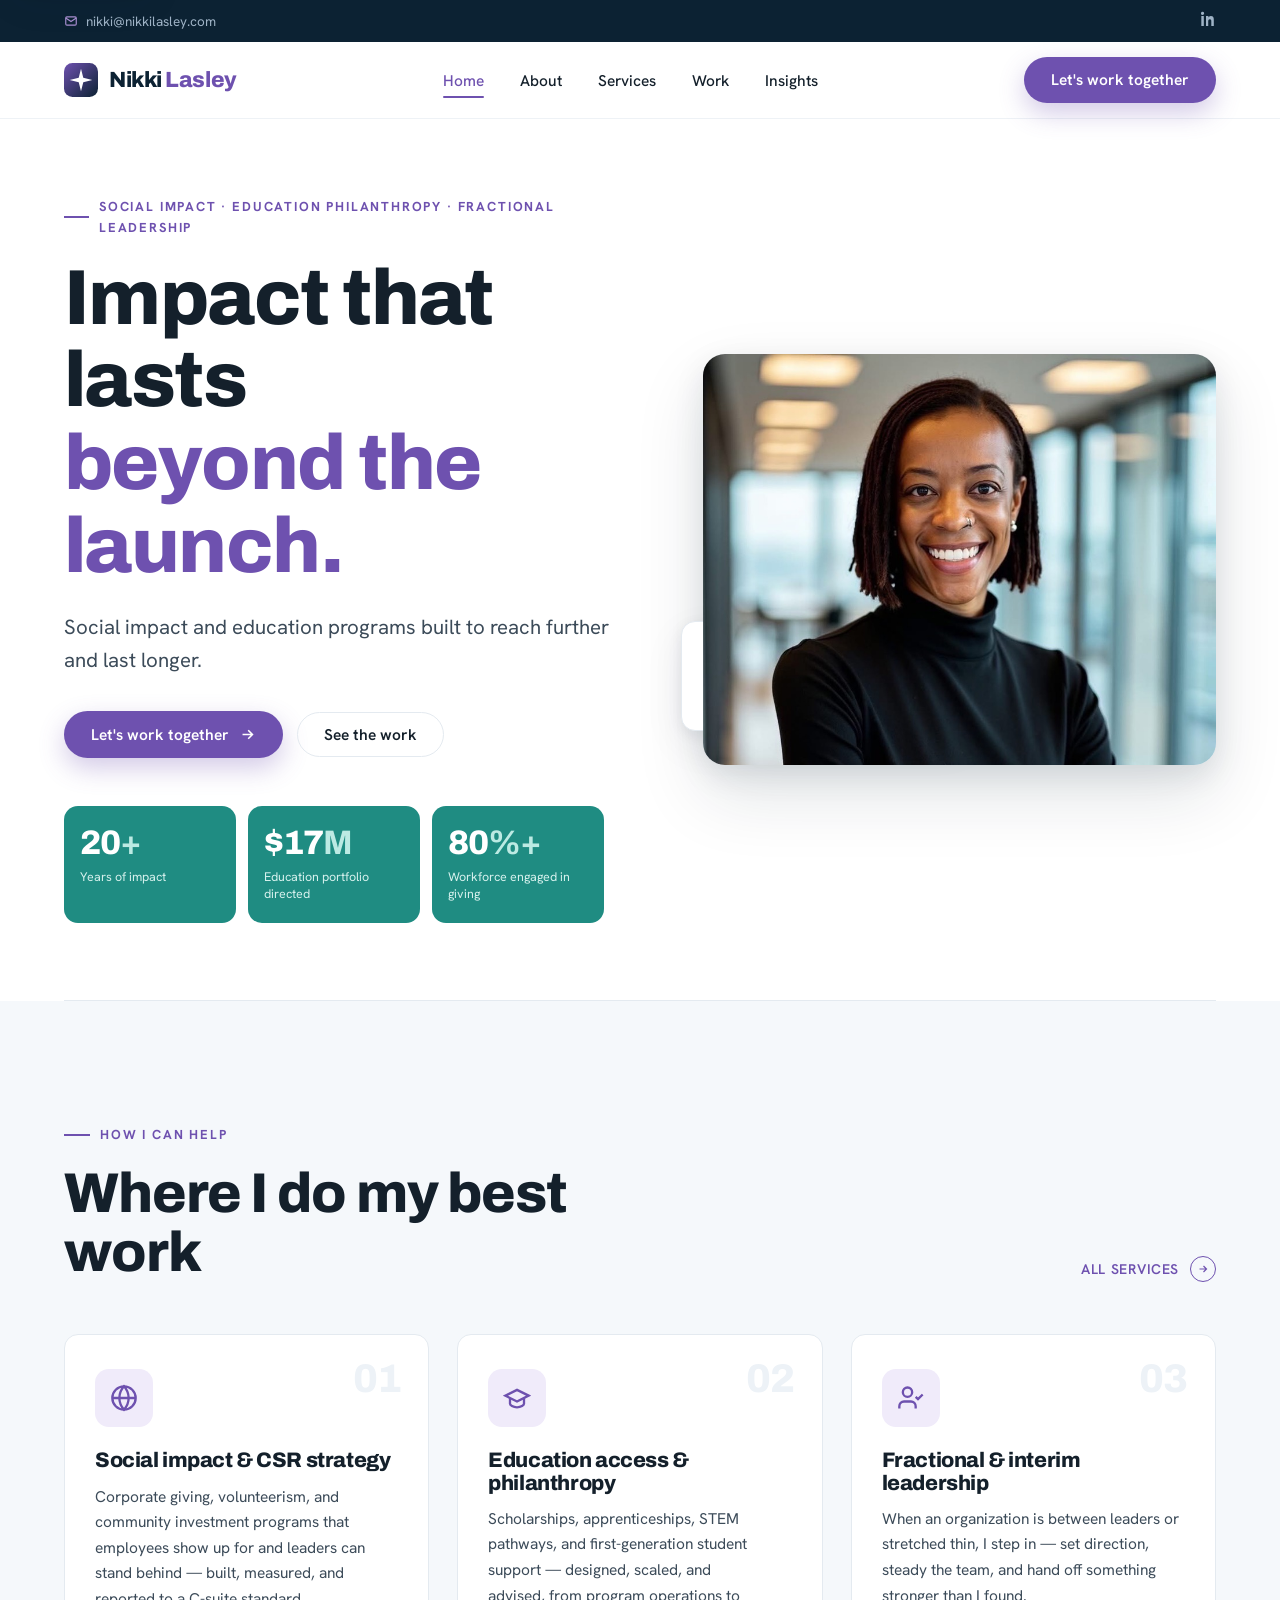
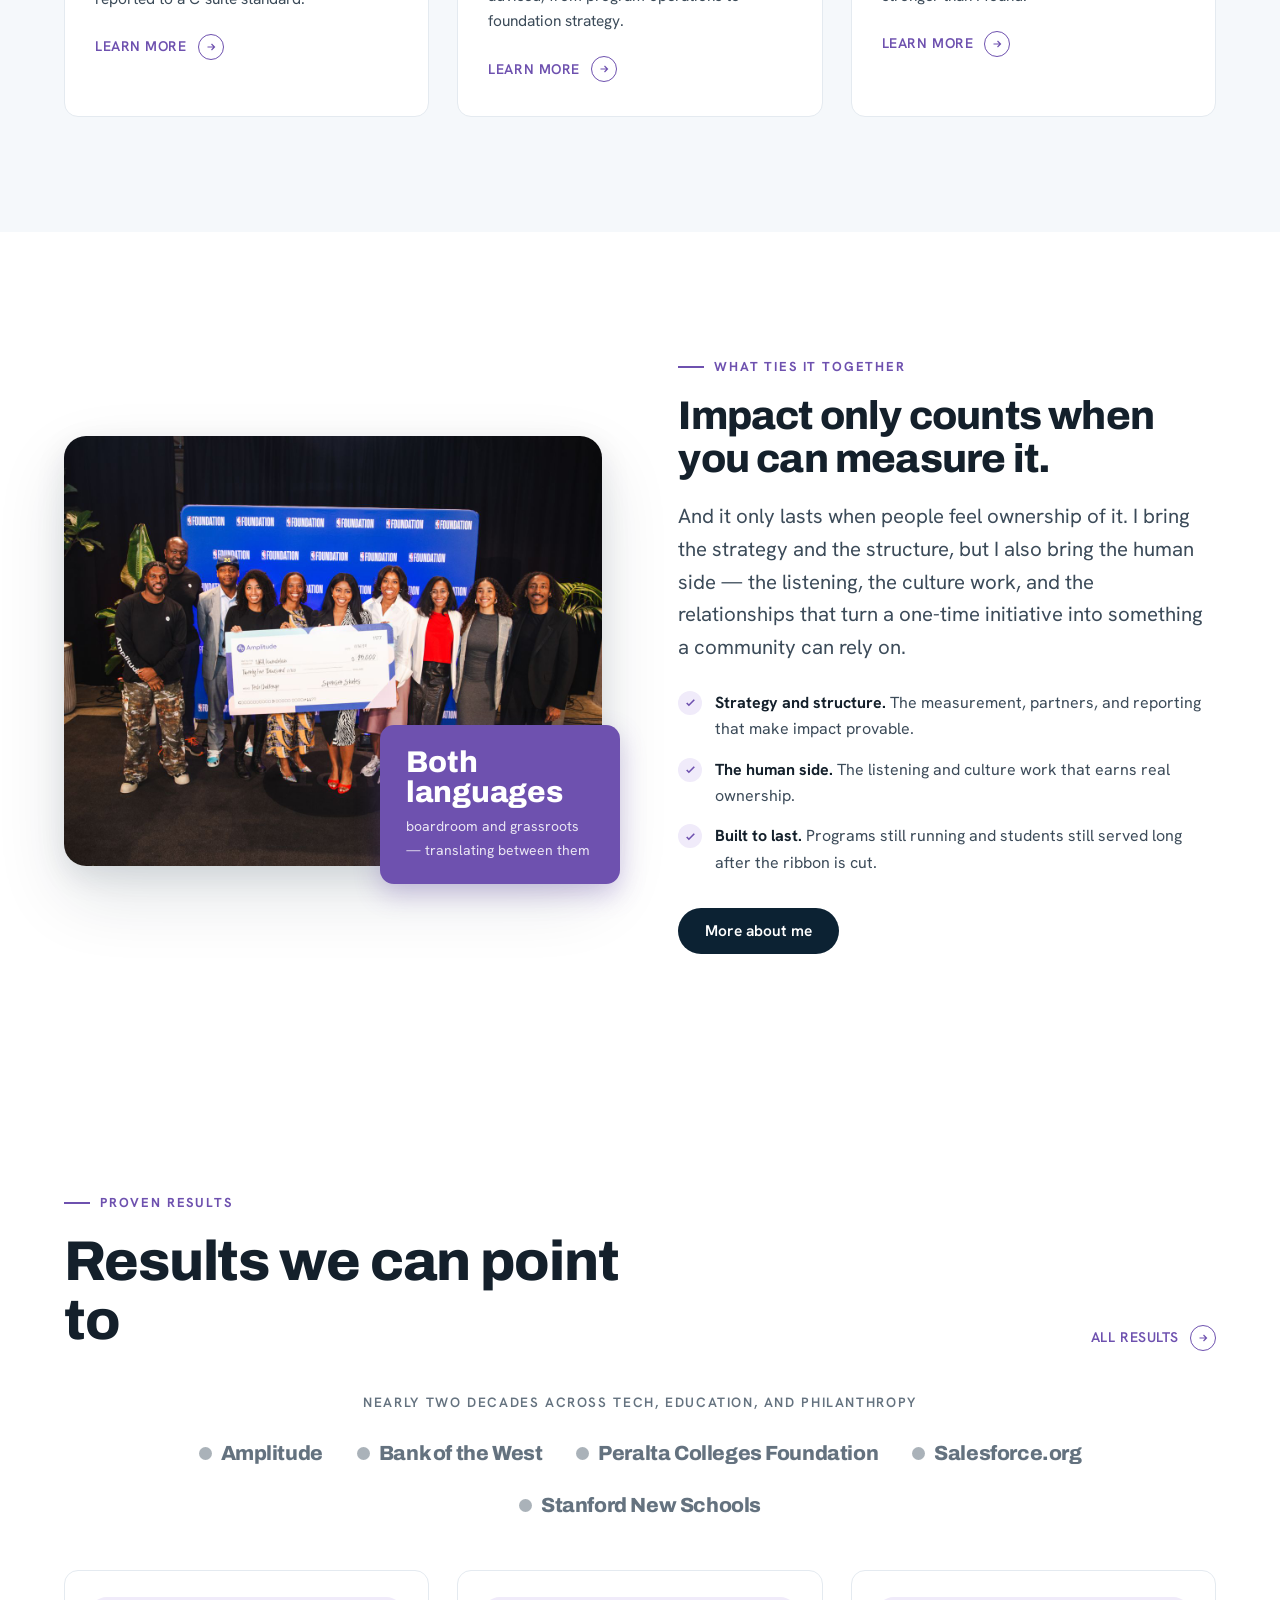
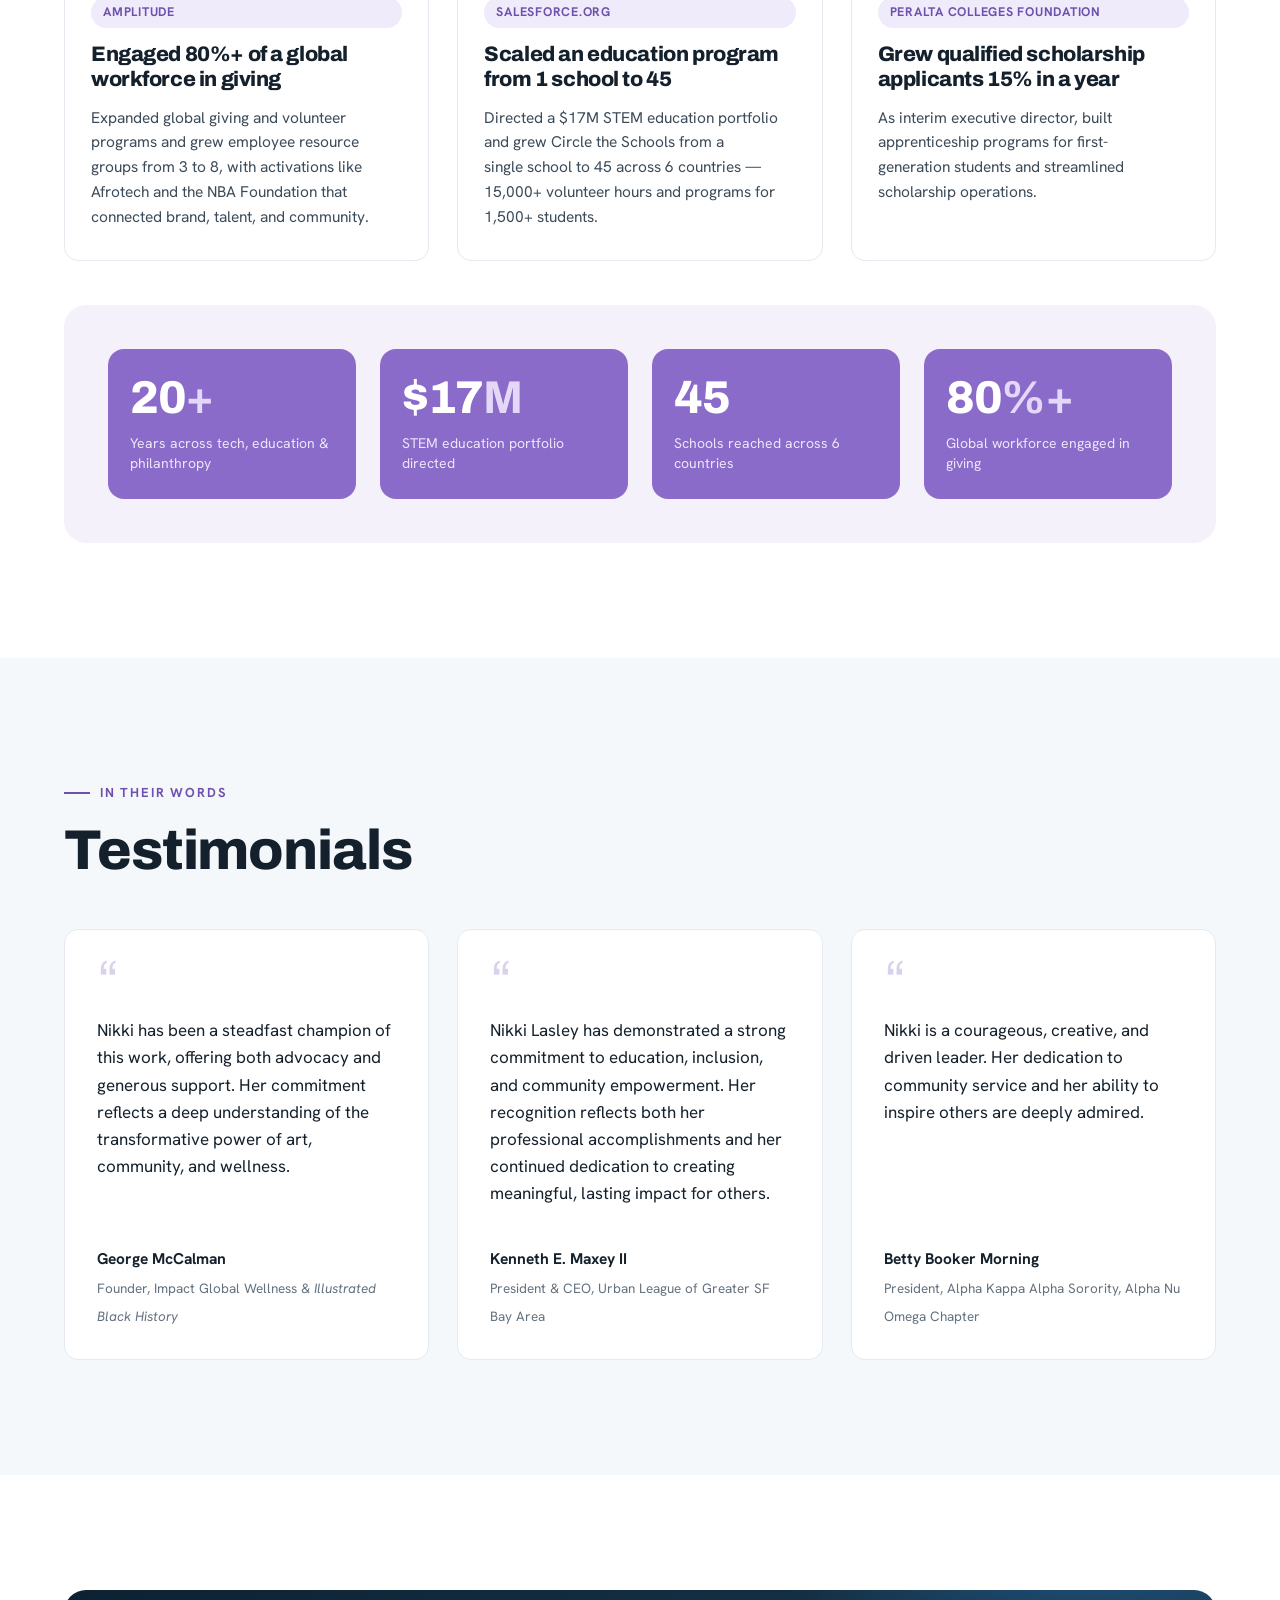
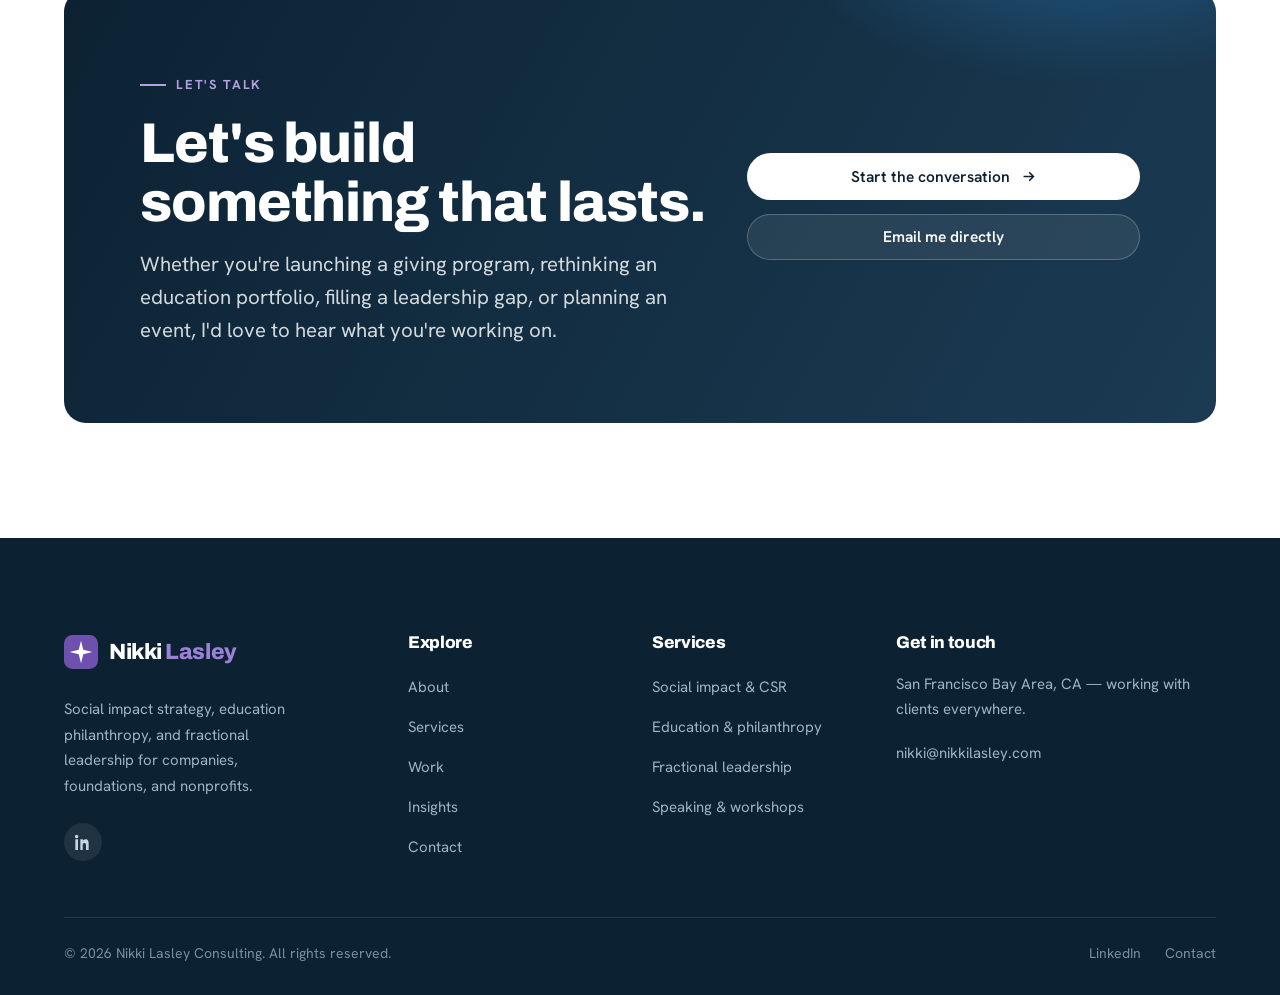
<file: index.html>
<!DOCTYPE html>
<html lang="en">
<head>
<meta charset="UTF-8" />
<meta name="viewport" content="width=device-width, initial-scale=1.0" />
<title>Nikki Lasley Consulting — Social Impact & Education Philanthropy</title>
<meta name="description" content="Social impact and education philanthropy consulting from Nikki Lasley — helping companies, foundations, and nonprofits build programs that actually last." />
<link rel="stylesheet" href="assets/styles.css" />
<noscript><style>.reveal{opacity:1!important;transform:none!important;}</style></noscript>
  <link rel="canonical" href="https://nikkilasley.com/" />
  <meta property="og:type" content="website" />
  <meta property="og:site_name" content="Nikki Lasley Consulting" />
  <meta property="og:title" content="Nikki Lasley Consulting — Social Impact & Education Philanthropy" />
  <meta property="og:description" content="Social impact and education philanthropy consulting from Nikki Lasley — helping companies, foundations, and nonprofits build programs that actually last." />
  <meta property="og:url" content="https://nikkilasley.com/" />
  <meta property="og:image" content="https://nikkilasley.com/assets/og-card.jpg" />
  <meta property="og:image:width" content="1200" />
  <meta property="og:image:height" content="630" />
  <meta property="og:image:alt" content="Nikki Lasley" />
  <meta name="twitter:card" content="summary_large_image" />
  <meta name="twitter:title" content="Nikki Lasley Consulting — Social Impact & Education Philanthropy" />
  <meta name="twitter:description" content="Social impact and education philanthropy consulting from Nikki Lasley — helping companies, foundations, and nonprofits build programs that actually last." />
  <meta name="twitter:image" content="https://nikkilasley.com/assets/og-card.jpg" />
  <script type="application/ld+json">
{"@context":"https://schema.org","@graph":[
{"@type":"Person","@id":"https://nikkilasley.com/#nikki","name":"Nikki Lasley","url":"https://nikkilasley.com/","image":"https://nikkilasley.com/assets/nikki.jpg","jobTitle":"Social Impact & Education Philanthropy Consultant","sameAs":["https://linkedin.com/in/nikkilasley"],"knowsAbout":["Social impact strategy","Corporate social responsibility","Education philanthropy","Employee volunteering","Fractional leadership"]},
{"@type":"ProfessionalService","@id":"https://nikkilasley.com/#business","name":"Nikki Lasley Consulting","url":"https://nikkilasley.com/","image":"https://nikkilasley.com/assets/nikki.jpg","founder":{"@id":"https://nikkilasley.com/#nikki"},"areaServed":["San Francisco Bay Area, CA","United States"],"description":"Social impact strategy, education philanthropy, and fractional leadership for companies, foundations, and nonprofits.","email":"nikki@nikkilasley.com"}
]}
</script>
</head>
<body>
<a class="skip-link" href="#main">Skip to content</a>

<!-- ============ TOP UTILITY BAR ============ -->
<div class="topbar">
  <div class="wrap-wide">
    <div class="tb-left">
      <a class="tb-item" href="mailto:nikki@nikkilasley.com">
        <svg viewBox="0 0 24 24" fill="none" stroke="currentColor" stroke-width="2"><rect x="3" y="5" width="18" height="14" rx="2"/><path d="m3 7 9 6 9-6"/></svg>
        nikki@nikkilasley.com
      </a>
    </div>
    <div class="tb-social" aria-label="Social links">
      <a href="https://linkedin.com/in/nikkilasley" aria-label="LinkedIn"><svg viewBox="0 0 24 24" fill="currentColor"><path d="M4.98 3.5A2.5 2.5 0 1 1 0 3.5a2.5 2.5 0 0 1 4.98 0zM.5 8h4V24h-4zM8 8h3.83v2.2h.05c.53-1 1.84-2.2 3.79-2.2 4.06 0 4.81 2.67 4.81 6.14V24h-4v-6.86c0-1.64-.03-3.75-2.29-3.75-2.29 0-2.64 1.79-2.64 3.63V24H8z"/></svg></a>
    </div>
  </div>
</div>

<!-- ============ HEADER ============ -->
<header class="site-header">
  <div class="wrap-wide nav">
    <a class="brand" href="index.html" aria-label="Nikki Lasley Consulting home">
      <svg class="mark" viewBox="0 0 36 36" aria-hidden="true">
        <defs><linearGradient id="bm" x1="0" y1="0" x2="1" y2="1">
          <stop offset="0" stop-color="#6E51AF"/><stop offset="1" stop-color="#0C2233"/>
        </linearGradient></defs>
        <rect width="36" height="36" rx="9" fill="url(#bm)"/>
        <path d="M18 6 L20.4 15.6 L30 18 L20.4 20.4 L18 30 L15.6 20.4 L6 18 L15.6 15.6 Z" fill="#fff"/>
      </svg>
      <span class="name">Nikki <b>Lasley</b></span>
    </a>
    <nav aria-label="Primary">
      <ul class="nav-links">
        <li><a href="index.html" class="active">Home</a></li>
        <li><a href="about.html">About</a></li>
        <li><a href="services.html">Services</a></li>
        <li><a href="work.html">Work</a></li>
        <li><a href="insights.html">Insights</a></li>
      </ul>
    </nav>
    <div class="nav-right">
      <a class="btn btn-primary" href="contact.html">Let's work together</a>
      <button class="nav-toggle" type="button" data-menu-toggle aria-label="Menu"><svg viewBox="0 0 24 24" fill="none" stroke="currentColor" stroke-width="2"><path d="M3 6h18M3 12h18M3 18h18"/></svg></button>
    </div>
  </div>
  <div class="mobile-menu">
    <ul>
      <li><a href="index.html">Home</a></li>
      <li><a href="about.html">About</a></li>
      <li><a href="services.html">Services</a></li>
      <li><a href="work.html">Work</a></li>
      <li><a href="insights.html">Insights</a></li>
      <li><a href="contact.html">Contact</a></li>
      <li><a class="btn btn-primary" href="contact.html">Let's work together</a></li>
    </ul>
  </div>
</header>

<!-- ============ HERO ============ -->
<section id="main" class="pad" style="padding-top:clamp(48px,6vw,84px);padding-bottom:clamp(48px,6vw,80px);overflow:hidden;">
  <div class="wrap-wide">
    <div style="display:grid;grid-template-columns:1.05fr .95fr;gap:clamp(40px,6vw,72px);align-items:center;" class="hero-grid">
      <div class="reveal hero-col">
        <span class="eyebrow">Social impact · education philanthropy · fractional leadership</span>
        <h1 class="h-xl" style="margin-bottom:24px;">Impact that lasts<br><span style="color:var(--blue)">beyond the launch.</span></h1>
        <p class="lead measure" style="margin-bottom:34px;">Social impact and education programs built to reach further and last longer.</p>
        <div class="hero-cta" style="display:flex;gap:14px;flex-wrap:wrap;align-items:center;">
          <a class="btn btn-primary" href="contact.html">Let's work together
            <svg viewBox="0 0 24 24" fill="none" stroke="currentColor" stroke-width="2.2"><path d="M5 12h14M13 6l6 6-6 6"/></svg></a>
          <a class="btn btn-ghost" href="work.html">See the work</a>
        </div>
        <div class="hero-stats" style="margin-top:48px;">
          <div class="stat-card-t"><div class="num">20<b>+</b></div><div class="lbl">Years of impact</div></div>
          <div class="stat-card-t"><div class="num">$17<b>M</b></div><div class="lbl">Education portfolio directed</div></div>
          <div class="stat-card-t"><div class="num">80<b>%+</b></div><div class="lbl">Workforce engaged in giving</div></div>
        </div>
      </div>
      <div class="reveal" style="position:relative;">
        <div class="ph ratio-54" style="border-radius:var(--r-lg);box-shadow:var(--sh-lg);overflow:hidden;">
          <img src="assets/nikki.jpg" alt="Nikki Lasley" style="width:100%;height:100%;object-fit:cover;object-position:center 22%;" />
        </div>
        <!-- floating proof card -->
        <div class="hero-float" style="position:absolute;left:-22px;bottom:34px;background:#fff;border:1px solid var(--line);border-radius:var(--r);box-shadow:var(--sh);padding:18px 22px;display:flex;align-items:center;gap:16px;max-width:290px;">
          <div style="width:50px;height:50px;border-radius:12px;background:var(--blue-tint);color:var(--blue);display:grid;place-items:center;flex:none;">
            <svg viewBox="0 0 24 24" fill="none" stroke="currentColor" stroke-width="2" width="24" height="24"><path d="M3 3v18h18"/><path d="m19 9-5 5-4-4-3 3"/></svg>
          </div>
          <div>
            <div style="font-family:var(--display);font-weight:800;font-size:22px;color:var(--ink);">1 → 45 schools</div>
            <div style="font-size:13.5px;color:var(--muted);line-height:1.3;">STEM education scaled across 6 countries</div>
          </div>
        </div>
      </div>
    </div>
  </div>
</section>

<!-- ============ HERO DIVIDER ============ -->
<section class="pad-sm" style="padding-top:0;padding-bottom:0;">
  <div class="wrap-wide"><hr class="divider" /></div>
</section>

<!-- ============ SERVICES ============ -->
<section class="pad bg-soft">
  <div class="wrap-wide">
    <div style="display:flex;justify-content:space-between;align-items:flex-end;gap:30px;flex-wrap:wrap;margin-bottom:52px;">
      <div class="reveal" style="max-width:620px;">
        <span class="eyebrow">How I can help</span>
        <h2 class="h-lg">Where I do my best work</h2>
      </div>
      <a class="more reveal" href="services.html">All services <span class="circ"><svg viewBox="0 0 24 24" fill="none" stroke="currentColor" stroke-width="2.4"><path d="M5 12h14M13 6l6 6-6 6"/></svg></span></a>
    </div>
    <div class="grid g-3">
      <div class="svc reveal">
        <span class="idx">01</span>
        <div class="tile"><svg viewBox="0 0 24 24" fill="none" stroke="currentColor" stroke-width="2"><circle cx="12" cy="12" r="10"/><path d="M2 12h20M12 2a15.3 15.3 0 0 1 4 10 15.3 15.3 0 0 1-4 10 15.3 15.3 0 0 1-4-10 15.3 15.3 0 0 1 4-10z"/></svg></div>
        <h3>Social impact &amp; CSR strategy</h3>
        <p>Corporate giving, volunteerism, and community investment programs that employees show up for and leaders can stand behind — built, measured, and reported to a C-suite standard.</p>
        <a class="more" href="services.html#impact">Learn more <span class="circ"><svg viewBox="0 0 24 24" fill="none" stroke="currentColor" stroke-width="2.4"><path d="M5 12h14M13 6l6 6-6 6"/></svg></span></a>
      </div>
      <div class="svc reveal">
        <span class="idx">02</span>
        <div class="tile"><svg viewBox="0 0 24 24" fill="none" stroke="currentColor" stroke-width="2"><path d="M22 10 12 5 2 10l10 5 10-5z"/><path d="M6 12v5c0 1 2.5 3 6 3s6-2 6-3v-5"/></svg></div>
        <h3>Education access &amp; philanthropy</h3>
        <p>Scholarships, apprenticeships, STEM pathways, and first-generation student support — designed, scaled, and advised, from program operations to foundation strategy.</p>
        <a class="more" href="services.html#education">Learn more <span class="circ"><svg viewBox="0 0 24 24" fill="none" stroke="currentColor" stroke-width="2.4"><path d="M5 12h14M13 6l6 6-6 6"/></svg></span></a>
      </div>
      <div class="svc reveal">
        <span class="idx">03</span>
        <div class="tile"><svg viewBox="0 0 24 24" fill="none" stroke="currentColor" stroke-width="2"><path d="M16 21v-2a4 4 0 0 0-4-4H6a4 4 0 0 0-4 4v2"/><circle cx="9" cy="7" r="4"/><path d="m16 11 2 2 4-4"/></svg></div>
        <h3>Fractional &amp; interim leadership</h3>
        <p>When an organization is between leaders or stretched thin, I step in — set direction, steady the team, and hand off something stronger than I found.</p>
        <a class="more" href="services.html#fractional">Learn more <span class="circ"><svg viewBox="0 0 24 24" fill="none" stroke="currentColor" stroke-width="2.4"><path d="M5 12h14M13 6l6 6-6 6"/></svg></span></a>
      </div>
    </div>
  </div>
</section>

<!-- ============ APPROACH / FEATURE ROW ============ -->
<section class="pad">
  <div class="wrap-wide">
    <div class="frow">
      <div class="frow-media reveal" style="position:relative;">
        <div style="aspect-ratio:5 / 4;border-radius:var(--r-lg);overflow:hidden;box-shadow:var(--sh-lg);">
          <img src="assets/home-feature.jpg" alt="Nikki Lasley and the Amplitude team presenting a grant to the NBA Foundation" style="width:100%;height:100%;object-fit:cover;object-position:center;" />
        </div>
        <div class="feat-float" style="position:absolute;right:-18px;bottom:-18px;background:var(--blue);color:#fff;border-radius:var(--r);padding:22px 26px;box-shadow:var(--sh-blue);max-width:240px;">
          <div style="font-family:var(--display);font-weight:800;font-size:30px;line-height:1;">Both<br>languages</div>
          <div style="font-size:14px;opacity:.85;margin-top:8px;">boardroom and grassroots — translating between them</div>
        </div>
      </div>
      <div class="reveal">
        <span class="eyebrow">What ties it together</span>
        <h2 class="h-md" style="margin-bottom:20px;">Impact only counts when you can measure it.</h2>
        <p class="lead" style="margin-bottom:26px;">And it only lasts when people feel ownership of it. I bring the strategy and the structure, but I also bring the human side — the listening, the culture work, and the relationships that turn a one-time initiative into something a community can rely on.</p>
        <ul class="checks" style="margin-bottom:32px;">
          <li><span class="ck"><svg viewBox="0 0 24 24" fill="none" stroke="currentColor" stroke-width="3"><path d="M5 13l4 4L19 7"/></svg></span><div><b style="color:var(--ink)">Strategy and structure.</b> The measurement, partners, and reporting that make impact provable.</div></li>
          <li><span class="ck"><svg viewBox="0 0 24 24" fill="none" stroke="currentColor" stroke-width="3"><path d="M5 13l4 4L19 7"/></svg></span><div><b style="color:var(--ink)">The human side.</b> The listening and culture work that earns real ownership.</div></li>
          <li><span class="ck"><svg viewBox="0 0 24 24" fill="none" stroke="currentColor" stroke-width="3"><path d="M5 13l4 4L19 7"/></svg></span><div><b style="color:var(--ink)">Built to last.</b> Programs still running and students still served long after the ribbon is cut.</div></li>
        </ul>
        <a class="btn btn-dark" href="about.html">More about me</a>
      </div>
    </div>
  </div>
</section>

<!-- ============ PROVEN RESULTS ============ -->
<section class="pad">
  <div class="wrap-wide">
    <div style="display:flex;justify-content:space-between;align-items:flex-end;gap:30px;flex-wrap:wrap;margin-bottom:40px;">
      <div class="reveal" style="max-width:620px;">
        <span class="eyebrow">Proven Results</span>
        <h2 class="h-lg">Results we can point to</h2>
      </div>
      <a class="more reveal" href="work.html">All results <span class="circ"><svg viewBox="0 0 24 24" fill="none" stroke="currentColor" stroke-width="2.4"><path d="M5 12h14M13 6l6 6-6 6"/></svg></span></a>
    </div>

    <!-- where the work happened -->
    <p class="reveal" style="text-align:center;font-size:13.5px;letter-spacing:.12em;text-transform:uppercase;color:var(--muted);font-weight:600;margin-bottom:24px;">Nearly two decades across tech, education, and philanthropy</p>
    <div class="logos reveal" style="margin-bottom:48px;">
      <span class="lg"><span class="dot"></span>Amplitude</span>
      <span class="lg"><span class="dot"></span>Bank of the West</span>
      <span class="lg"><span class="dot"></span>Peralta Colleges Foundation</span>
      <span class="lg"><span class="dot"></span>Salesforce.org</span>
      <span class="lg"><span class="dot"></span>Stanford New Schools</span>
    </div>

    <!-- what the work delivered -->
    <div class="grid g-3">
      <article class="card reveal">
        <div class="card-body">
          <span class="tag">Amplitude</span>
          <h3>Engaged 80%+ of a global workforce in giving</h3>
          <p>Expanded global giving and volunteer programs and grew employee resource groups from 3 to 8, with activations like Afrotech and the NBA Foundation that connected brand, talent, and community.</p>
        </div>
      </article>
      <article class="card reveal">
        <div class="card-body">
          <span class="tag">Salesforce.org</span>
          <h3>Scaled an education program from 1 school to 45</h3>
          <p>Directed a $17M STEM education portfolio and grew Circle the Schools from a single school to 45 across 6 countries &mdash; 15,000+ volunteer hours and programs for 1,500+ students.</p>
        </div>
      </article>
      <article class="card reveal">
        <div class="card-body">
          <span class="tag">Peralta Colleges Foundation</span>
          <h3>Grew qualified scholarship applicants 15% in a year</h3>
          <p>As interim executive director, built apprenticeship programs for first-generation students and streamlined scholarship operations.</p>
        </div>
      </article>
    </div>

    <!-- the numbers behind the work -->
    <div style="background:#F4F1FA;border-radius:var(--r-lg);padding:clamp(28px,4vw,44px);margin-top:44px;">
      <div class="stats">
        <div class="stat-card reveal"><div class="num">20<b>+</b></div><div class="lbl">Years across tech, education &amp; philanthropy</div></div>
        <div class="stat-card reveal"><div class="num">$17<b>M</b></div><div class="lbl">STEM education portfolio directed</div></div>
        <div class="stat-card reveal"><div class="num">45</div><div class="lbl">Schools reached across 6 countries</div></div>
        <div class="stat-card reveal"><div class="num">80<b>%+</b></div><div class="lbl">Global workforce engaged in giving</div></div>
      </div>
    </div>
  </div>
</section>

<!-- ============ TESTIMONIALS ============ -->
<section class="pad bg-soft">
  <div class="wrap-wide">
    <div style="display:flex;justify-content:space-between;align-items:flex-end;gap:30px;flex-wrap:wrap;margin-bottom:48px;">
      <div class="reveal" style="max-width:560px;">
        <span class="eyebrow">In their words</span>
        <h2 class="h-lg">Testimonials</h2>
      </div>
    </div>
    <div class="grid g-3">
      <figure class="quote reveal" style="margin:0;">
        <div class="mark">&ldquo;</div>
        <p>Nikki has been a steadfast champion of this work, offering both advocacy and generous support. Her commitment reflects a deep understanding of the transformative power of art, community, and wellness.</p>
        <figcaption class="who">
          <span><span class="nm">George McCalman</span><br><span class="rl">Founder, Impact Global Wellness &amp; <em>Illustrated Black History</em></span></span>
        </figcaption>
      </figure>
      <figure class="quote reveal" style="margin:0;">
        <div class="mark">&ldquo;</div>
        <p>Nikki Lasley has demonstrated a strong commitment to education, inclusion, and community empowerment. Her recognition reflects both her professional accomplishments and her continued dedication to creating meaningful, lasting impact for others.</p>
        <figcaption class="who">
          <span><span class="nm">Kenneth E. Maxey II</span><br><span class="rl">President &amp; CEO, Urban League of Greater SF Bay Area</span></span>
        </figcaption>
      </figure>
      <figure class="quote reveal" style="margin:0;">
        <div class="mark">&ldquo;</div>
        <p>Nikki is a courageous, creative, and driven leader. Her dedication to community service and her ability to inspire others are deeply admired.</p>
        <figcaption class="who">
          <span><span class="nm">Betty Booker Morning</span><br><span class="rl">President, Alpha Kappa Alpha Sorority, Alpha Nu Omega Chapter</span></span>
        </figcaption>
      </figure>
    </div>
  </div>
</section>

<!-- ============ CTA BAND ============ -->
<section class="pad">
  <div class="wrap-wide">
    <div class="cta-band reveal">
      <div style="display:grid;grid-template-columns:1.3fr .9fr;gap:40px;align-items:center;" class="cta-grid">
        <div>
          <span class="eyebrow on-dark">Let's talk</span>
          <h2 class="h-lg" style="color:#fff;margin-bottom:16px;">Let's build something that lasts.</h2>
          <p class="lead" style="color:rgba(255,255,255,.82);max-width:48ch;">Whether you're launching a giving program, rethinking an education portfolio, filling a leadership gap, or planning an event, I'd love to hear what you're working on.</p>
        </div>
        <div style="display:flex;flex-direction:column;gap:14px;align-items:flex-start;">
          <a class="btn btn-white" href="contact.html" style="width:100%;justify-content:center;">Start the conversation
            <svg viewBox="0 0 24 24" fill="none" stroke="currentColor" stroke-width="2.2"><path d="M5 12h14M13 6l6 6-6 6"/></svg></a>
          <a class="btn btn-on-dark" href="mailto:nikki@nikkilasley.com" style="width:100%;justify-content:center;">Email me directly</a>
        </div>
      </div>
    </div>
  </div>
</section>

<!-- ============ FOOTER ============ -->
<footer class="site-footer">
  <div class="wrap-wide">
    <div class="foot-grid">
      <div>
        <a class="brand" href="index.html">
          <svg class="mark" viewBox="0 0 36 36" aria-hidden="true">
            <rect width="36" height="36" rx="9" fill="#6E51AF"/>
            <path d="M18 6 L20.4 15.6 L30 18 L20.4 20.4 L18 30 L15.6 20.4 L6 18 L15.6 15.6 Z" fill="#fff"/>
          </svg>
          <span class="name">Nikki <b>Lasley</b></span>
        </a>
        <p class="foot-about">Social impact strategy, education philanthropy, and fractional leadership for companies, foundations, and nonprofits.</p>
        <div class="foot-social">
          <a href="https://linkedin.com/in/nikkilasley" aria-label="LinkedIn"><svg viewBox="0 0 24 24" fill="currentColor"><path d="M4.98 3.5A2.5 2.5 0 1 1 0 3.5a2.5 2.5 0 0 1 4.98 0zM.5 8h4V24h-4zM8 8h3.83v2.2h.05c.53-1 1.84-2.2 3.79-2.2 4.06 0 4.81 2.67 4.81 6.14V24h-4v-6.86c0-1.64-.03-3.75-2.29-3.75-2.29 0-2.64 1.79-2.64 3.63V24H8z"/></svg></a>
        </div>
      </div>
      <div class="foot-col">
        <h3>Explore</h3>
        <ul>
          <li><a href="about.html">About</a></li>
          <li><a href="services.html">Services</a></li>
          <li><a href="work.html">Work</a></li>
          <li><a href="insights.html">Insights</a></li>
          <li><a href="contact.html">Contact</a></li>
        </ul>
      </div>
      <div class="foot-col">
        <h3>Services</h3>
        <ul>
          <li><a href="services.html#impact">Social impact &amp; CSR</a></li>
          <li><a href="services.html#education">Education &amp; philanthropy</a></li>
          <li><a href="services.html#fractional">Fractional leadership</a></li>
          <li><a href="services.html#speaking">Speaking &amp; workshops</a></li>
        </ul>
      </div>
      <div class="foot-col foot-news">
        <h3>Get in touch</h3>
        <p>San Francisco Bay Area, CA — working with clients everywhere.</p>
        <div style="display:grid;gap:10px;font-size:15px;margin-top:6px;">
          <a href="mailto:nikki@nikkilasley.com" style="color:#9FB3C6;">nikki@nikkilasley.com</a>
        </div>
      </div>
    </div>
    <div class="foot-bottom">
      <span>© 2026 Nikki Lasley Consulting. All rights reserved.</span>
      <div class="fb-links">
        <a href="https://linkedin.com/in/nikkilasley">LinkedIn</a>
        <a href="contact.html">Contact</a>
      </div>
    </div>
  </div>
</footer>

<script src="assets/site.js"></script>
</body>
</html>
</file>
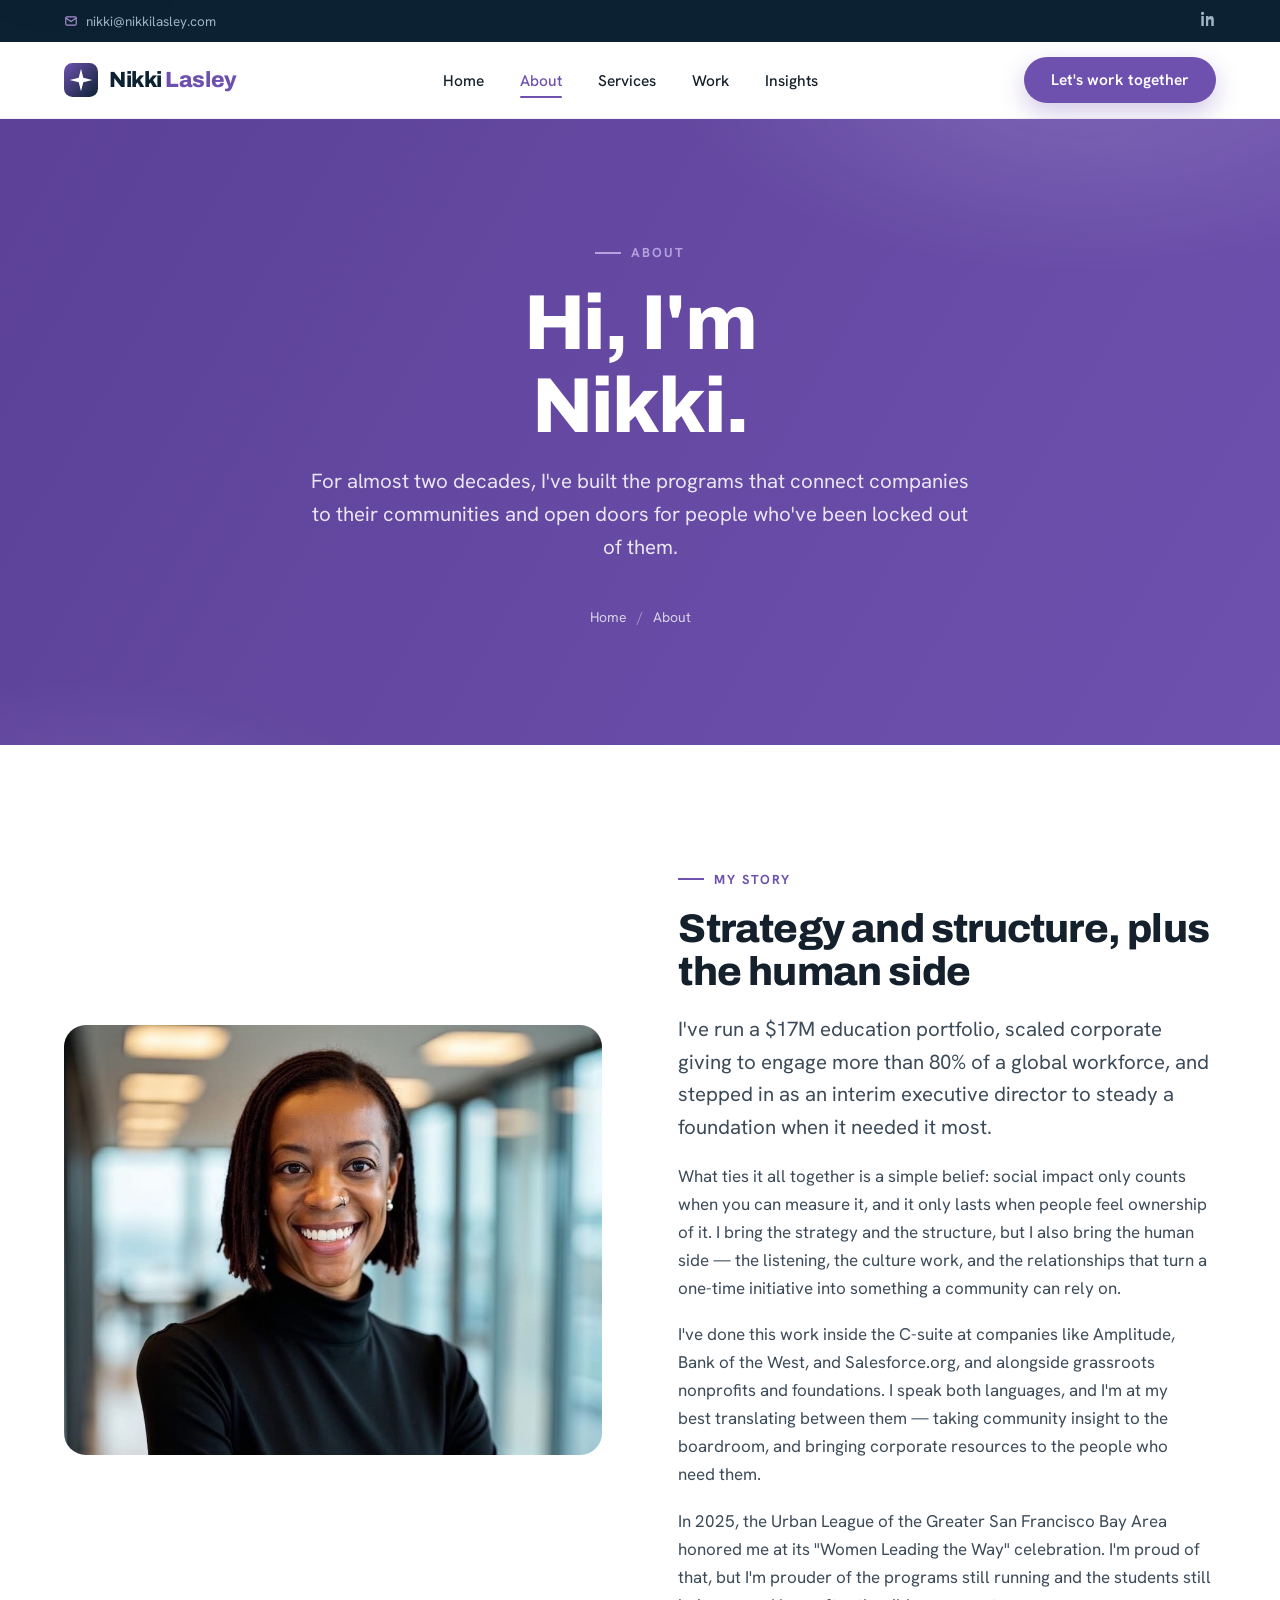
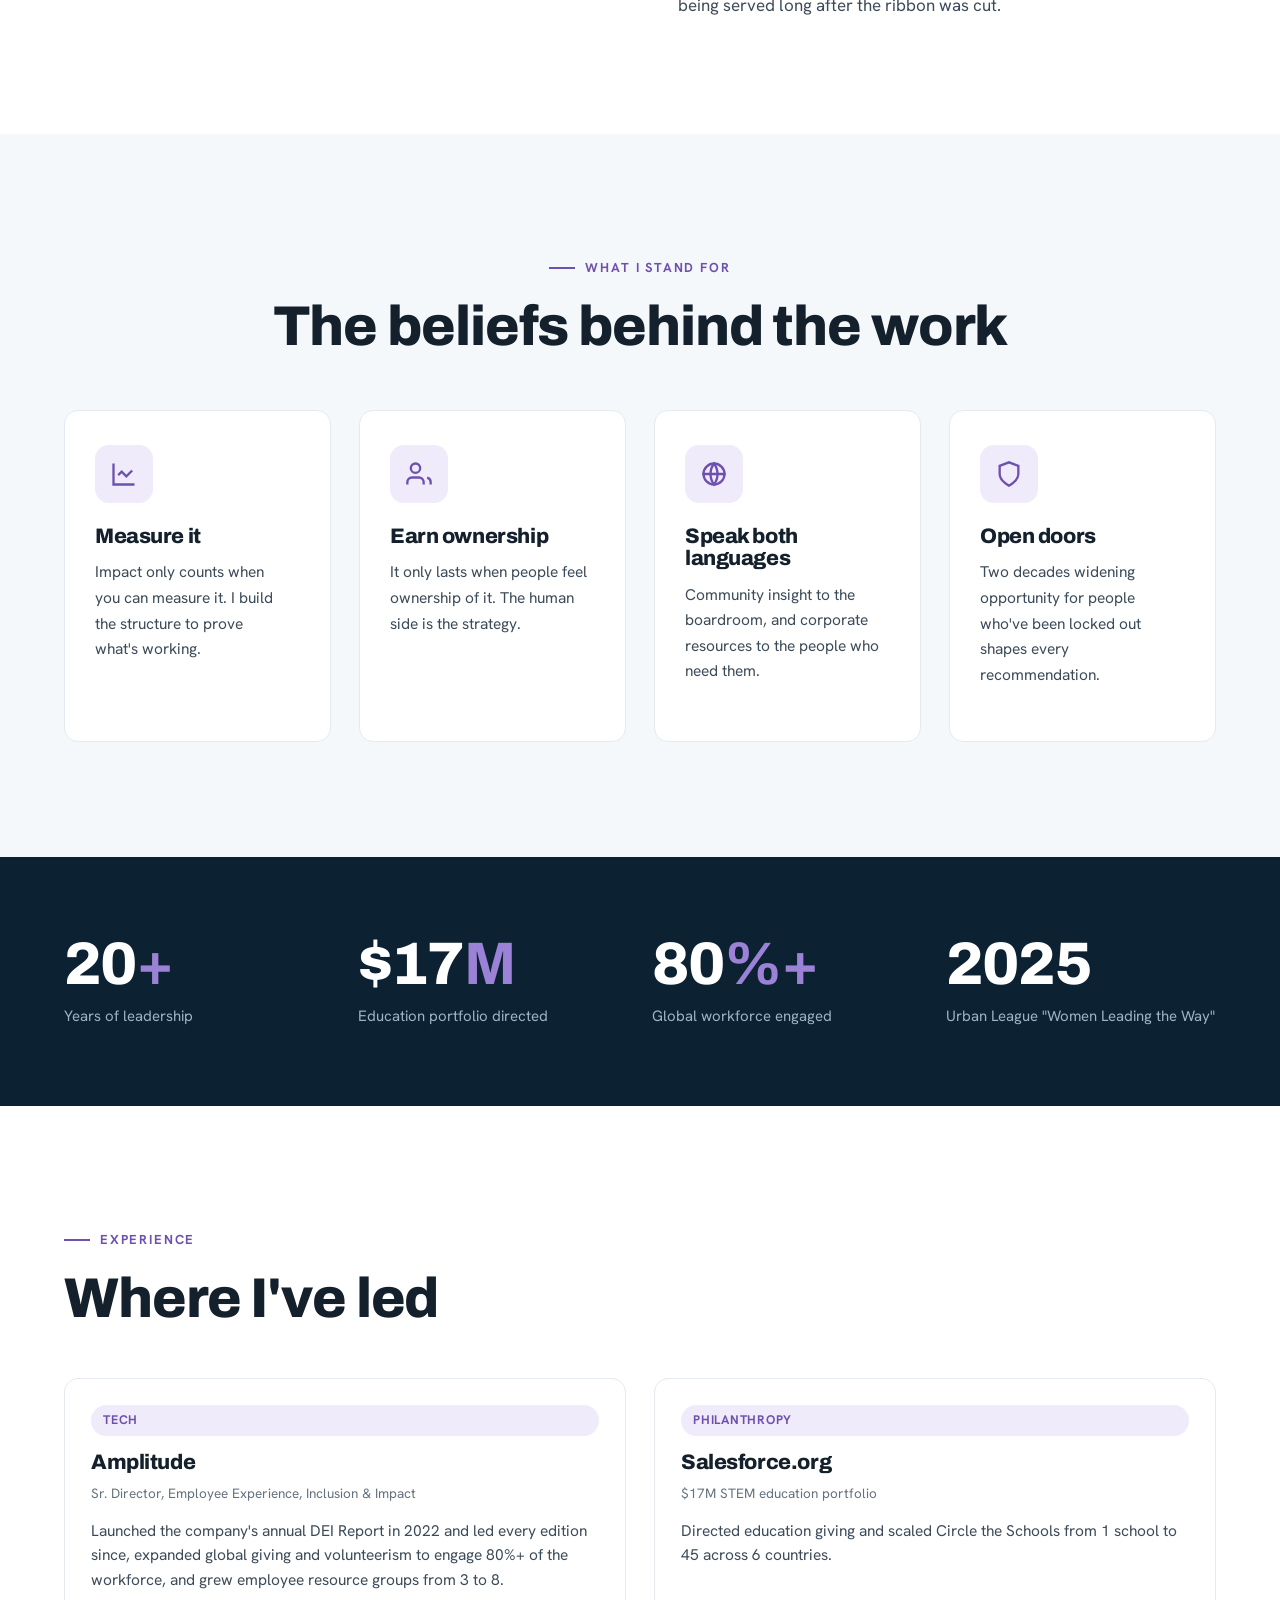
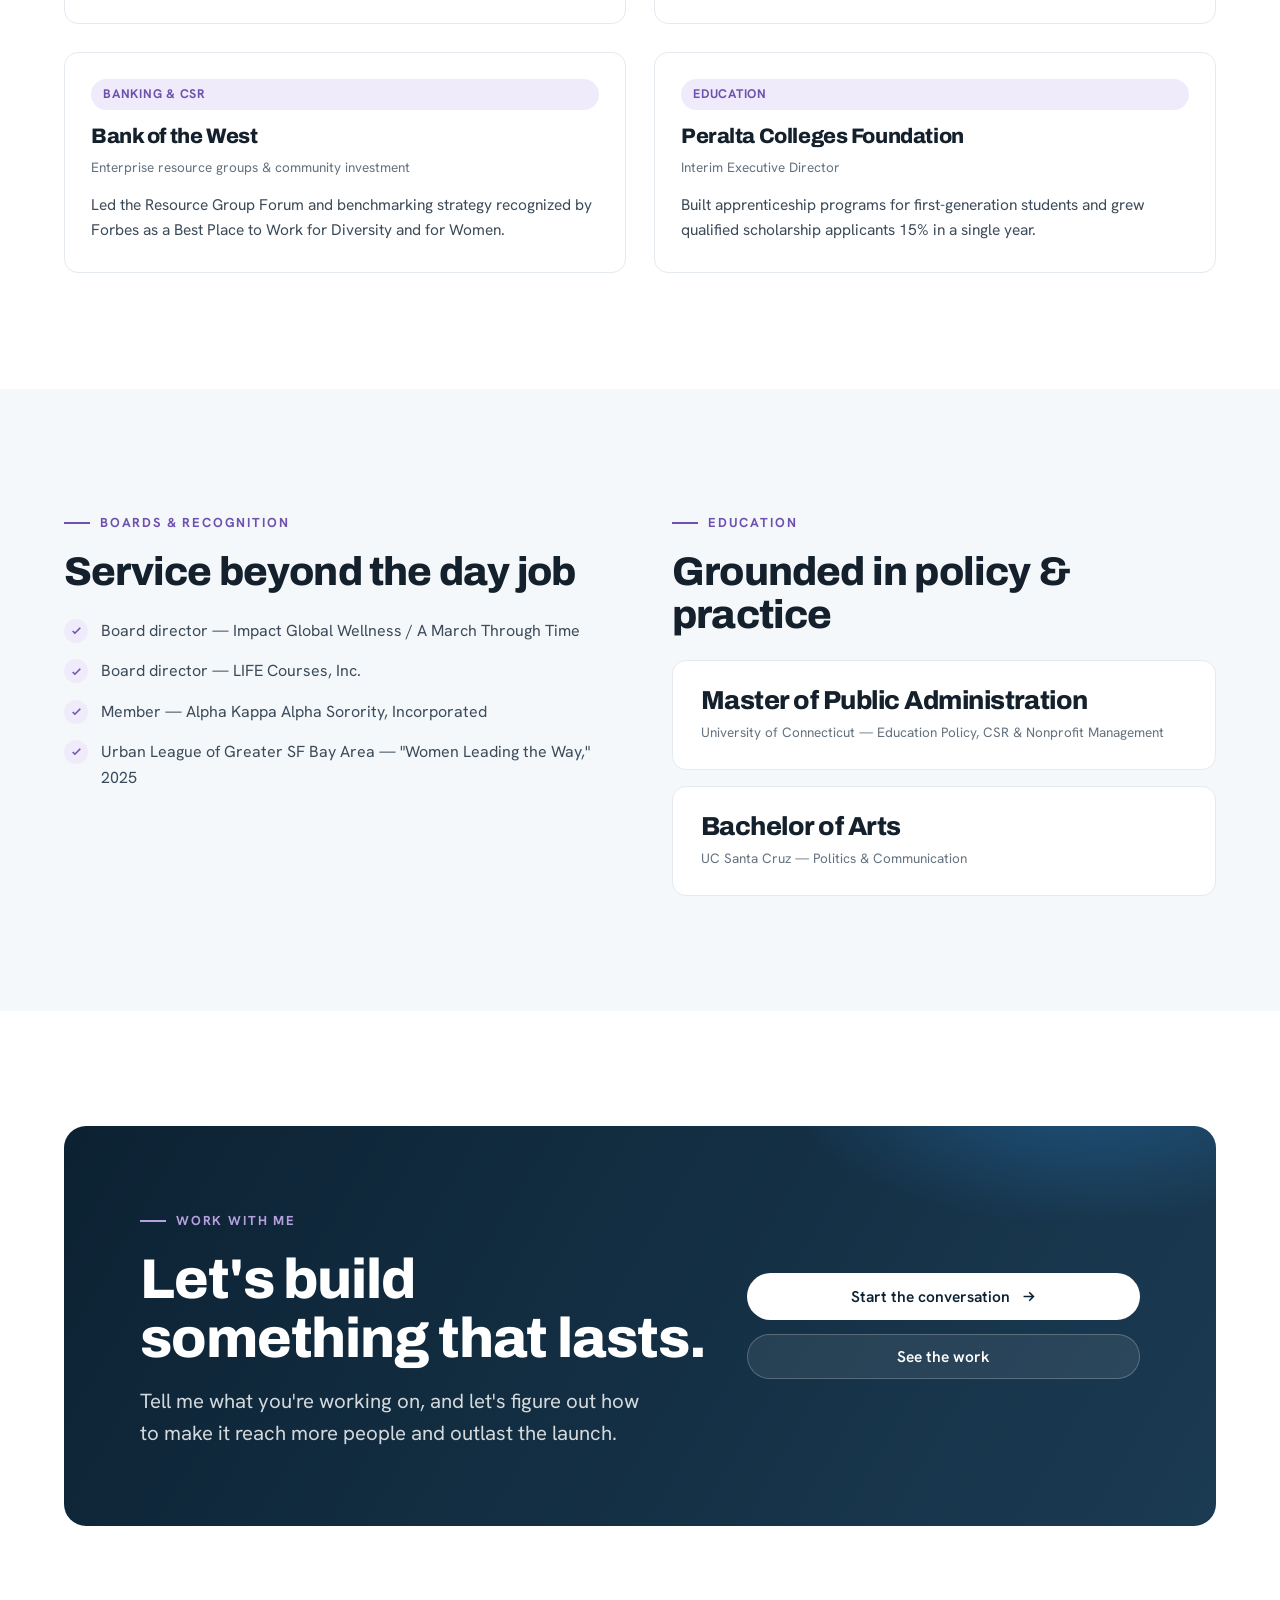
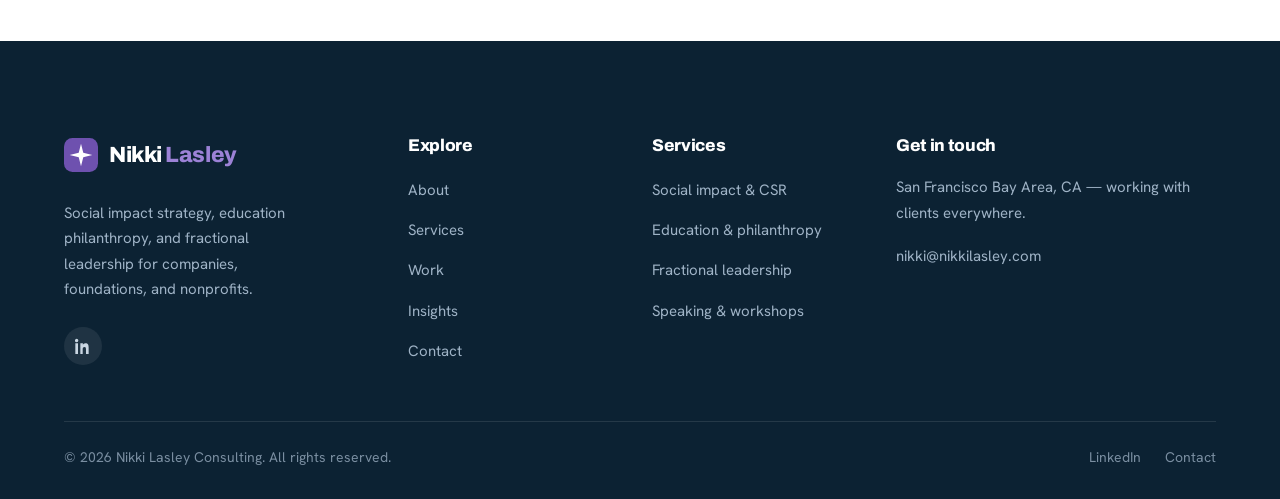
<file: about.html>
<!DOCTYPE html>
<html lang="en">
<head>
<meta charset="UTF-8" />
<meta name="viewport" content="width=device-width, initial-scale=1.0" />
<title>About — Nikki Lasley Consulting</title>
<meta name="description" content="Nearly two decades connecting companies to their communities and opening doors for those locked out — Nikki Lasley's story, credentials, and approach." />
<link rel="stylesheet" href="assets/styles.css" />
<noscript><style>.reveal{opacity:1!important;transform:none!important;}</style></noscript>
  <link rel="canonical" href="https://nikkilasley.com/about" />
  <meta property="og:type" content="profile" />
  <meta property="og:site_name" content="Nikki Lasley Consulting" />
  <meta property="og:title" content="About — Nikki Lasley Consulting" />
  <meta property="og:description" content="Nearly two decades connecting companies to their communities and opening doors for those locked out — Nikki Lasley's story, credentials, and approach." />
  <meta property="og:url" content="https://nikkilasley.com/about" />
  <meta property="og:image" content="https://nikkilasley.com/assets/og-card.jpg" />
  <meta property="og:image:width" content="1200" />
  <meta property="og:image:height" content="630" />
  <meta property="og:image:alt" content="Nikki Lasley" />
  <meta name="twitter:card" content="summary_large_image" />
  <meta name="twitter:title" content="About — Nikki Lasley Consulting" />
  <meta name="twitter:description" content="Nearly two decades connecting companies to their communities and opening doors for those locked out — Nikki Lasley's story, credentials, and approach." />
  <meta name="twitter:image" content="https://nikkilasley.com/assets/og-card.jpg" />
</head>
<body>
<a class="skip-link" href="#main">Skip to content</a>

<!-- TOPBAR -->
<div class="topbar">
  <div class="wrap-wide">
    <div class="tb-left">
      <a class="tb-item" href="mailto:nikki@nikkilasley.com"><svg viewBox="0 0 24 24" fill="none" stroke="currentColor" stroke-width="2"><rect x="3" y="5" width="18" height="14" rx="2"/><path d="m3 7 9 6 9-6"/></svg>nikki@nikkilasley.com</a>
    </div>
    <div class="tb-social">
      <a href="https://linkedin.com/in/nikkilasley" aria-label="LinkedIn"><svg viewBox="0 0 24 24" fill="currentColor"><path d="M4.98 3.5A2.5 2.5 0 1 1 0 3.5a2.5 2.5 0 0 1 4.98 0zM.5 8h4V24h-4zM8 8h3.83v2.2h.05c.53-1 1.84-2.2 3.79-2.2 4.06 0 4.81 2.67 4.81 6.14V24h-4v-6.86c0-1.64-.03-3.75-2.29-3.75-2.29 0-2.64 1.79-2.64 3.63V24H8z"/></svg></a>
    </div>
  </div>
</div>

<!-- HEADER -->
<header class="site-header">
  <div class="wrap-wide nav">
    <a class="brand" href="index.html"><svg class="mark" viewBox="0 0 36 36"><defs><linearGradient id="bm" x1="0" y1="0" x2="1" y2="1"><stop offset="0" stop-color="#6E51AF"/><stop offset="1" stop-color="#0C2233"/></linearGradient></defs><rect width="36" height="36" rx="9" fill="url(#bm)"/><path d="M18 6 L20.4 15.6 L30 18 L20.4 20.4 L18 30 L15.6 20.4 L6 18 L15.6 15.6 Z" fill="#fff"/></svg><span class="name">Nikki <b>Lasley</b></span></a>
    <nav aria-label="Primary"><ul class="nav-links">
      <li><a href="index.html">Home</a></li><li><a href="about.html" class="active">About</a></li><li><a href="services.html">Services</a></li><li><a href="work.html">Work</a></li><li><a href="insights.html">Insights</a></li>
    </ul></nav>
    <div class="nav-right">
      <a class="btn btn-primary" href="contact.html">Let's work together</a>
      <button class="nav-toggle" type="button" data-menu-toggle aria-label="Menu"><svg viewBox="0 0 24 24" fill="none" stroke="currentColor" stroke-width="2"><path d="M3 6h18M3 12h18M3 18h18"/></svg></button>
    </div>
  </div>
  <div class="mobile-menu"><ul><li><a href="index.html">Home</a></li><li><a href="about.html">About</a></li><li><a href="services.html">Services</a></li><li><a href="work.html">Work</a></li><li><a href="insights.html">Insights</a></li><li><a href="contact.html">Contact</a></li><li><a class="btn btn-primary" href="contact.html">Let's work together</a></li></ul></div>
</header>

<!-- HERO -->
<section id="main" class="phero">
  <div class="wrap">
    <span class="eyebrow center on-dark">About</span>
    <h1 class="h-xl">Hi, I'm<br>Nikki.</h1>
    <p class="lead mx-auto measure" style="margin-top:18px;color:rgba(255,255,255,.86);">For almost two decades, I've built the programs that connect companies to their communities and open doors for people who've been locked out of them.</p>
    <div class="crumbs"><a href="index.html">Home</a><span>/</span>About</div>
  </div>
</section>

<!-- STORY -->
<section class="pad">
  <div class="wrap-wide">
    <div class="frow">
      <div class="frow-media reveal">
        <div class="ph ratio-54" style="border-radius:var(--r-lg);overflow:hidden;"><img src="assets/nikki.jpg" alt="Nikki Lasley" style="width:100%;height:100%;object-fit:cover;object-position:center 22%;" /></div>
      </div>
      <div class="reveal">
        <span class="eyebrow">My story</span>
        <h2 class="h-md" style="margin-bottom:20px;">Strategy and structure, plus the human side</h2>
        <p class="lead" style="margin-bottom:18px;">I've run a $17M education portfolio, scaled corporate giving to engage more than 80% of a global workforce, and stepped in as an interim executive director to steady a foundation when it needed it most.</p>
        <p style="margin-bottom:18px;">What ties it all together is a simple belief: social impact only counts when you can measure it, and it only lasts when people feel ownership of it. I bring the strategy and the structure, but I also bring the human side — the listening, the culture work, and the relationships that turn a one-time initiative into something a community can rely on.</p>
        <p style="margin-bottom:18px;">I've done this work inside the C-suite at companies like Amplitude, Bank of the West, and Salesforce.org, and alongside grassroots nonprofits and foundations. I speak both languages, and I'm at my best translating between them — taking community insight to the boardroom, and bringing corporate resources to the people who need them.</p>
        <p>In 2025, the Urban League of the Greater San Francisco Bay Area honored me at its "Women Leading the Way" celebration. I'm proud of that, but I'm prouder of the programs still running and the students still being served long after the ribbon was cut.</p>
      </div>
    </div>
  </div>
</section>

<!-- VALUES -->
<section class="pad bg-soft">
  <div class="wrap-wide">
    <div class="center reveal" style="margin-bottom:54px;">
      <span class="eyebrow center">What I stand for</span>
      <h2 class="h-lg measure mx-auto">The beliefs behind the work</h2>
    </div>
    <div class="grid g-4">
      <div class="svc reveal">
        <div class="tile"><svg viewBox="0 0 24 24" fill="none" stroke="currentColor" stroke-width="2"><path d="M3 3v18h18"/><path d="m19 9-5 5-4-4-3 3"/></svg></div>
        <h3>Measure it</h3>
        <p>Impact only counts when you can measure it. I build the structure to prove what's working.</p>
      </div>
      <div class="svc reveal">
        <div class="tile"><svg viewBox="0 0 24 24" fill="none" stroke="currentColor" stroke-width="2"><path d="M16 21v-2a4 4 0 0 0-4-4H6a4 4 0 0 0-4 4v2"/><circle cx="9" cy="7" r="4"/><path d="M22 21v-2a4 4 0 0 0-3-3.87"/></svg></div>
        <h3>Earn ownership</h3>
        <p>It only lasts when people feel ownership of it. The human side is the strategy.</p>
      </div>
      <div class="svc reveal">
        <div class="tile"><svg viewBox="0 0 24 24" fill="none" stroke="currentColor" stroke-width="2"><circle cx="12" cy="12" r="9"/><path d="M2 12h20M12 3a15 15 0 0 1 0 18 15 15 0 0 1 0-18z"/></svg></div>
        <h3>Speak both languages</h3>
        <p>Community insight to the boardroom, and corporate resources to the people who need them.</p>
      </div>
      <div class="svc reveal">
        <div class="tile"><svg viewBox="0 0 24 24" fill="none" stroke="currentColor" stroke-width="2"><path d="M12 22s8-4 8-10V5l-8-3-8 3v7c0 6 8 10 8 10z"/></svg></div>
        <h3>Open doors</h3>
        <p>Two decades widening opportunity for people who've been locked out shapes every recommendation.</p>
      </div>
    </div>
  </div>
</section>

<!-- STATS -->
<section class="pad-sm bg-navy">
  <div class="wrap-wide">
    <div class="stats">
      <div class="stat on-dark reveal"><div class="num">20<b style="color:var(--blue-bright)">+</b></div><div class="lbl">Years of leadership</div></div>
      <div class="stat on-dark reveal"><div class="num">$17<b style="color:var(--blue-bright)">M</b></div><div class="lbl">Education portfolio directed</div></div>
      <div class="stat on-dark reveal"><div class="num">80<b style="color:var(--blue-bright)">%+</b></div><div class="lbl">Global workforce engaged</div></div>
      <div class="stat on-dark reveal"><div class="num">2025</div><div class="lbl">Urban League "Women Leading the Way"</div></div>
    </div>
  </div>
</section>

<!-- EXPERIENCE -->
<section class="pad">
  <div class="wrap-wide">
    <div class="reveal" style="max-width:600px;margin-bottom:50px;">
      <span class="eyebrow">Experience</span>
      <h2 class="h-lg">Where I've led</h2>
    </div>
    <div class="grid g-2">
      <div class="card reveal">
        <div class="card-body">
          <span class="tag">Tech</span>
          <h3>Amplitude</h3>
          <div class="meta" style="margin-top:-6px;">Sr. Director, Employee Experience, Inclusion &amp; Impact</div>
          <p>Launched the company's annual DEI Report in 2022 and led every edition since, expanded global giving and volunteerism to engage 80%+ of the workforce, and grew employee resource groups from 3 to 8.</p>
        </div>
      </div>
      <div class="card reveal">
        <div class="card-body">
          <span class="tag">Philanthropy</span>
          <h3>Salesforce.org</h3>
          <div class="meta" style="margin-top:-6px;">$17M STEM education portfolio</div>
          <p>Directed education giving and scaled Circle the Schools from 1 school to 45 across 6 countries.</p>
        </div>
      </div>
      <div class="card reveal">
        <div class="card-body">
          <span class="tag">Banking &amp; CSR</span>
          <h3>Bank of the West</h3>
          <div class="meta" style="margin-top:-6px;">Enterprise resource groups &amp; community investment</div>
          <p>Led the Resource Group Forum and benchmarking strategy recognized by Forbes as a Best Place to Work for Diversity and for Women.</p>
        </div>
      </div>
      <div class="card reveal">
        <div class="card-body">
          <span class="tag">Education</span>
          <h3>Peralta Colleges Foundation</h3>
          <div class="meta" style="margin-top:-6px;">Interim Executive Director</div>
          <p>Built apprenticeship programs for first-generation students and grew qualified scholarship applicants 15% in a single year.</p>
        </div>
      </div>
    </div>
  </div>
</section>

<!-- CREDENTIALS, BOARDS & EDUCATION -->
<section class="pad bg-soft">
  <div class="wrap-wide">
    <div class="grid g-2" style="gap:clamp(36px,5vw,64px);">
      <div class="reveal">
        <span class="eyebrow">Boards &amp; recognition</span>
        <h2 class="h-md" style="margin-bottom:24px;">Service beyond the day job</h2>
        <ul class="checks">
          <li><span class="ck"><svg viewBox="0 0 24 24" fill="none" stroke="currentColor" stroke-width="3"><path d="M5 13l4 4L19 7"/></svg></span>Board director — Impact Global Wellness / A March Through Time</li>
          <li><span class="ck"><svg viewBox="0 0 24 24" fill="none" stroke="currentColor" stroke-width="3"><path d="M5 13l4 4L19 7"/></svg></span>Board director — LIFE Courses, Inc.</li>
          <li><span class="ck"><svg viewBox="0 0 24 24" fill="none" stroke="currentColor" stroke-width="3"><path d="M5 13l4 4L19 7"/></svg></span>Member — Alpha Kappa Alpha Sorority, Incorporated</li>
          <li><span class="ck"><svg viewBox="0 0 24 24" fill="none" stroke="currentColor" stroke-width="3"><path d="M5 13l4 4L19 7"/></svg></span>Urban League of Greater SF Bay Area — "Women Leading the Way," 2025</li>
        </ul>
      </div>
      <div class="reveal">
        <span class="eyebrow">Education</span>
        <h2 class="h-md" style="margin-bottom:24px;">Grounded in policy &amp; practice</h2>
        <div style="display:grid;gap:16px;">
          <div style="background:#fff;border:1px solid var(--line);border-radius:var(--r);padding:26px 28px;">
            <h3 class="h-sm" style="margin-bottom:6px;">Master of Public Administration</h3>
            <div class="meta">University of Connecticut — Education Policy, CSR &amp; Nonprofit Management</div>
          </div>
          <div style="background:#fff;border:1px solid var(--line);border-radius:var(--r);padding:26px 28px;">
            <h3 class="h-sm" style="margin-bottom:6px;">Bachelor of Arts</h3>
            <div class="meta">UC Santa Cruz — Politics &amp; Communication</div>
          </div>
        </div>
      </div>
    </div>
  </div>
</section>

<!-- CTA -->
<section class="pad">
  <div class="wrap-wide">
    <div class="cta-band reveal">
      <div style="display:grid;grid-template-columns:1.3fr .9fr;gap:40px;align-items:center;" class="cta-grid">
        <div>
          <span class="eyebrow on-dark">Work with me</span>
          <h2 class="h-lg" style="color:#fff;margin-bottom:16px;">Let's build something that lasts.</h2>
          <p class="lead" style="color:rgba(255,255,255,.82);max-width:46ch;">Tell me what you're working on, and let's figure out how to make it reach more people and outlast the launch.</p>
        </div>
        <div style="display:flex;flex-direction:column;gap:14px;">
          <a class="btn btn-white" href="contact.html" style="width:100%;justify-content:center;">Start the conversation <svg viewBox="0 0 24 24" fill="none" stroke="currentColor" stroke-width="2.2"><path d="M5 12h14M13 6l6 6-6 6"/></svg></a>
          <a class="btn btn-on-dark" href="work.html" style="width:100%;justify-content:center;">See the work</a>
        </div>
      </div>
    </div>
  </div>
</section>

<!-- FOOTER -->
<footer class="site-footer">
  <div class="wrap-wide">
    <div class="foot-grid">
      <div>
        <a class="brand" href="index.html"><svg class="mark" viewBox="0 0 36 36"><rect width="36" height="36" rx="9" fill="#6E51AF"/><path d="M18 6 L20.4 15.6 L30 18 L20.4 20.4 L18 30 L15.6 20.4 L6 18 L15.6 15.6 Z" fill="#fff"/></svg><span class="name">Nikki <b>Lasley</b></span></a>
        <p class="foot-about">Social impact strategy, education philanthropy, and fractional leadership for companies, foundations, and nonprofits.</p>
        <div class="foot-social">
          <a href="https://linkedin.com/in/nikkilasley" aria-label="LinkedIn"><svg viewBox="0 0 24 24" fill="currentColor"><path d="M4.98 3.5A2.5 2.5 0 1 1 0 3.5a2.5 2.5 0 0 1 4.98 0zM.5 8h4V24h-4zM8 8h3.83v2.2h.05c.53-1 1.84-2.2 3.79-2.2 4.06 0 4.81 2.67 4.81 6.14V24h-4v-6.86c0-1.64-.03-3.75-2.29-3.75-2.29 0-2.64 1.79-2.64 3.63V24H8z"/></svg></a>
        </div>
      </div>
      <div class="foot-col"><h3>Explore</h3><ul><li><a href="about.html">About</a></li><li><a href="services.html">Services</a></li><li><a href="work.html">Work</a></li><li><a href="insights.html">Insights</a></li><li><a href="contact.html">Contact</a></li></ul></div>
      <div class="foot-col"><h3>Services</h3><ul><li><a href="services.html#impact">Social impact &amp; CSR</a></li><li><a href="services.html#education">Education &amp; philanthropy</a></li><li><a href="services.html#fractional">Fractional leadership</a></li><li><a href="services.html#speaking">Speaking &amp; workshops</a></li></ul></div>
      <div class="foot-col foot-news"><h3>Get in touch</h3><p>San Francisco Bay Area, CA — working with clients everywhere.</p>
        <div style="display:grid;gap:10px;font-size:15px;margin-top:6px;">
          <a href="mailto:nikki@nikkilasley.com" style="color:#9FB3C6;">nikki@nikkilasley.com</a>
        </div>
      </div>
    </div>
    <div class="foot-bottom"><span>© 2026 Nikki Lasley Consulting. All rights reserved.</span><div class="fb-links"><a href="https://linkedin.com/in/nikkilasley">LinkedIn</a><a href="contact.html">Contact</a></div></div>
  </div>
</footer>

<script src="assets/site.js"></script>
</body>
</html>
</file>
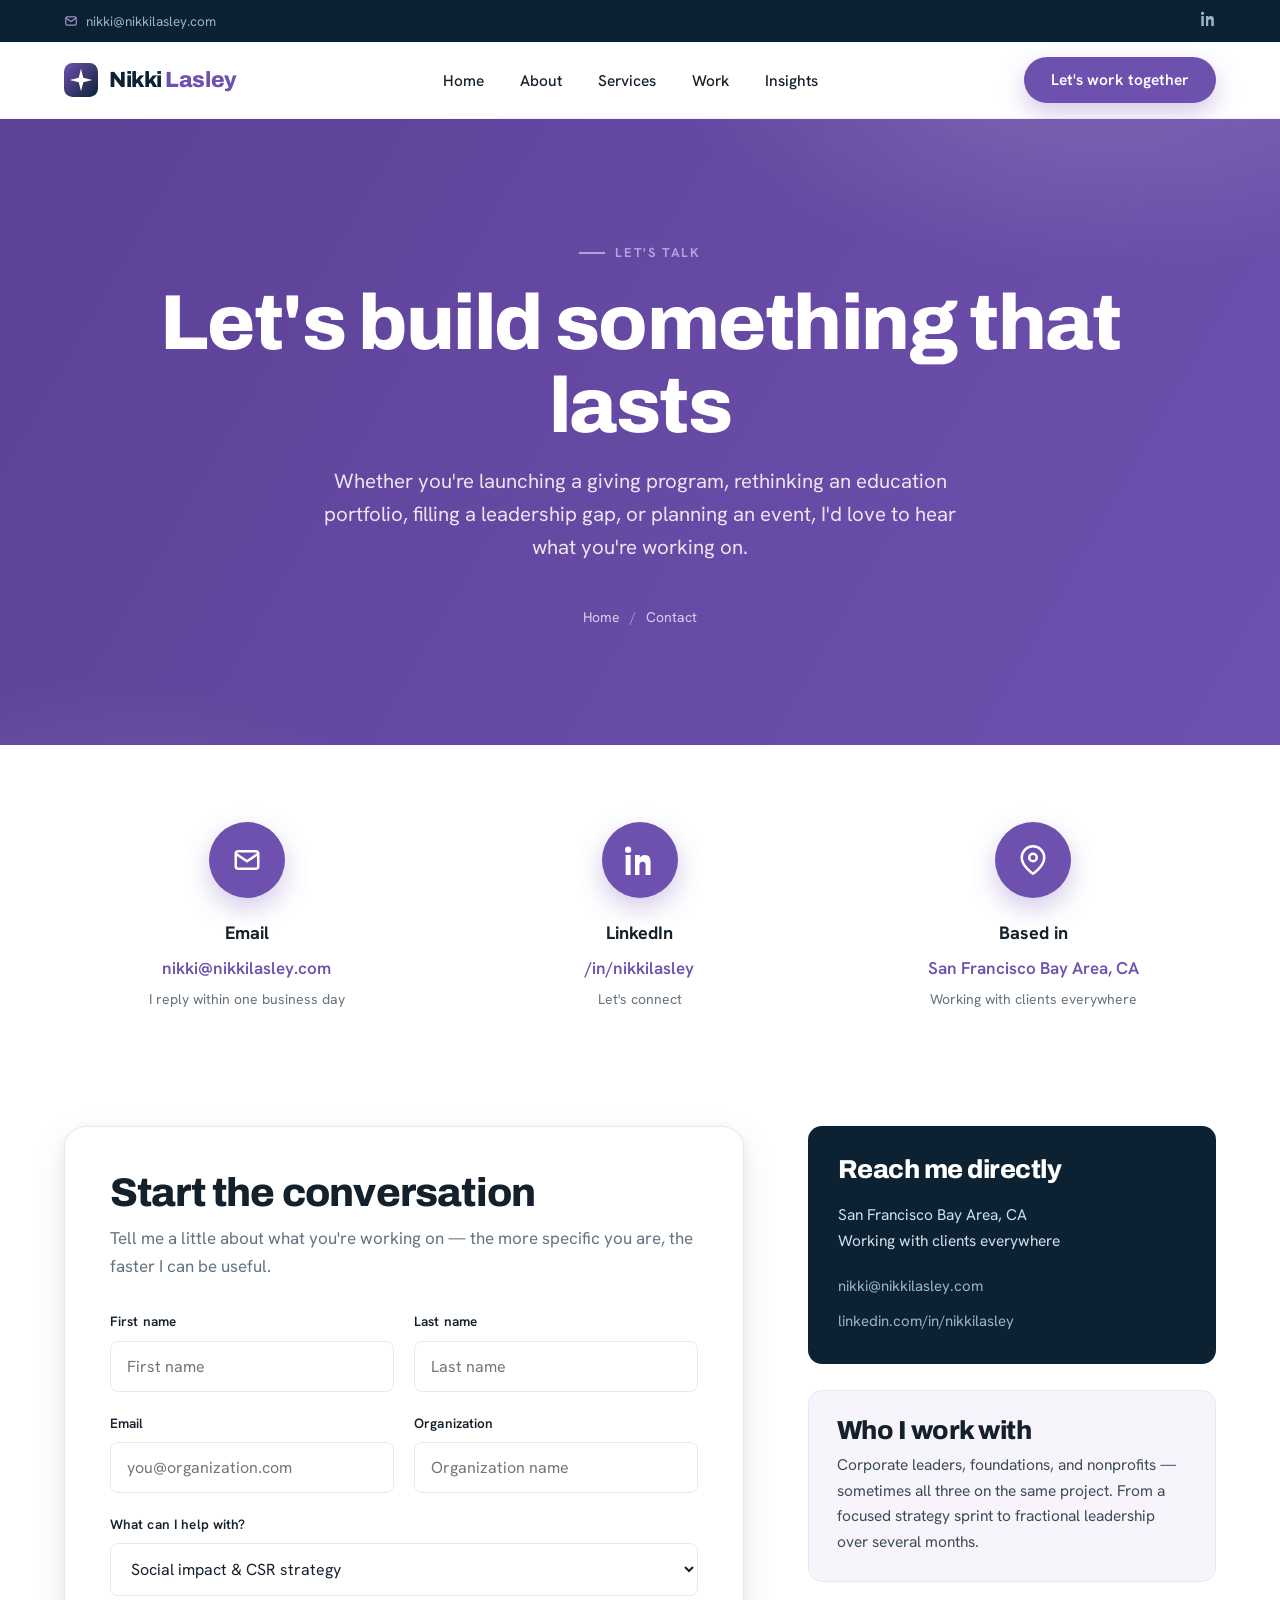
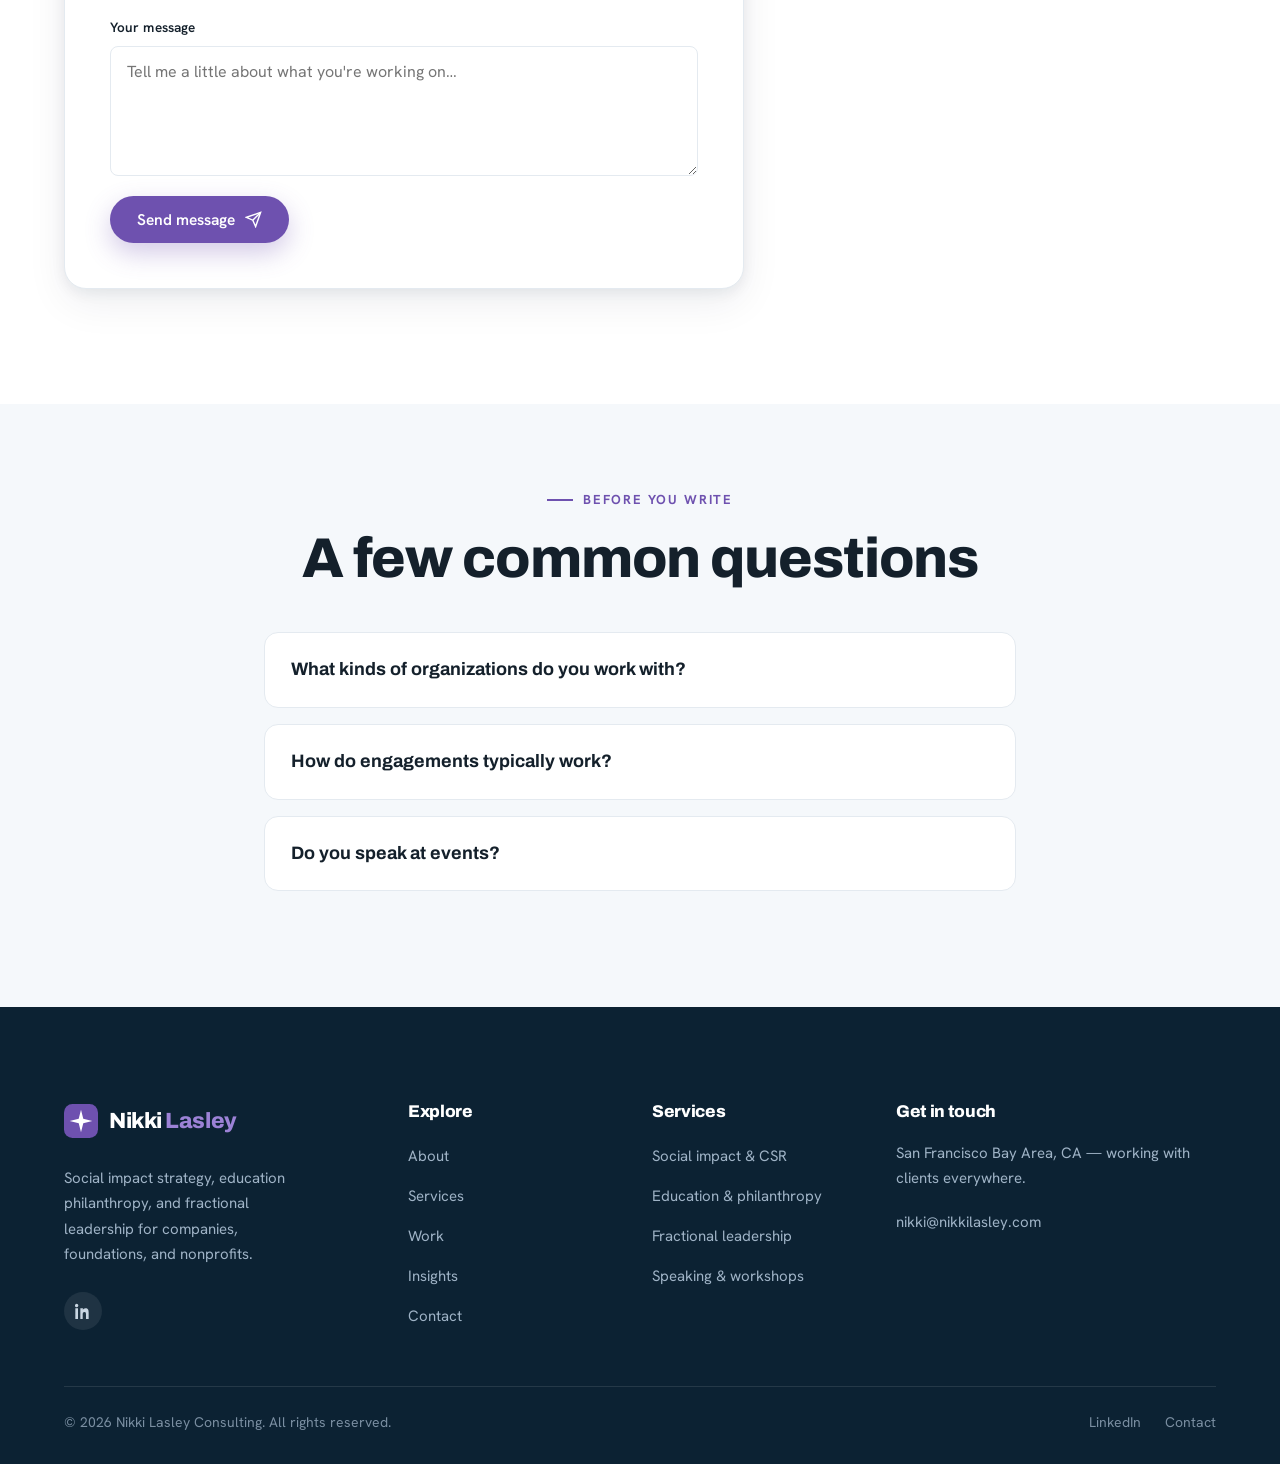
<file: contact.html>
<!DOCTYPE html>
<html lang="en">
<head>
<meta charset="UTF-8" />
<meta name="viewport" content="width=device-width, initial-scale=1.0" />
<title>Contact — Nikki Lasley Consulting</title>
<meta name="description" content="Let's build something that lasts. Reach Nikki Lasley about social impact strategy, education philanthropy, fractional leadership, or speaking." />
<link rel="stylesheet" href="assets/styles.css" />
<noscript><style>.reveal{opacity:1!important;transform:none!important;}</style></noscript>
  <link rel="canonical" href="https://nikkilasley.com/contact" />
  <meta property="og:type" content="website" />
  <meta property="og:site_name" content="Nikki Lasley Consulting" />
  <meta property="og:title" content="Contact — Nikki Lasley Consulting" />
  <meta property="og:description" content="Let's build something that lasts. Reach Nikki Lasley about social impact strategy, education philanthropy, fractional leadership, or speaking." />
  <meta property="og:url" content="https://nikkilasley.com/contact" />
  <meta property="og:image" content="https://nikkilasley.com/assets/og-card.jpg" />
  <meta property="og:image:width" content="1200" />
  <meta property="og:image:height" content="630" />
  <meta property="og:image:alt" content="Nikki Lasley" />
  <meta name="twitter:card" content="summary_large_image" />
  <meta name="twitter:title" content="Contact — Nikki Lasley Consulting" />
  <meta name="twitter:description" content="Let's build something that lasts. Reach Nikki Lasley about social impact strategy, education philanthropy, fractional leadership, or speaking." />
  <meta name="twitter:image" content="https://nikkilasley.com/assets/og-card.jpg" />
</head>
<body>
<a class="skip-link" href="#main">Skip to content</a>

<!-- TOPBAR -->
<div class="topbar">
  <div class="wrap-wide">
    <div class="tb-left">
      <a class="tb-item" href="mailto:nikki@nikkilasley.com"><svg viewBox="0 0 24 24" fill="none" stroke="currentColor" stroke-width="2"><rect x="3" y="5" width="18" height="14" rx="2"/><path d="m3 7 9 6 9-6"/></svg>nikki@nikkilasley.com</a>
    </div>
    <div class="tb-social">
      <a href="https://linkedin.com/in/nikkilasley" aria-label="LinkedIn"><svg viewBox="0 0 24 24" fill="currentColor"><path d="M4.98 3.5A2.5 2.5 0 1 1 0 3.5a2.5 2.5 0 0 1 4.98 0zM.5 8h4V24h-4zM8 8h3.83v2.2h.05c.53-1 1.84-2.2 3.79-2.2 4.06 0 4.81 2.67 4.81 6.14V24h-4v-6.86c0-1.64-.03-3.75-2.29-3.75-2.29 0-2.64 1.79-2.64 3.63V24H8z"/></svg></a>
    </div>
  </div>
</div>

<!-- HEADER -->
<header class="site-header">
  <div class="wrap-wide nav">
    <a class="brand" href="index.html"><svg class="mark" viewBox="0 0 36 36"><defs><linearGradient id="bm" x1="0" y1="0" x2="1" y2="1"><stop offset="0" stop-color="#6E51AF"/><stop offset="1" stop-color="#0C2233"/></linearGradient></defs><rect width="36" height="36" rx="9" fill="url(#bm)"/><path d="M18 6 L20.4 15.6 L30 18 L20.4 20.4 L18 30 L15.6 20.4 L6 18 L15.6 15.6 Z" fill="#fff"/></svg><span class="name">Nikki <b>Lasley</b></span></a>
    <nav aria-label="Primary"><ul class="nav-links">
      <li><a href="index.html">Home</a></li><li><a href="about.html">About</a></li><li><a href="services.html">Services</a></li><li><a href="work.html">Work</a></li><li><a href="insights.html">Insights</a></li>
    </ul></nav>
    <div class="nav-right">
      <a class="btn btn-primary" href="contact.html">Let's work together</a>
      <button class="nav-toggle" type="button" data-menu-toggle aria-label="Menu"><svg viewBox="0 0 24 24" fill="none" stroke="currentColor" stroke-width="2"><path d="M3 6h18M3 12h18M3 18h18"/></svg></button>
    </div>
  </div>
  <div class="mobile-menu"><ul><li><a href="index.html">Home</a></li><li><a href="about.html">About</a></li><li><a href="services.html">Services</a></li><li><a href="work.html">Work</a></li><li><a href="insights.html">Insights</a></li><li><a href="contact.html">Contact</a></li><li><a class="btn btn-primary" href="contact.html">Let's work together</a></li></ul></div>
</header>

<!-- HERO -->
<section id="main" class="phero">
  <div class="wrap">
    <span class="eyebrow center on-dark">Let's talk</span>
    <h1 class="h-xl">Let's build something that lasts</h1>
    <p class="lead mx-auto measure" style="margin-top:18px;color:rgba(255,255,255,.86);">Whether you're launching a giving program, rethinking an education portfolio, filling a leadership gap, or planning an event, I'd love to hear what you're working on.</p>
    <div class="crumbs"><a href="index.html">Home</a><span>/</span>Contact</div>
  </div>
</section>

<!-- INFO CARDS -->
<section class="pad-sm" style="padding-bottom:0;">
  <div class="wrap-wide">
    <div class="grid g-3">
      <div class="icon-card reveal">
        <div class="ring"><svg viewBox="0 0 24 24" fill="none" stroke="currentColor" stroke-width="2"><rect x="3" y="5" width="18" height="14" rx="2"/><path d="m3 7 9 6 9-6"/></svg></div>
        <div class="t">Email</div>
        <a href="mailto:nikki@nikkilasley.com">nikki@nikkilasley.com</a>
        <div class="muted" style="font-size:14px;">I reply within one business day</div>
      </div>
      <div class="icon-card reveal">
        <div class="ring"><svg viewBox="0 0 24 24" fill="currentColor"><path d="M4.98 3.5A2.5 2.5 0 1 1 0 3.5a2.5 2.5 0 0 1 4.98 0zM.5 8h4V24h-4zM8 8h3.83v2.2h.05c.53-1 1.84-2.2 3.79-2.2 4.06 0 4.81 2.67 4.81 6.14V24h-4v-6.86c0-1.64-.03-3.75-2.29-3.75-2.29 0-2.64 1.79-2.64 3.63V24H8z"/></svg></div>
        <div class="t">LinkedIn</div>
        <a href="https://linkedin.com/in/nikkilasley">/in/nikkilasley</a>
        <div class="muted" style="font-size:14px;">Let's connect</div>
      </div>
      <div class="icon-card reveal">
        <div class="ring"><svg viewBox="0 0 24 24" fill="none" stroke="currentColor" stroke-width="2"><path d="M21 10c0 7-9 13-9 13s-9-6-9-13a9 9 0 0 1 18 0z"/><circle cx="12" cy="10" r="3"/></svg></div>
        <div class="t">Based in</div>
        <a href="https://www.google.com/maps/place/San+Francisco+Bay+Area,+CA" target="_blank" rel="noopener">San Francisco Bay Area, CA</a>
        <div class="muted" style="font-size:14px;">Working with clients everywhere</div>
      </div>
    </div>
  </div>
</section>

<!-- FORM + DETAILS -->
<section class="pad">
  <div class="wrap-wide">
    <div style="display:grid;grid-template-columns:1.25fr .75fr;gap:clamp(36px,5vw,72px);align-items:start;" class="contact-grid">
      <!-- FORM -->
      <div class="reveal" style="background:#fff;border:1px solid var(--line);border-radius:var(--r-lg);box-shadow:var(--sh);padding:clamp(28px,3.5vw,48px);">
        <h2 class="h-md" style="margin-bottom:10px;">Start the conversation</h2>
        <p class="muted" style="margin-bottom:30px;">Tell me a little about what you're working on — the more specific you are, the faster I can be useful.</p>
        <form method="POST" action="https://formspree.io/f/meewwrjb" style="display:grid;gap:20px;">
          <input type="hidden" name="_subject" value="New contact from nikkilasley.com" />
          <input type="hidden" name="_next" value="https://nikkilasley.com/thank-you.html" />
          <p style="display:none;"><label>Don't fill this out if you're human: <input name="_gotcha" /></label></p>
          <div style="display:grid;grid-template-columns:1fr 1fr;gap:20px;" class="form-row">
            <div class="field"><label for="fn">First name</label><input id="fn" name="First name" type="text" placeholder="First name" required /></div>
            <div class="field"><label for="ln">Last name</label><input id="ln" name="Last name" type="text" placeholder="Last name" required /></div>
          </div>
          <div style="display:grid;grid-template-columns:1fr 1fr;gap:20px;" class="form-row">
            <div class="field"><label for="em">Email</label><input id="em" name="Email" type="email" placeholder="you@organization.com" required /></div>
            <div class="field"><label for="co">Organization</label><input id="co" name="Organization" type="text" placeholder="Organization name" /></div>
          </div>
          <div class="field"><label for="tp">What can I help with?</label>
            <select id="tp" name="Topic">
              <option>Social impact &amp; CSR strategy</option>
              <option>Education access &amp; philanthropy</option>
              <option>Fractional &amp; interim leadership</option>
              <option>Speaking &amp; workshops</option>
              <option>Not sure yet</option>
            </select>
          </div>
          <div class="field"><label for="ms">Your message</label><textarea id="ms" name="Message" placeholder="Tell me a little about what you're working on…"></textarea></div>
          <div style="display:flex;align-items:center;gap:18px;flex-wrap:wrap;">
            <button class="btn btn-primary" type="submit">Send message <svg viewBox="0 0 24 24" fill="none" stroke="currentColor" stroke-width="2"><path d="m22 2-7 20-4-9-9-4z"/><path d="M22 2 11 13"/></svg></button>
          </div>
        </form>
      </div>
      <!-- DETAILS -->
      <div class="reveal" style="display:flex;flex-direction:column;gap:26px;">
        <div style="background:var(--navy);color:#CFE0EF;border-radius:var(--r);padding:30px;">
          <h3 class="h-sm" style="color:#fff;margin-bottom:18px;">Reach me directly</h3>
          <p style="font-size:15.5px;line-height:1.7;margin-bottom:20px;">San Francisco Bay Area, CA<br>Working with clients everywhere</p>
          <div style="display:grid;gap:10px;font-size:15px;">
            <a href="mailto:nikki@nikkilasley.com" style="color:#9FB3C6;">nikki@nikkilasley.com</a>
            <a href="https://linkedin.com/in/nikkilasley" style="color:#9FB3C6;">linkedin.com/in/nikkilasley</a>
          </div>
        </div>
        <div style="background:var(--blue-tint-2);border:1px solid var(--line);border-radius:var(--r);padding:26px 28px;">
          <h3 class="h-sm" style="margin-bottom:8px;">Who I work with</h3>
          <p style="font-size:15.5px;color:var(--body);">Corporate leaders, foundations, and nonprofits — sometimes all three on the same project. From a focused strategy sprint to fractional leadership over several months.</p>
        </div>
      </div>
    </div>
  </div>
</section>

<!-- FAQ -->
<section class="pad bg-soft" style="padding-top:0;">
  <div class="wrap" style="max-width:880px;">
    <div class="center reveal" style="margin-bottom:44px;padding-top:clamp(48px,6vw,80px);">
      <span class="eyebrow center">Before you write</span>
      <h2 class="h-lg">A few common questions</h2>
    </div>
    <div style="display:grid;gap:16px;">
      <details class="reveal" style="background:#fff;border:1px solid var(--line);border-radius:var(--r);padding:22px 26px;">
        <summary style="font-family:var(--display);font-weight:700;font-size:18px;color:var(--ink);cursor:pointer;list-style:none;">What kinds of organizations do you work with?</summary>
        <p style="margin-top:14px;color:var(--body);">Companies, foundations, and nonprofits — from grassroots organizations to global teams. I'm at my best translating between the boardroom and the community.</p>
      </details>
      <details class="reveal" style="background:#fff;border:1px solid var(--line);border-radius:var(--r);padding:22px 26px;">
        <summary style="font-family:var(--display);font-weight:700;font-size:18px;color:var(--ink);cursor:pointer;list-style:none;">How do engagements typically work?</summary>
        <p style="margin-top:14px;color:var(--body);">They range from a focused strategy sprint to fractional or interim leadership over several months. We'll shape the right scope for where you are.</p>
      </details>
      <details class="reveal" style="background:#fff;border:1px solid var(--line);border-radius:var(--r);padding:22px 26px;">
        <summary style="font-family:var(--display);font-weight:700;font-size:18px;color:var(--ink);cursor:pointer;list-style:none;">Do you speak at events?</summary>
        <p style="margin-top:14px;color:var(--body);">Yes — keynotes, workshops, and facilitation on social impact, education equity, inclusive cultures, and leading distributed teams. See <a href="work.html#speaking">recent stages</a>.</p>
      </details>
    </div>
  </div>
</section>

<!-- FOOTER -->
<footer class="site-footer">
  <div class="wrap-wide">
    <div class="foot-grid">
      <div>
        <a class="brand" href="index.html"><svg class="mark" viewBox="0 0 36 36"><rect width="36" height="36" rx="9" fill="#6E51AF"/><path d="M18 6 L20.4 15.6 L30 18 L20.4 20.4 L18 30 L15.6 20.4 L6 18 L15.6 15.6 Z" fill="#fff"/></svg><span class="name">Nikki <b>Lasley</b></span></a>
        <p class="foot-about">Social impact strategy, education philanthropy, and fractional leadership for companies, foundations, and nonprofits.</p>
        <div class="foot-social">
          <a href="https://linkedin.com/in/nikkilasley" aria-label="LinkedIn"><svg viewBox="0 0 24 24" fill="currentColor"><path d="M4.98 3.5A2.5 2.5 0 1 1 0 3.5a2.5 2.5 0 0 1 4.98 0zM.5 8h4V24h-4zM8 8h3.83v2.2h.05c.53-1 1.84-2.2 3.79-2.2 4.06 0 4.81 2.67 4.81 6.14V24h-4v-6.86c0-1.64-.03-3.75-2.29-3.75-2.29 0-2.64 1.79-2.64 3.63V24H8z"/></svg></a>
        </div>
      </div>
      <div class="foot-col"><h3>Explore</h3><ul><li><a href="about.html">About</a></li><li><a href="services.html">Services</a></li><li><a href="work.html">Work</a></li><li><a href="insights.html">Insights</a></li><li><a href="contact.html">Contact</a></li></ul></div>
      <div class="foot-col"><h3>Services</h3><ul><li><a href="services.html#impact">Social impact &amp; CSR</a></li><li><a href="services.html#education">Education &amp; philanthropy</a></li><li><a href="services.html#fractional">Fractional leadership</a></li><li><a href="services.html#speaking">Speaking &amp; workshops</a></li></ul></div>
      <div class="foot-col foot-news"><h3>Get in touch</h3><p>San Francisco Bay Area, CA — working with clients everywhere.</p>
        <div style="display:grid;gap:10px;font-size:15px;margin-top:6px;">
          <a href="mailto:nikki@nikkilasley.com" style="color:#9FB3C6;">nikki@nikkilasley.com</a>
        </div>
      </div>
    </div>
    <div class="foot-bottom"><span>© 2026 Nikki Lasley Consulting. All rights reserved.</span><div class="fb-links"><a href="https://linkedin.com/in/nikkilasley">LinkedIn</a><a href="contact.html">Contact</a></div></div>
  </div>
</footer>

<script src="assets/site.js"></script>
</body>
</html>
</file>
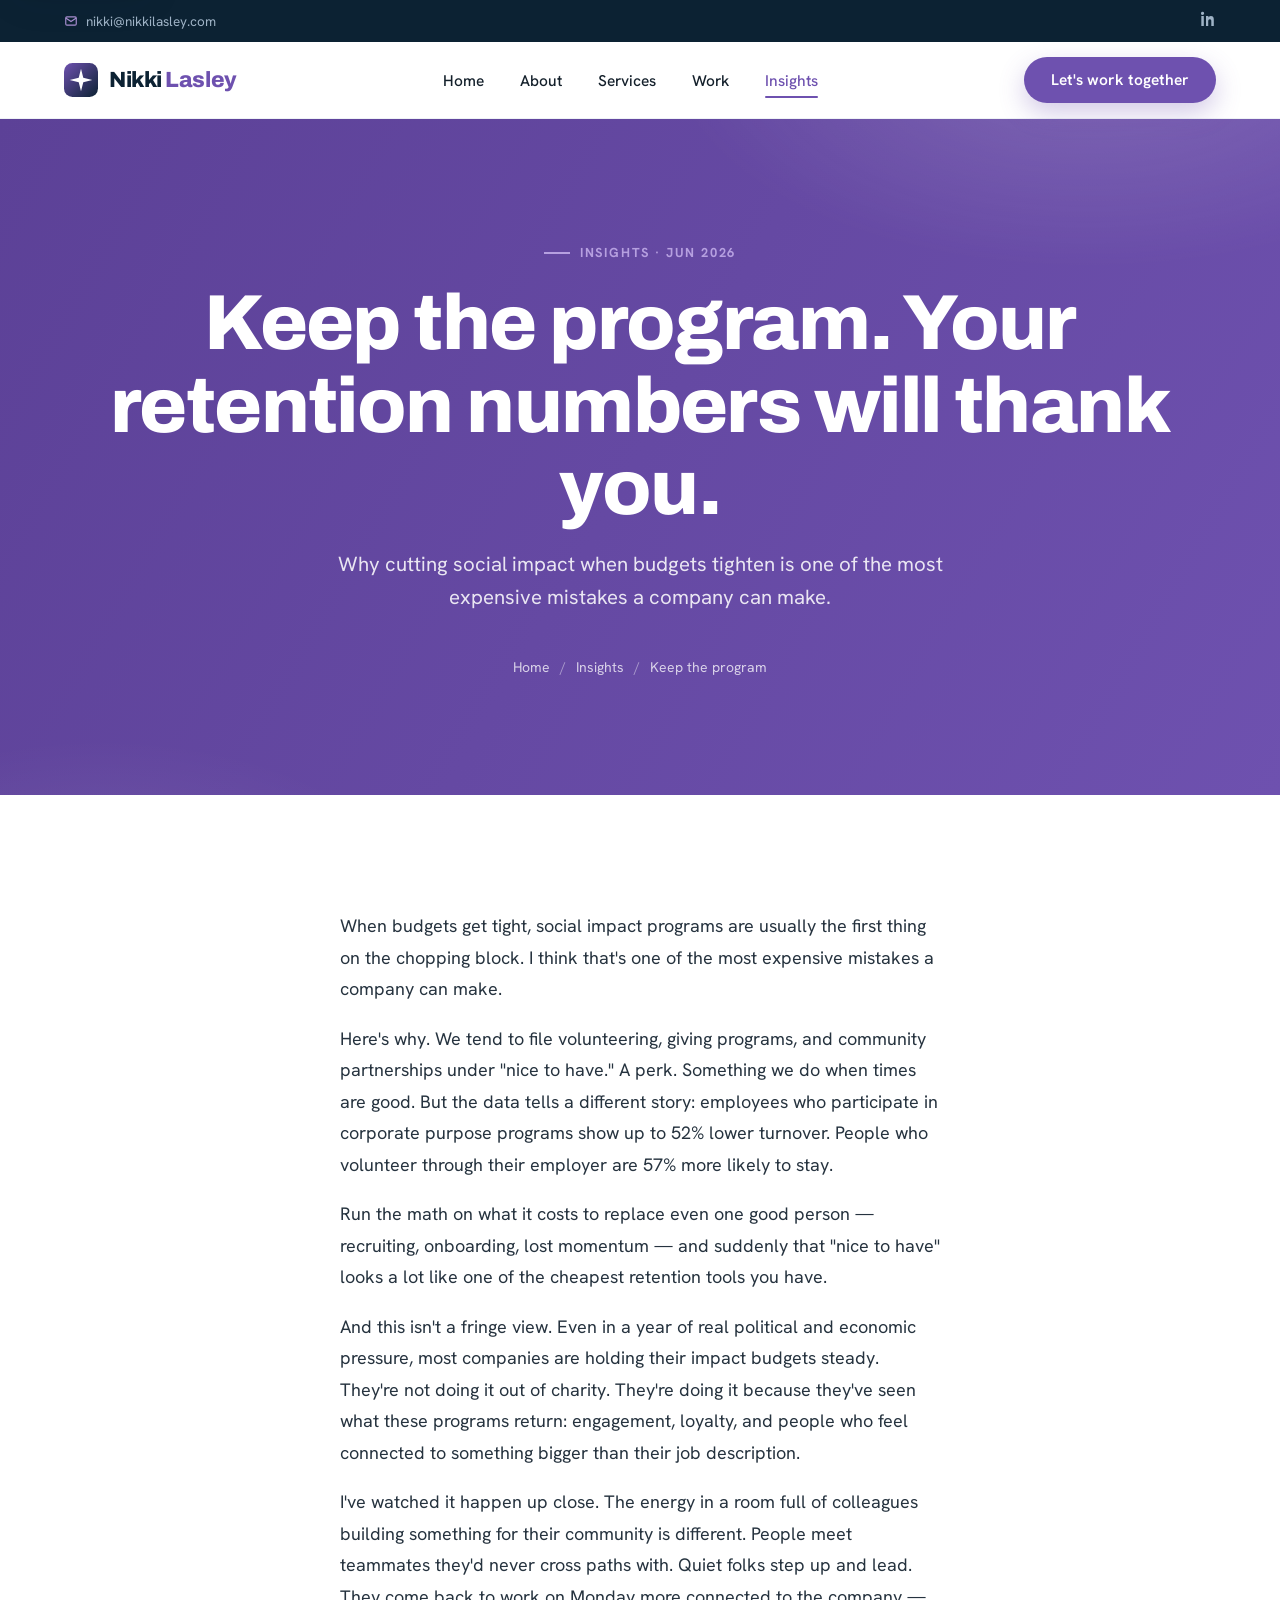
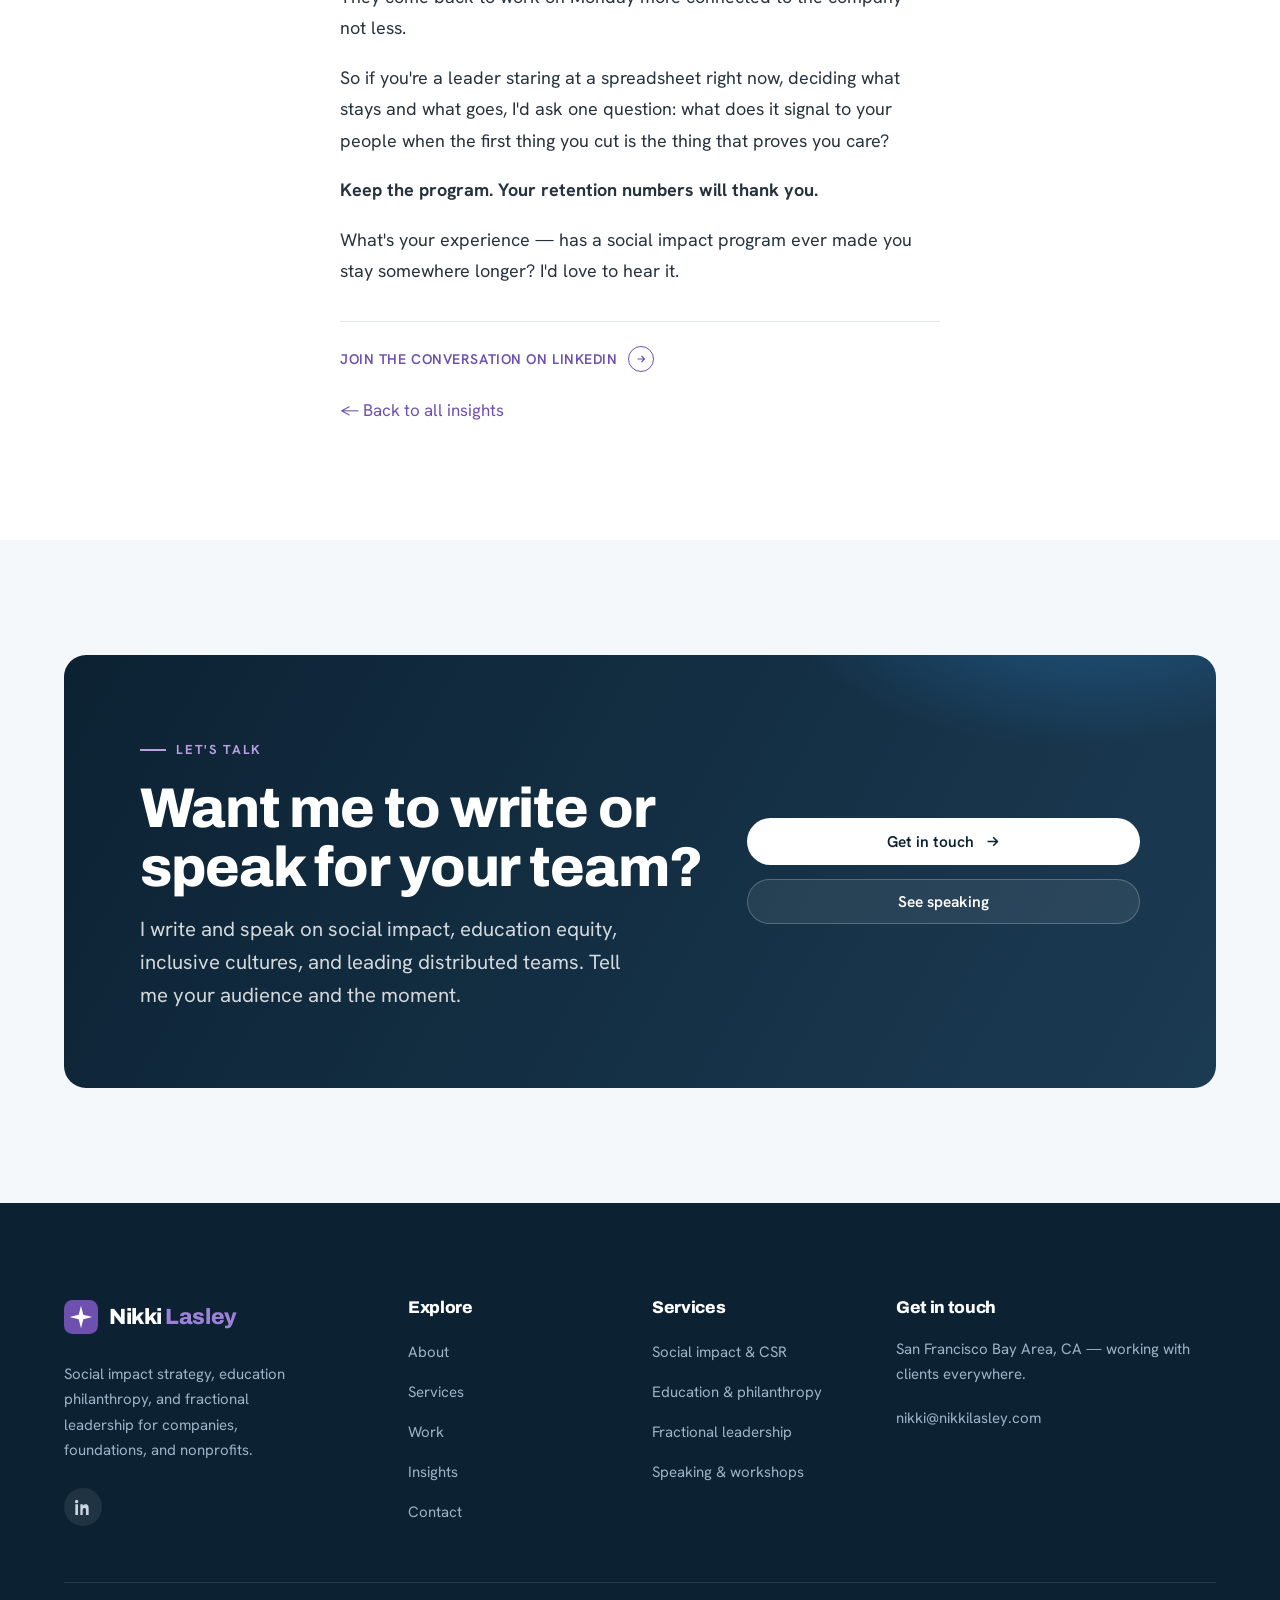
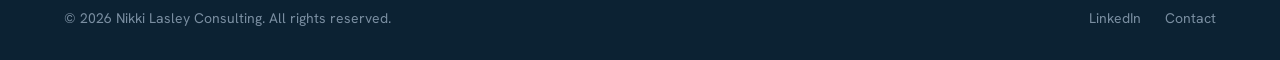
<file: insight-keep-the-program.html>
<!DOCTYPE html>
<html lang="en">
<head>
<meta charset="UTF-8" />
<meta name="viewport" content="width=device-width, initial-scale=1.0" />
<title>Keep the Program — Nikki Lasley</title>
<meta name="description" content="When budgets get tight, social impact is usually first on the chopping block. Here's why that's one of the most expensive mistakes a company can make." />
<link rel="stylesheet" href="assets/styles.css" />
<noscript><style>.reveal{opacity:1!important;transform:none!important;}</style></noscript>
  <link rel="canonical" href="https://nikkilasley.com/insight-keep-the-program" />
  <meta property="og:type" content="article" />
  <meta property="og:site_name" content="Nikki Lasley Consulting" />
  <meta property="og:title" content="Keep the Program — Nikki Lasley" />
  <meta property="og:description" content="When budgets get tight, social impact is usually first on the chopping block. Here's why that's one of the most expensive mistakes a company can make." />
  <meta property="og:url" content="https://nikkilasley.com/insight-keep-the-program" />
  <meta property="og:image" content="https://nikkilasley.com/assets/og-card.jpg" />
  <meta property="og:image:width" content="1200" />
  <meta property="og:image:height" content="630" />
  <meta property="og:image:alt" content="Nikki Lasley" />
  <meta name="twitter:card" content="summary_large_image" />
  <meta name="twitter:title" content="Keep the Program — Nikki Lasley" />
  <meta name="twitter:description" content="When budgets get tight, social impact is usually first on the chopping block. Here's why that's one of the most expensive mistakes a company can make." />
  <meta name="twitter:image" content="https://nikkilasley.com/assets/og-card.jpg" />
  <script type="application/ld+json">
{"@context":"https://schema.org","@type":"BlogPosting","headline":"Keep the program. Your retention numbers will thank you.","description":"When budgets get tight, social impact is usually first on the chopping block. Here's why that's one of the most expensive mistakes a company can make.","image":"https://nikkilasley.com/assets/nikki.jpg","datePublished":"2026-06-17","dateModified":"2026-06-17","author":{"@type":"Person","name":"Nikki Lasley","url":"https://nikkilasley.com/"},"publisher":{"@type":"Person","name":"Nikki Lasley"},"mainEntityOfPage":"https://nikkilasley.com/insight-keep-the-program"}
</script>
</head>
<body>
<a class="skip-link" href="#main">Skip to content</a>

<!-- TOPBAR -->
<div class="topbar">
  <div class="wrap-wide">
    <div class="tb-left">
      <a class="tb-item" href="mailto:nikki@nikkilasley.com"><svg viewBox="0 0 24 24" fill="none" stroke="currentColor" stroke-width="2"><rect x="3" y="5" width="18" height="14" rx="2"/><path d="m3 7 9 6 9-6"/></svg>nikki@nikkilasley.com</a>
    </div>
    <div class="tb-social">
      <a href="https://linkedin.com/in/nikkilasley" aria-label="LinkedIn"><svg viewBox="0 0 24 24" fill="currentColor"><path d="M4.98 3.5A2.5 2.5 0 1 1 0 3.5a2.5 2.5 0 0 1 4.98 0zM.5 8h4V24h-4zM8 8h3.83v2.2h.05c.53-1 1.84-2.2 3.79-2.2 4.06 0 4.81 2.67 4.81 6.14V24h-4v-6.86c0-1.64-.03-3.75-2.29-3.75-2.29 0-2.64 1.79-2.64 3.63V24H8z"/></svg></a>
    </div>
  </div>
</div>

<!-- HEADER -->
<header class="site-header">
  <div class="wrap-wide nav">
    <a class="brand" href="index.html"><svg class="mark" viewBox="0 0 36 36"><defs><linearGradient id="bm" x1="0" y1="0" x2="1" y2="1"><stop offset="0" stop-color="#6E51AF"/><stop offset="1" stop-color="#0C2233"/></linearGradient></defs><rect width="36" height="36" rx="9" fill="url(#bm)"/><path d="M18 6 L20.4 15.6 L30 18 L20.4 20.4 L18 30 L15.6 20.4 L6 18 L15.6 15.6 Z" fill="#fff"/></svg><span class="name">Nikki <b>Lasley</b></span></a>
    <nav aria-label="Primary"><ul class="nav-links">
      <li><a href="index.html">Home</a></li><li><a href="about.html">About</a></li><li><a href="services.html">Services</a></li><li><a href="work.html">Work</a></li><li><a href="insights.html" class="active">Insights</a></li>
    </ul></nav>
    <div class="nav-right">
      <a class="btn btn-primary" href="contact.html">Let's work together</a>
      <button class="nav-toggle" type="button" data-menu-toggle aria-label="Menu"><svg viewBox="0 0 24 24" fill="none" stroke="currentColor" stroke-width="2"><path d="M3 6h18M3 12h18M3 18h18"/></svg></button>
    </div>
  </div>
  <div class="mobile-menu"><ul><li><a href="index.html">Home</a></li><li><a href="about.html">About</a></li><li><a href="services.html">Services</a></li><li><a href="work.html">Work</a></li><li><a href="insights.html">Insights</a></li><li><a href="contact.html">Contact</a></li><li><a class="btn btn-primary" href="contact.html">Let's work together</a></li></ul></div>
</header>

<!-- HERO -->
<section id="main" class="phero">
  <div class="wrap">
    <span class="eyebrow center on-dark">Insights · Jun 2026</span>
    <h1 class="h-xl">Keep the program. Your retention numbers will thank you.</h1>
    <p class="lead mx-auto measure" style="margin-top:18px;">Why cutting social impact when budgets tighten is one of the most expensive mistakes a company can make.</p>
    <div class="crumbs"><a href="index.html">Home</a><span>/</span><a href="insights.html">Insights</a><span>/</span>Keep the program</div>
  </div>
</section>

<!-- ARTICLE -->
<section class="pad">
  <div class="wrap">
    <article class="measure reveal" style="margin:0 auto;font-size:18px;line-height:1.75;color:#26333F;">
      <p>When budgets get tight, social impact programs are usually the first thing on the chopping block. I think that's one of the most expensive mistakes a company can make.</p>

      <p>Here's why. We tend to file volunteering, giving programs, and community partnerships under "nice to have." A perk. Something we do when times are good. But the data tells a different story: employees who participate in corporate purpose programs show up to 52% lower turnover. People who volunteer through their employer are 57% more likely to stay.</p>

      <p>Run the math on what it costs to replace even one good person — recruiting, onboarding, lost momentum — and suddenly that "nice to have" looks a lot like one of the cheapest retention tools you have.</p>

      <p>And this isn't a fringe view. Even in a year of real political and economic pressure, most companies are holding their impact budgets steady. They're not doing it out of charity. They're doing it because they've seen what these programs return: engagement, loyalty, and people who feel connected to something bigger than their job description.</p>

      <p>I've watched it happen up close. The energy in a room full of colleagues building something for their community is different. People meet teammates they'd never cross paths with. Quiet folks step up and lead. They come back to work on Monday more connected to the company — not less.</p>

      <p>So if you're a leader staring at a spreadsheet right now, deciding what stays and what goes, I'd ask one question: what does it signal to your people when the first thing you cut is the thing that proves you care?</p>

      <p><strong>Keep the program. Your retention numbers will thank you.</strong></p>

      <p>What's your experience — has a social impact program ever made you stay somewhere longer? I'd love to hear it.</p>
    </article>

    <div class="measure" style="margin:34px auto 0;padding-top:22px;border-top:1px solid #E2E8EE;">
      <a class="more" href="https://www.linkedin.com/posts/nikkilasley_inclusionmatters-socialimpact-csr-share-7473047615463387136-MVFS/" target="_blank" rel="noopener">Join the conversation on LinkedIn <span class="circ"><svg viewBox="0 0 24 24" fill="none" stroke="currentColor" stroke-width="2.4"><path d="M5 12h14M13 6l6 6-6 6"/></svg></span></a>
    </div>
    <p class="measure" style="margin:24px auto 0;"><a href="insights.html" style="color:#6E51AF;">&larr; Back to all insights</a></p>
  </div>
</section>

<!-- CTA -->
<section class="pad bg-soft">
  <div class="wrap-wide">
    <div class="cta-band reveal">
      <div style="display:grid;grid-template-columns:1.3fr .9fr;gap:40px;align-items:center;" class="cta-grid">
        <div>
          <span class="eyebrow on-dark">Let's talk</span>
          <h2 class="h-lg" style="color:#fff;margin-bottom:16px;">Want me to write or speak for your team?</h2>
          <p class="lead" style="color:rgba(255,255,255,.82);max-width:46ch;">I write and speak on social impact, education equity, inclusive cultures, and leading distributed teams. Tell me your audience and the moment.</p>
        </div>
        <div style="display:flex;flex-direction:column;gap:14px;">
          <a class="btn btn-white" href="contact.html" style="width:100%;justify-content:center;">Get in touch <svg viewBox="0 0 24 24" fill="none" stroke="currentColor" stroke-width="2.2"><path d="M5 12h14M13 6l6 6-6 6"/></svg></a>
          <a class="btn btn-on-dark" href="work.html#speaking" style="width:100%;justify-content:center;">See speaking</a>
        </div>
      </div>
    </div>
  </div>
</section>

<!-- FOOTER -->
<footer class="site-footer">
  <div class="wrap-wide">
    <div class="foot-grid">
      <div>
        <a class="brand" href="index.html"><svg class="mark" viewBox="0 0 36 36"><rect width="36" height="36" rx="9" fill="#6E51AF"/><path d="M18 6 L20.4 15.6 L30 18 L20.4 20.4 L18 30 L15.6 20.4 L6 18 L15.6 15.6 Z" fill="#fff"/></svg><span class="name">Nikki <b>Lasley</b></span></a>
        <p class="foot-about">Social impact strategy, education philanthropy, and fractional leadership for companies, foundations, and nonprofits.</p>
        <div class="foot-social">
          <a href="https://linkedin.com/in/nikkilasley" aria-label="LinkedIn"><svg viewBox="0 0 24 24" fill="currentColor"><path d="M4.98 3.5A2.5 2.5 0 1 1 0 3.5a2.5 2.5 0 0 1 4.98 0zM.5 8h4V24h-4zM8 8h3.83v2.2h.05c.53-1 1.84-2.2 3.79-2.2 4.06 0 4.81 2.67 4.81 6.14V24h-4v-6.86c0-1.64-.03-3.75-2.29-3.75-2.29 0-2.64 1.79-2.64 3.63V24H8z"/></svg></a>
        </div>
      </div>
      <div class="foot-col"><h3>Explore</h3><ul><li><a href="about.html">About</a></li><li><a href="services.html">Services</a></li><li><a href="work.html">Work</a></li><li><a href="insights.html">Insights</a></li><li><a href="contact.html">Contact</a></li></ul></div>
      <div class="foot-col"><h3>Services</h3><ul><li><a href="services.html#impact">Social impact &amp; CSR</a></li><li><a href="services.html#education">Education &amp; philanthropy</a></li><li><a href="services.html#fractional">Fractional leadership</a></li><li><a href="services.html#speaking">Speaking &amp; workshops</a></li></ul></div>
      <div class="foot-col foot-news"><h3>Get in touch</h3><p>San Francisco Bay Area, CA — working with clients everywhere.</p>
        <div style="display:grid;gap:10px;font-size:15px;margin-top:6px;">
          <a href="mailto:nikki@nikkilasley.com" style="color:#9FB3C6;">nikki@nikkilasley.com</a>
        </div>
      </div>
    </div>
    <div class="foot-bottom"><span>© 2026 Nikki Lasley Consulting. All rights reserved.</span><div class="fb-links"><a href="https://linkedin.com/in/nikkilasley">LinkedIn</a><a href="contact.html">Contact</a></div></div>
  </div>
</footer>

<script src="assets/site.js"></script>
</body>
</html>
</file>
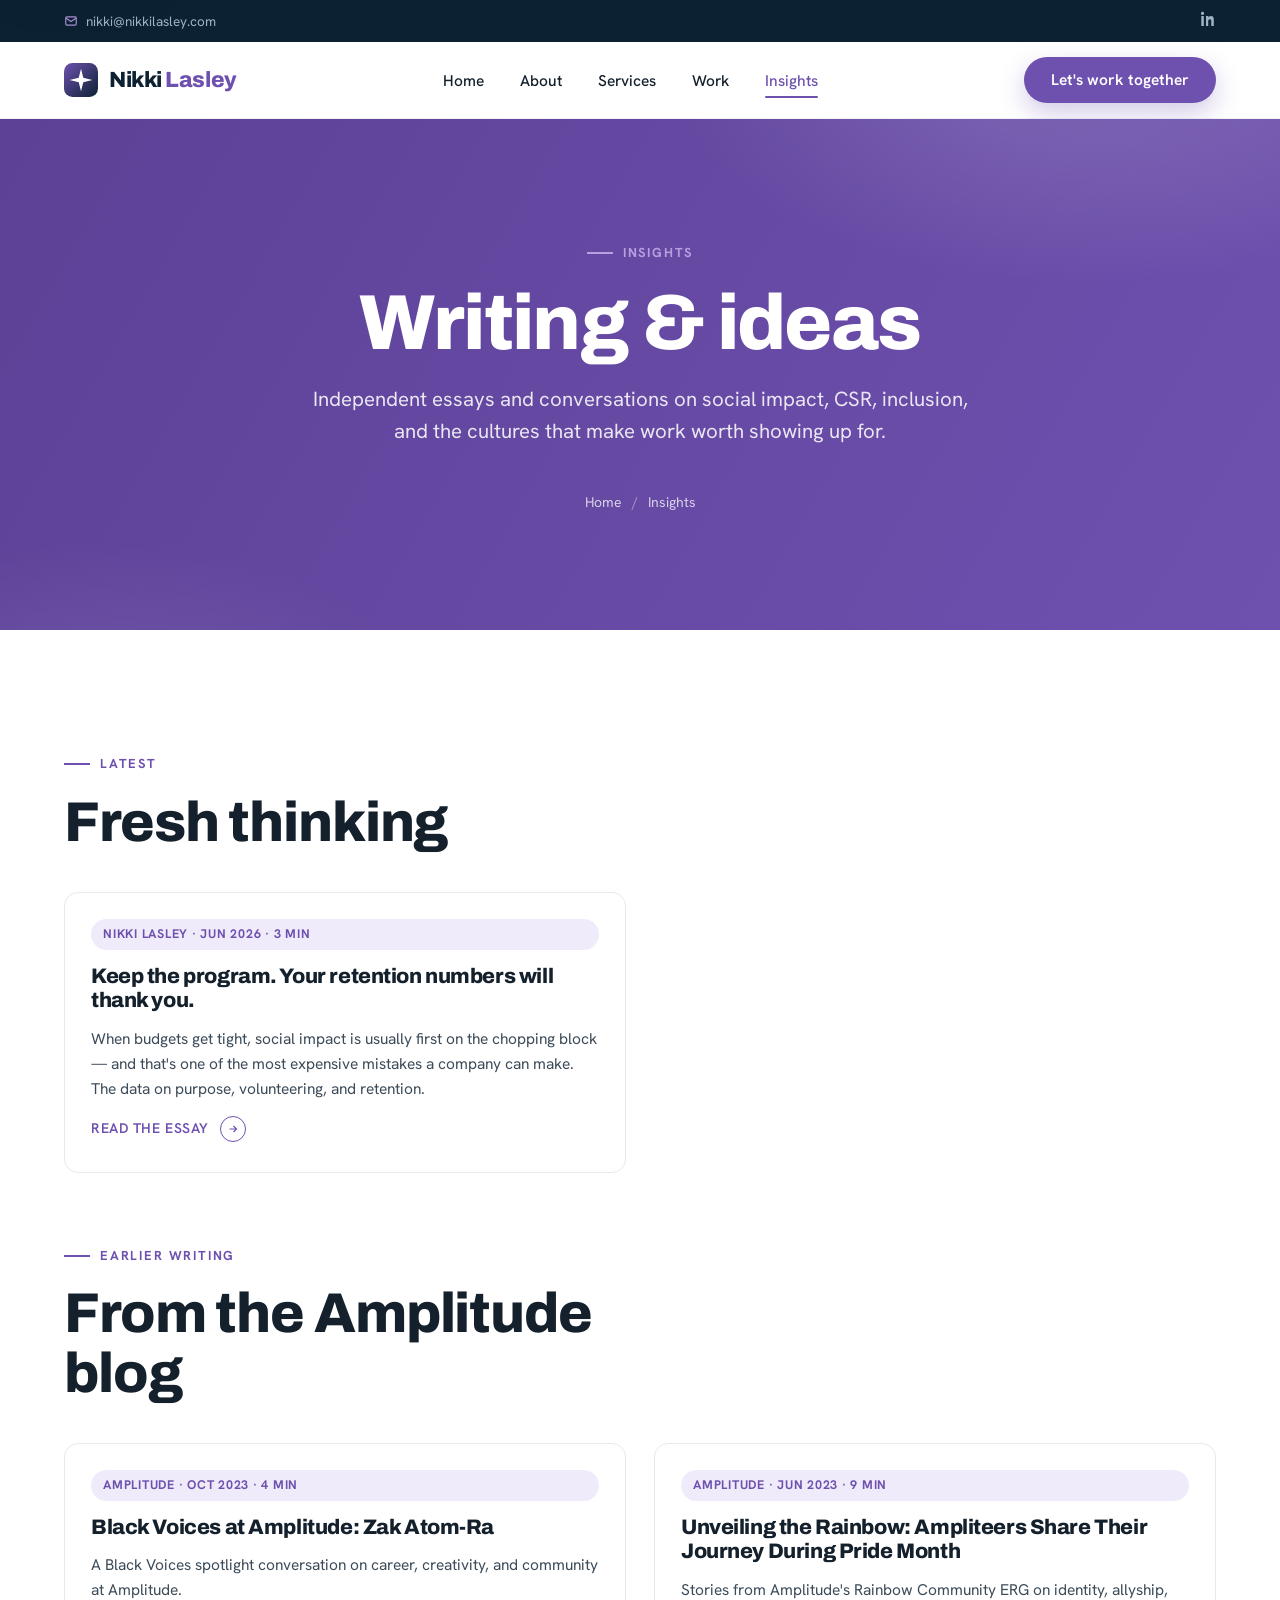
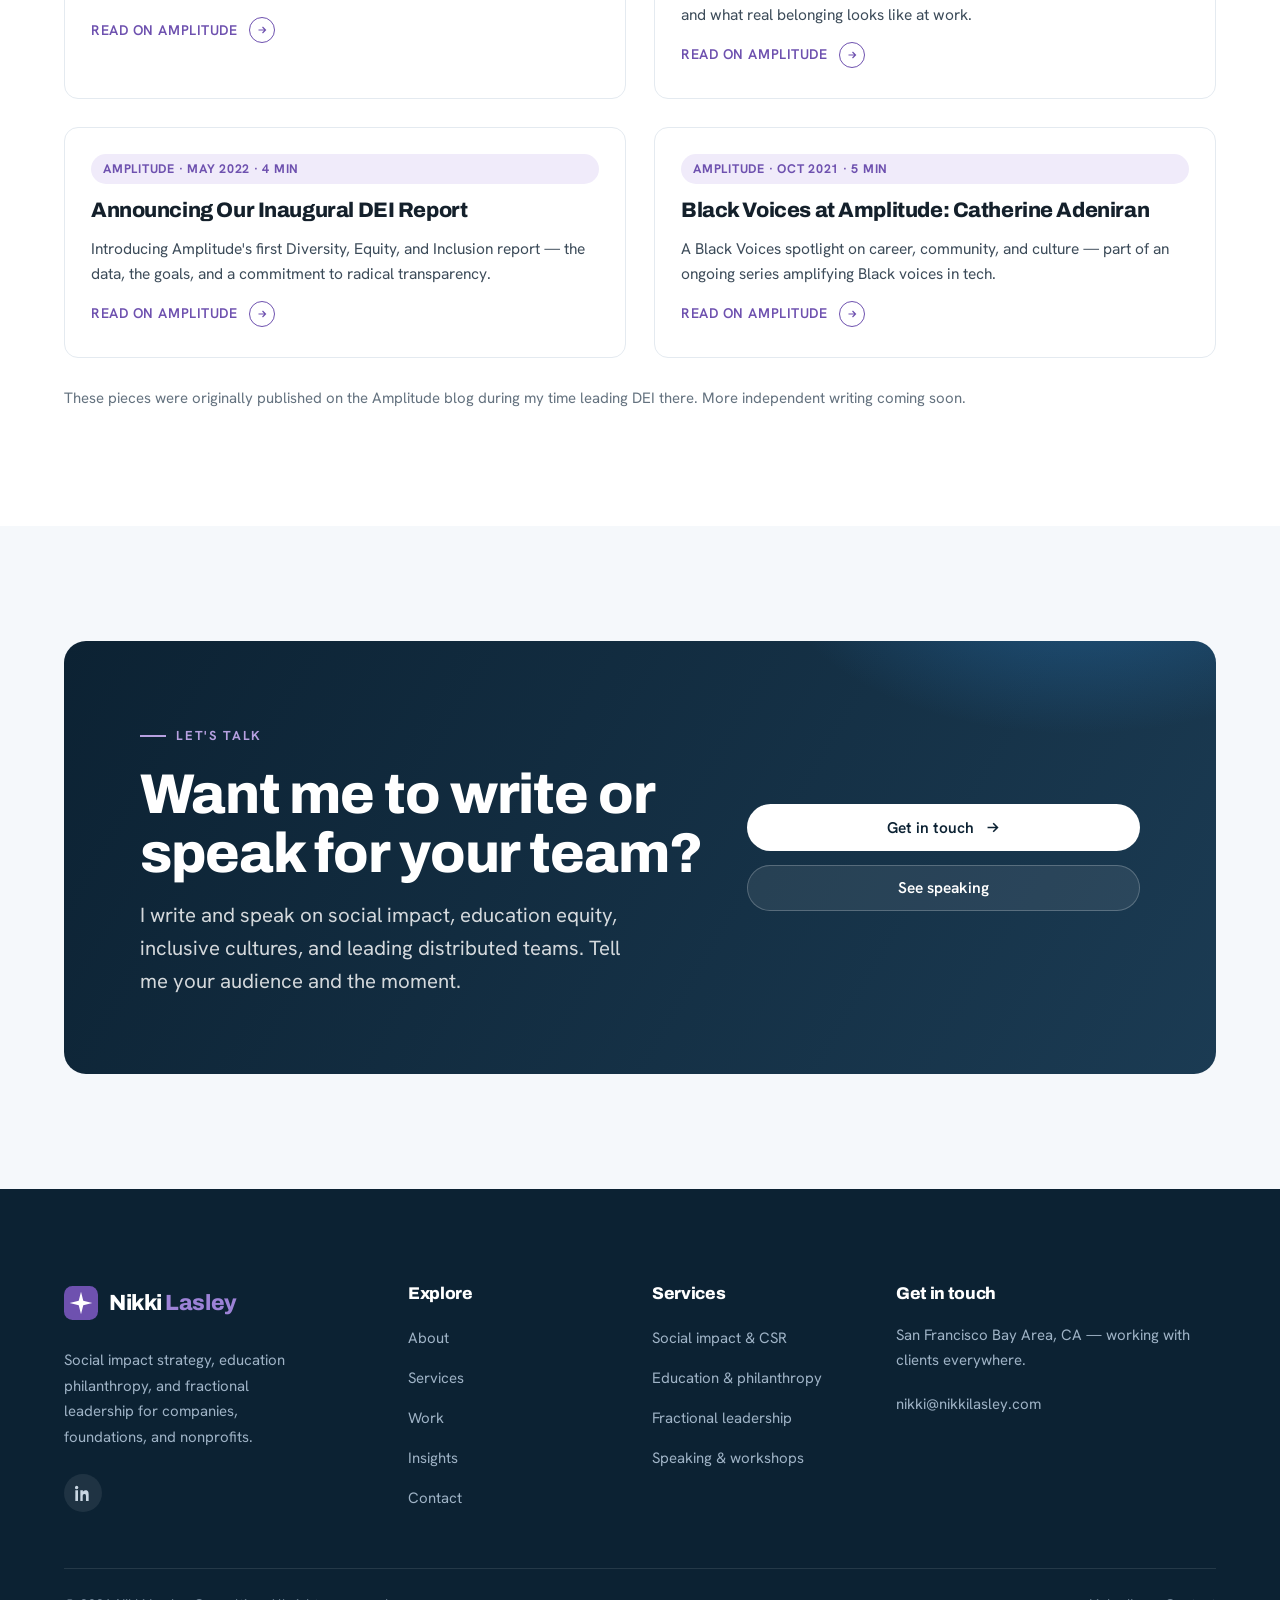
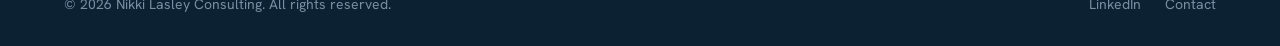
<file: insights.html>
<!DOCTYPE html>
<html lang="en">
<head>
<meta charset="UTF-8" />
<meta name="viewport" content="width=device-width, initial-scale=1.0" />
<title>Insights — Nikki Lasley Consulting</title>
<meta name="description" content="Writing and ideas from Nikki Lasley on social impact, CSR, inclusion, and culture — independent essays and selected earlier pieces." />
<link rel="stylesheet" href="assets/styles.css" />
<noscript><style>.reveal{opacity:1!important;transform:none!important;}</style></noscript>
  <link rel="canonical" href="https://nikkilasley.com/insights" />
  <meta property="og:type" content="website" />
  <meta property="og:site_name" content="Nikki Lasley Consulting" />
  <meta property="og:title" content="Insights — Nikki Lasley Consulting" />
  <meta property="og:description" content="Writing and ideas from Nikki Lasley on social impact, CSR, inclusion, and culture — independent essays and selected earlier pieces." />
  <meta property="og:url" content="https://nikkilasley.com/insights" />
  <meta property="og:image" content="https://nikkilasley.com/assets/og-card.jpg" />
  <meta property="og:image:width" content="1200" />
  <meta property="og:image:height" content="630" />
  <meta property="og:image:alt" content="Nikki Lasley" />
  <meta name="twitter:card" content="summary_large_image" />
  <meta name="twitter:title" content="Insights — Nikki Lasley Consulting" />
  <meta name="twitter:description" content="Writing and ideas from Nikki Lasley on social impact, CSR, inclusion, and culture — independent essays and selected earlier pieces." />
  <meta name="twitter:image" content="https://nikkilasley.com/assets/og-card.jpg" />
</head>
<body>
<a class="skip-link" href="#main">Skip to content</a>

<!-- TOPBAR -->
<div class="topbar">
  <div class="wrap-wide">
    <div class="tb-left">
      <a class="tb-item" href="mailto:nikki@nikkilasley.com"><svg viewBox="0 0 24 24" fill="none" stroke="currentColor" stroke-width="2"><rect x="3" y="5" width="18" height="14" rx="2"/><path d="m3 7 9 6 9-6"/></svg>nikki@nikkilasley.com</a>
    </div>
    <div class="tb-social">
      <a href="https://linkedin.com/in/nikkilasley" aria-label="LinkedIn"><svg viewBox="0 0 24 24" fill="currentColor"><path d="M4.98 3.5A2.5 2.5 0 1 1 0 3.5a2.5 2.5 0 0 1 4.98 0zM.5 8h4V24h-4zM8 8h3.83v2.2h.05c.53-1 1.84-2.2 3.79-2.2 4.06 0 4.81 2.67 4.81 6.14V24h-4v-6.86c0-1.64-.03-3.75-2.29-3.75-2.29 0-2.64 1.79-2.64 3.63V24H8z"/></svg></a>
    </div>
  </div>
</div>

<!-- HEADER -->
<header class="site-header">
  <div class="wrap-wide nav">
    <a class="brand" href="index.html"><svg class="mark" viewBox="0 0 36 36"><defs><linearGradient id="bm" x1="0" y1="0" x2="1" y2="1"><stop offset="0" stop-color="#6E51AF"/><stop offset="1" stop-color="#0C2233"/></linearGradient></defs><rect width="36" height="36" rx="9" fill="url(#bm)"/><path d="M18 6 L20.4 15.6 L30 18 L20.4 20.4 L18 30 L15.6 20.4 L6 18 L15.6 15.6 Z" fill="#fff"/></svg><span class="name">Nikki <b>Lasley</b></span></a>
    <nav aria-label="Primary"><ul class="nav-links">
      <li><a href="index.html">Home</a></li><li><a href="about.html">About</a></li><li><a href="services.html">Services</a></li><li><a href="work.html">Work</a></li><li><a href="insights.html" class="active">Insights</a></li>
    </ul></nav>
    <div class="nav-right">
      <a class="btn btn-primary" href="contact.html">Let's work together</a>
      <button class="nav-toggle" type="button" data-menu-toggle aria-label="Menu"><svg viewBox="0 0 24 24" fill="none" stroke="currentColor" stroke-width="2"><path d="M3 6h18M3 12h18M3 18h18"/></svg></button>
    </div>
  </div>
  <div class="mobile-menu"><ul><li><a href="index.html">Home</a></li><li><a href="about.html">About</a></li><li><a href="services.html">Services</a></li><li><a href="work.html">Work</a></li><li><a href="insights.html">Insights</a></li><li><a href="contact.html">Contact</a></li><li><a class="btn btn-primary" href="contact.html">Let's work together</a></li></ul></div>
</header>

<!-- HERO -->
<section id="main" class="phero">
  <div class="wrap">
    <span class="eyebrow center on-dark">Insights</span>
    <h1 class="h-xl">Writing &amp; ideas</h1>
    <p class="lead mx-auto measure" style="margin-top:18px;">Independent essays and conversations on social impact, CSR, inclusion, and the cultures that make work worth showing up for.</p>
    <div class="crumbs"><a href="index.html">Home</a><span>/</span>Insights</div>
  </div>
</section>

<!-- POSTS -->
<section class="pad">
  <div class="wrap-wide">
    <div class="reveal" style="max-width:620px;margin-bottom:40px;">
      <span class="eyebrow">Latest</span>
      <h2 class="h-lg">Fresh thinking</h2>
    </div>
    <div class="grid g-2" style="margin-bottom:64px;">

      <a class="card reveal" href="insight-keep-the-program.html" style="display:block;">
        <div class="card-body">
          <span class="tag">Nikki Lasley · Jun 2026 · 3 min</span>
          <h3>Keep the program. Your retention numbers will thank you.</h3>
          <p>When budgets get tight, social impact is usually first on the chopping block — and that's one of the most expensive mistakes a company can make. The data on purpose, volunteering, and retention.</p>
          <span class="more">Read the essay <span class="circ"><svg viewBox="0 0 24 24" fill="none" stroke="currentColor" stroke-width="2.4"><path d="M5 12h14M13 6l6 6-6 6"/></svg></span></span>
        </div>
      </a>

    </div>

    <div class="reveal" style="max-width:620px;margin-bottom:40px;">
      <span class="eyebrow">Earlier writing</span>
      <h2 class="h-lg">From the Amplitude blog</h2>
    </div>
    <div class="grid g-2">

      <a class="card reveal" href="https://amplitude.com/blog/black-voices-zak-atom-ra" target="_blank" rel="noopener" style="display:block;">
        <div class="card-body">
          <span class="tag">Amplitude · Oct 2023 · 4 min</span>
          <h3>Black Voices at Amplitude: Zak Atom-Ra</h3>
          <p>A Black Voices spotlight conversation on career, creativity, and community at Amplitude.</p>
          <span class="more">Read on Amplitude <span class="circ"><svg viewBox="0 0 24 24" fill="none" stroke="currentColor" stroke-width="2.4"><path d="M5 12h14M13 6l6 6-6 6"/></svg></span></span>
        </div>
      </a>

      <a class="card reveal" href="https://amplitude.com/blog/erg-spotlight-rainbow-community" target="_blank" rel="noopener" style="display:block;">
        <div class="card-body">
          <span class="tag">Amplitude · Jun 2023 · 9 min</span>
          <h3>Unveiling the Rainbow: Ampliteers Share Their Journey During Pride Month</h3>
          <p>Stories from Amplitude's Rainbow Community ERG on identity, allyship, and what real belonging looks like at work.</p>
          <span class="more">Read on Amplitude <span class="circ"><svg viewBox="0 0 24 24" fill="none" stroke="currentColor" stroke-width="2.4"><path d="M5 12h14M13 6l6 6-6 6"/></svg></span></span>
        </div>
      </a>

      <a class="card reveal" href="https://amplitude.com/blog/dei-report" target="_blank" rel="noopener" style="display:block;">
        <div class="card-body">
          <span class="tag">Amplitude · May 2022 · 4 min</span>
          <h3>Announcing Our Inaugural DEI Report</h3>
          <p>Introducing Amplitude's first Diversity, Equity, and Inclusion report — the data, the goals, and a commitment to radical transparency.</p>
          <span class="more">Read on Amplitude <span class="circ"><svg viewBox="0 0 24 24" fill="none" stroke="currentColor" stroke-width="2.4"><path d="M5 12h14M13 6l6 6-6 6"/></svg></span></span>
        </div>
      </a>

      <a class="card reveal" href="https://amplitude.com/blog/black-voices-catherine-adeniran" target="_blank" rel="noopener" style="display:block;">
        <div class="card-body">
          <span class="tag">Amplitude · Oct 2021 · 5 min</span>
          <h3>Black Voices at Amplitude: Catherine Adeniran</h3>
          <p>A Black Voices spotlight on career, community, and culture — part of an ongoing series amplifying Black voices in tech.</p>
          <span class="more">Read on Amplitude <span class="circ"><svg viewBox="0 0 24 24" fill="none" stroke="currentColor" stroke-width="2.4"><path d="M5 12h14M13 6l6 6-6 6"/></svg></span></span>
        </div>
      </a>

    </div>
    <p class="muted" style="margin-top:28px;font-size:15px;">These pieces were originally published on the Amplitude blog during my time leading DEI there. More independent writing coming soon.</p>
  </div>
</section>

<!-- CTA -->
<section class="pad bg-soft">
  <div class="wrap-wide">
    <div class="cta-band reveal">
      <div style="display:grid;grid-template-columns:1.3fr .9fr;gap:40px;align-items:center;" class="cta-grid">
        <div>
          <span class="eyebrow on-dark">Let's talk</span>
          <h2 class="h-lg" style="color:#fff;margin-bottom:16px;">Want me to write or speak for your team?</h2>
          <p class="lead" style="color:rgba(255,255,255,.82);max-width:46ch;">I write and speak on social impact, education equity, inclusive cultures, and leading distributed teams. Tell me your audience and the moment.</p>
        </div>
        <div style="display:flex;flex-direction:column;gap:14px;">
          <a class="btn btn-white" href="contact.html" style="width:100%;justify-content:center;">Get in touch <svg viewBox="0 0 24 24" fill="none" stroke="currentColor" stroke-width="2.2"><path d="M5 12h14M13 6l6 6-6 6"/></svg></a>
          <a class="btn btn-on-dark" href="work.html#speaking" style="width:100%;justify-content:center;">See speaking</a>
        </div>
      </div>
    </div>
  </div>
</section>

<!-- FOOTER -->
<footer class="site-footer">
  <div class="wrap-wide">
    <div class="foot-grid">
      <div>
        <a class="brand" href="index.html"><svg class="mark" viewBox="0 0 36 36"><rect width="36" height="36" rx="9" fill="#6E51AF"/><path d="M18 6 L20.4 15.6 L30 18 L20.4 20.4 L18 30 L15.6 20.4 L6 18 L15.6 15.6 Z" fill="#fff"/></svg><span class="name">Nikki <b>Lasley</b></span></a>
        <p class="foot-about">Social impact strategy, education philanthropy, and fractional leadership for companies, foundations, and nonprofits.</p>
        <div class="foot-social">
          <a href="https://linkedin.com/in/nikkilasley" aria-label="LinkedIn"><svg viewBox="0 0 24 24" fill="currentColor"><path d="M4.98 3.5A2.5 2.5 0 1 1 0 3.5a2.5 2.5 0 0 1 4.98 0zM.5 8h4V24h-4zM8 8h3.83v2.2h.05c.53-1 1.84-2.2 3.79-2.2 4.06 0 4.81 2.67 4.81 6.14V24h-4v-6.86c0-1.64-.03-3.75-2.29-3.75-2.29 0-2.64 1.79-2.64 3.63V24H8z"/></svg></a>
        </div>
      </div>
      <div class="foot-col"><h3>Explore</h3><ul><li><a href="about.html">About</a></li><li><a href="services.html">Services</a></li><li><a href="work.html">Work</a></li><li><a href="insights.html">Insights</a></li><li><a href="contact.html">Contact</a></li></ul></div>
      <div class="foot-col"><h3>Services</h3><ul><li><a href="services.html#impact">Social impact &amp; CSR</a></li><li><a href="services.html#education">Education &amp; philanthropy</a></li><li><a href="services.html#fractional">Fractional leadership</a></li><li><a href="services.html#speaking">Speaking &amp; workshops</a></li></ul></div>
      <div class="foot-col foot-news"><h3>Get in touch</h3><p>San Francisco Bay Area, CA — working with clients everywhere.</p>
        <div style="display:grid;gap:10px;font-size:15px;margin-top:6px;">
          <a href="mailto:nikki@nikkilasley.com" style="color:#9FB3C6;">nikki@nikkilasley.com</a>
        </div>
      </div>
    </div>
    <div class="foot-bottom"><span>© 2026 Nikki Lasley Consulting. All rights reserved.</span><div class="fb-links"><a href="https://linkedin.com/in/nikkilasley">LinkedIn</a><a href="contact.html">Contact</a></div></div>
  </div>
</footer>

<script src="assets/site.js"></script>
</body>
</html>
</file>
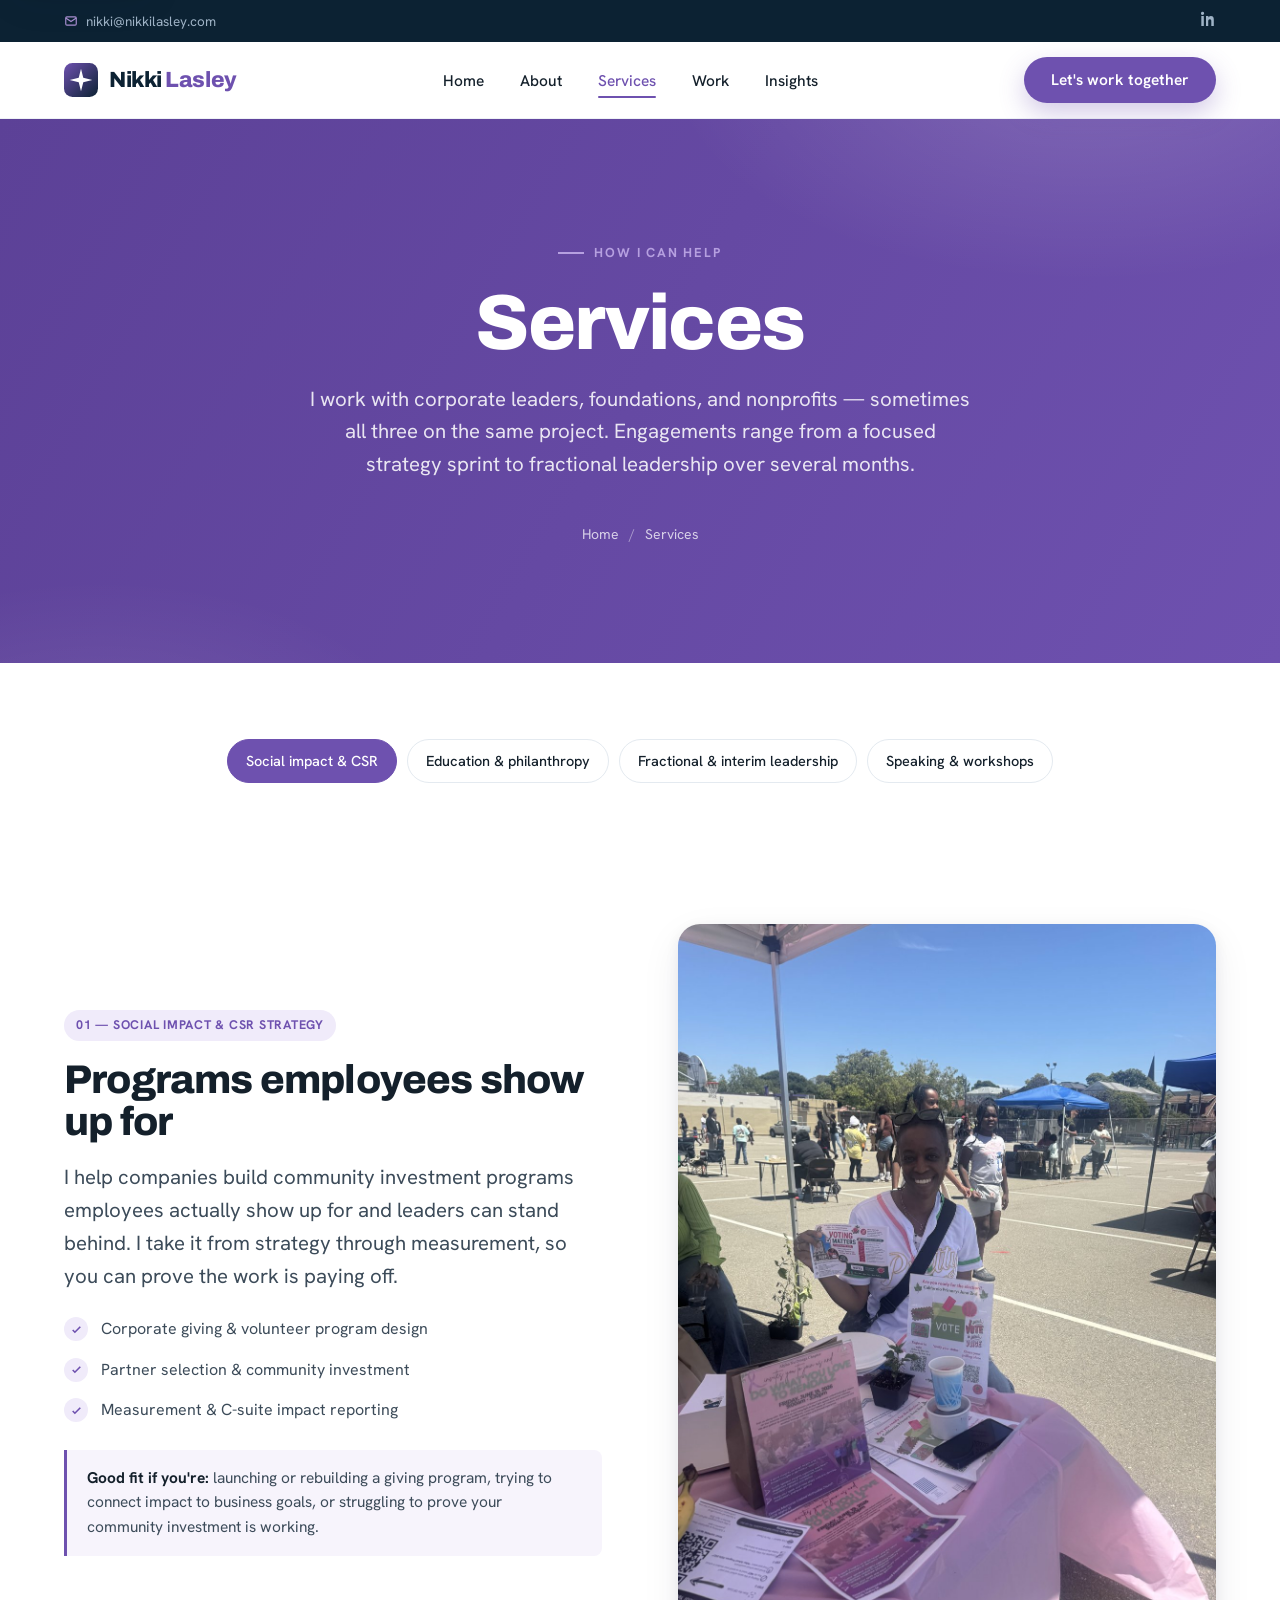
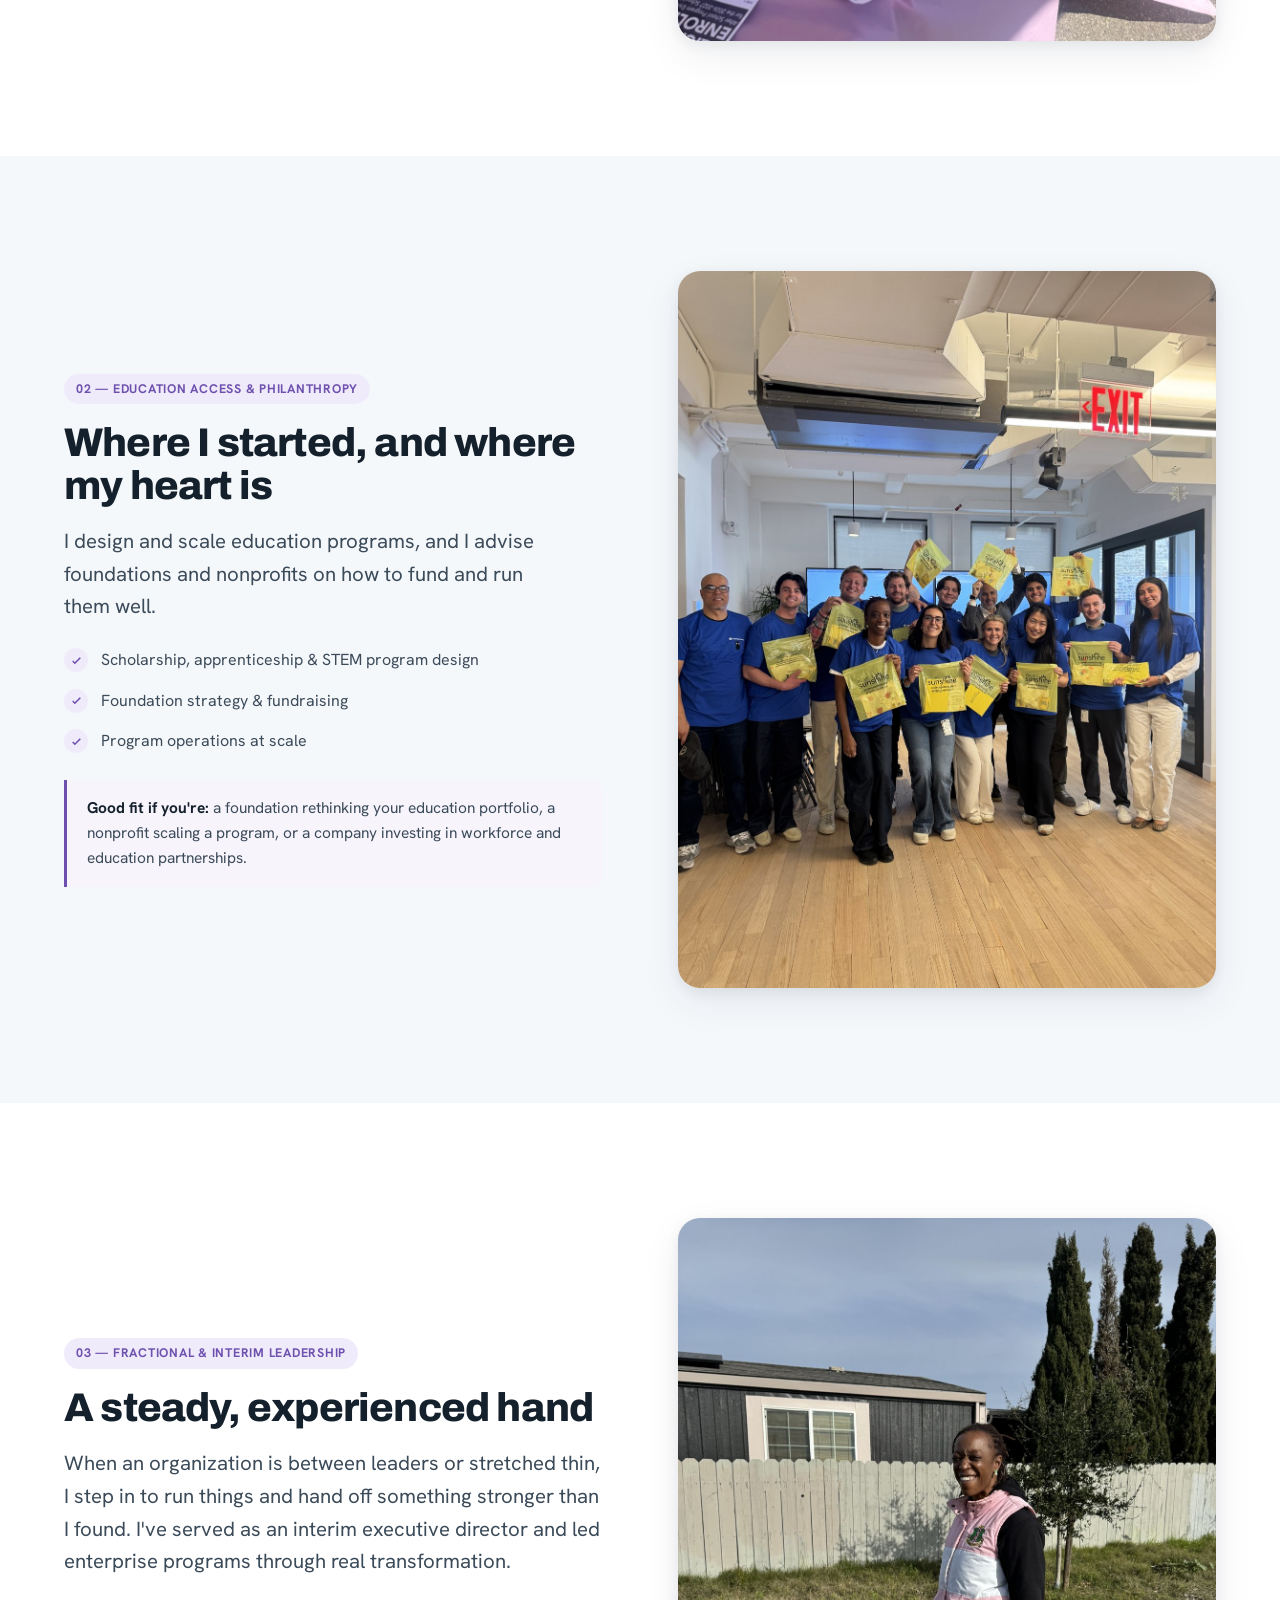
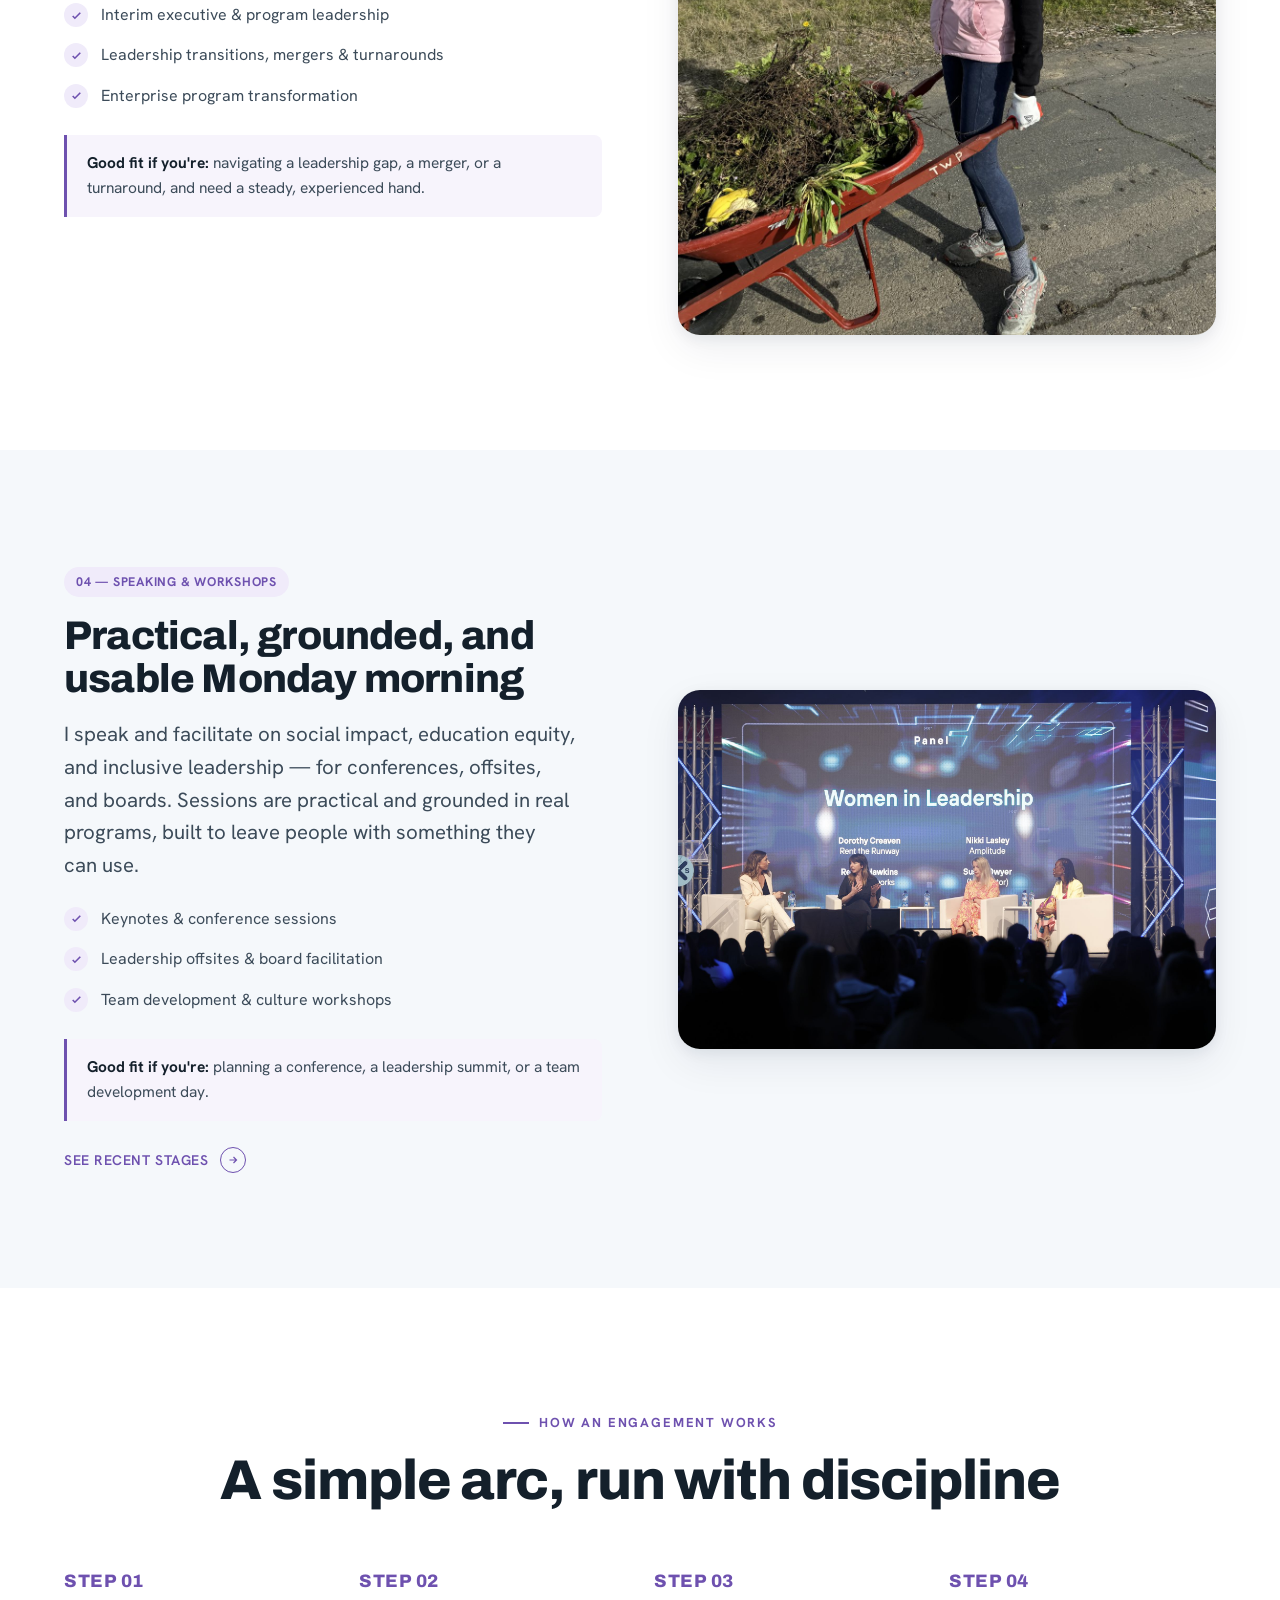
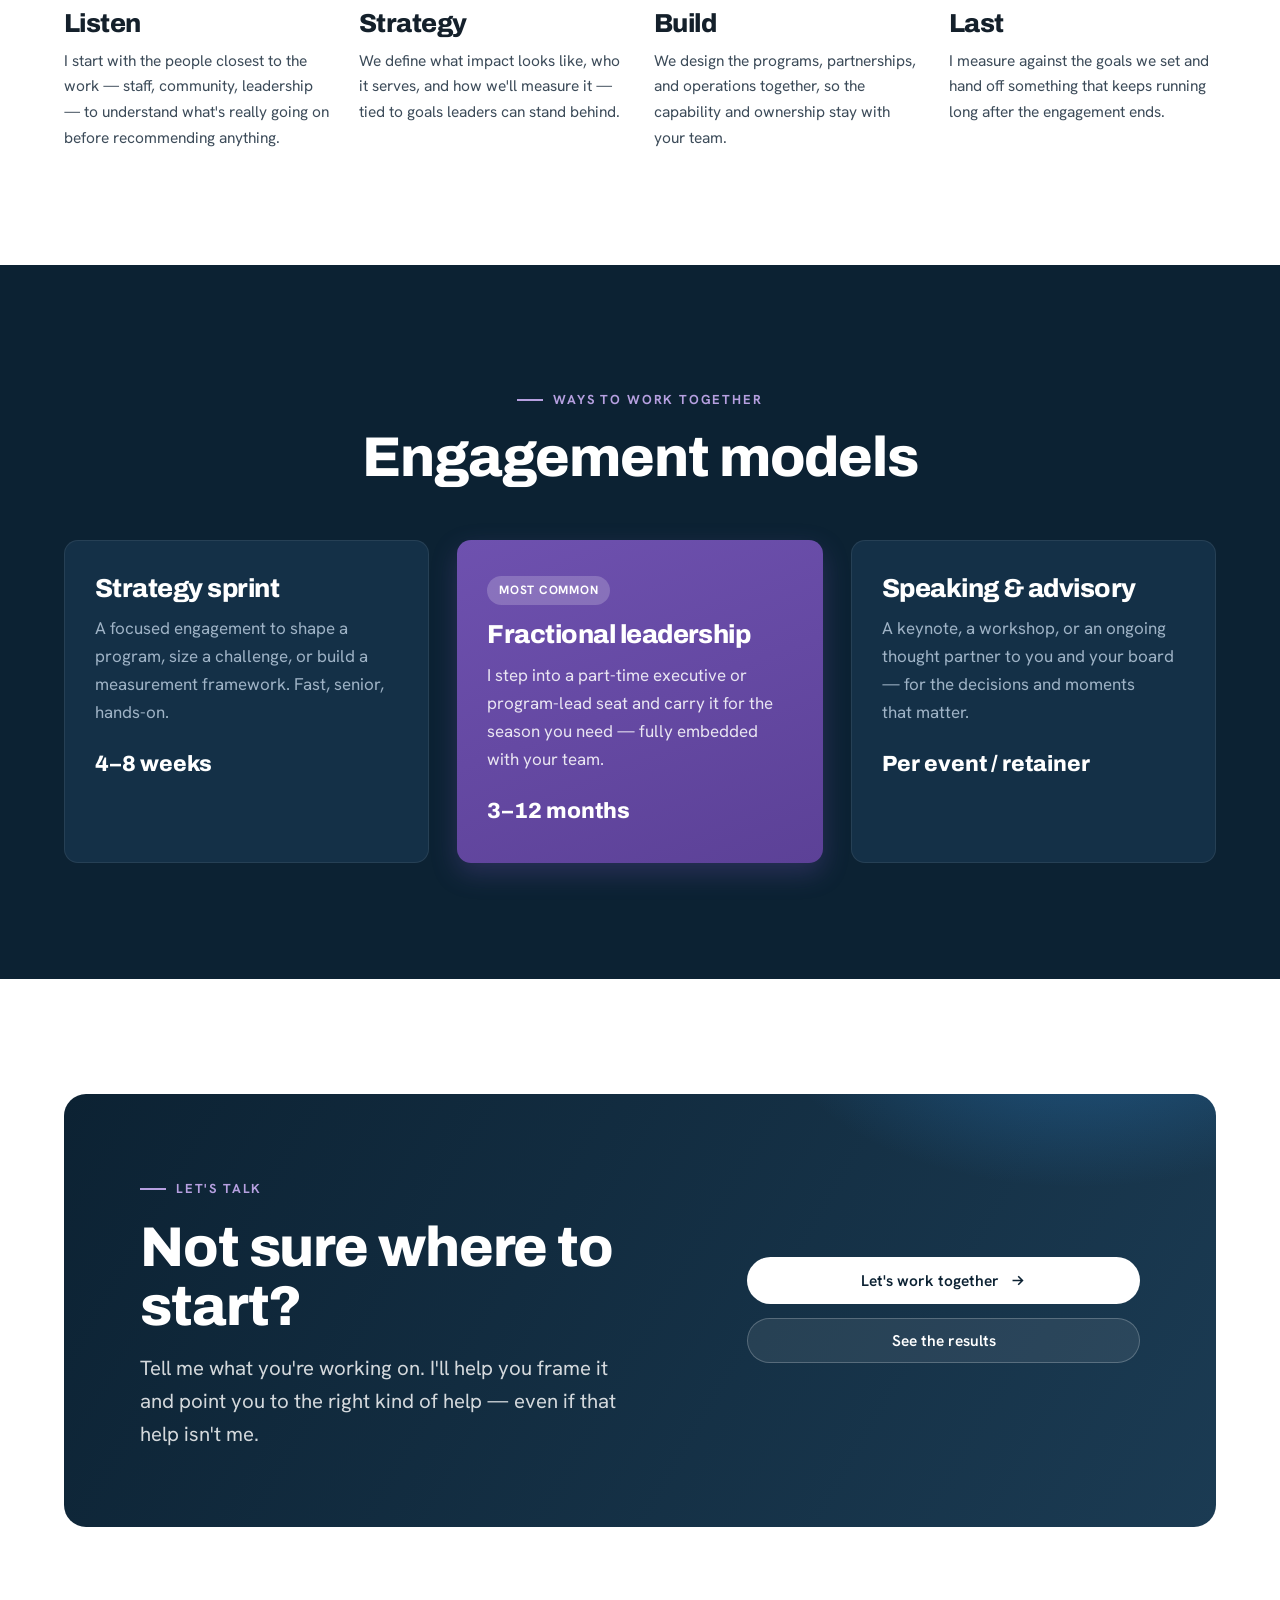
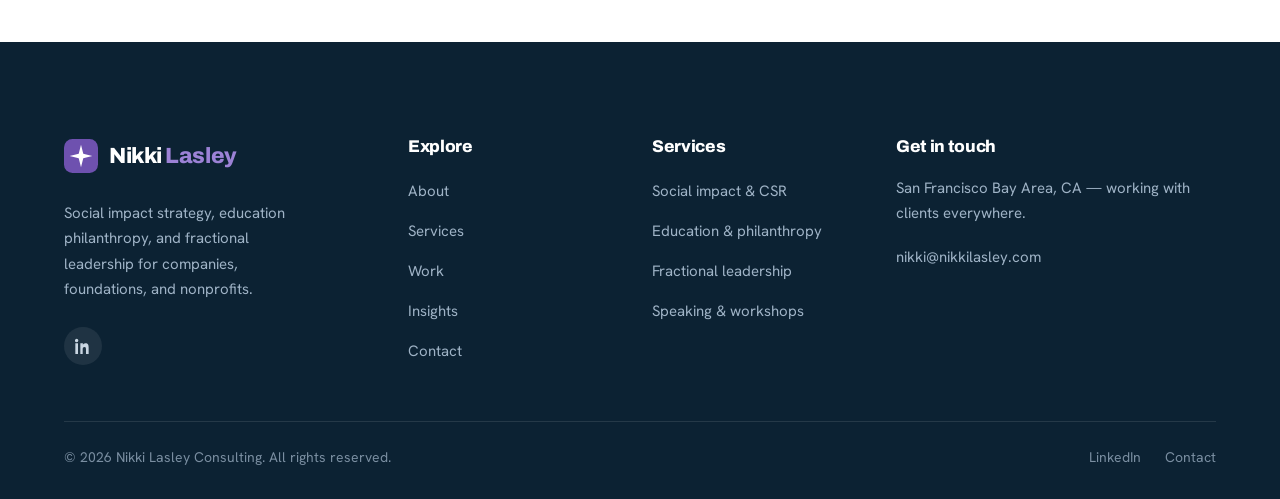
<file: services.html>
<!DOCTYPE html>
<html lang="en">
<head>
<meta charset="UTF-8" />
<meta name="viewport" content="width=device-width, initial-scale=1.0" />
<title>Services — Nikki Lasley Consulting</title>
<meta name="description" content="Social impact & CSR strategy, education access & philanthropy, fractional & interim leadership, and speaking & workshops — for corporate leaders, foundations, and nonprofits." />
<link rel="stylesheet" href="assets/styles.css" />
<noscript><style>.reveal{opacity:1!important;transform:none!important;}</style></noscript>
  <link rel="canonical" href="https://nikkilasley.com/services" />
  <meta property="og:type" content="website" />
  <meta property="og:site_name" content="Nikki Lasley Consulting" />
  <meta property="og:title" content="Services — Nikki Lasley Consulting" />
  <meta property="og:description" content="Social impact & CSR strategy, education access & philanthropy, fractional & interim leadership, and speaking & workshops — for corporate leaders, foundations, and nonprofits." />
  <meta property="og:url" content="https://nikkilasley.com/services" />
  <meta property="og:image" content="https://nikkilasley.com/assets/og-card.jpg" />
  <meta property="og:image:width" content="1200" />
  <meta property="og:image:height" content="630" />
  <meta property="og:image:alt" content="Nikki Lasley" />
  <meta name="twitter:card" content="summary_large_image" />
  <meta name="twitter:title" content="Services — Nikki Lasley Consulting" />
  <meta name="twitter:description" content="Social impact & CSR strategy, education access & philanthropy, fractional & interim leadership, and speaking & workshops — for corporate leaders, foundations, and nonprofits." />
  <meta name="twitter:image" content="https://nikkilasley.com/assets/og-card.jpg" />
</head>
<body>
<a class="skip-link" href="#main">Skip to content</a>

<!-- TOPBAR -->
<div class="topbar">
  <div class="wrap-wide">
    <div class="tb-left">
      <a class="tb-item" href="mailto:nikki@nikkilasley.com"><svg viewBox="0 0 24 24" fill="none" stroke="currentColor" stroke-width="2"><rect x="3" y="5" width="18" height="14" rx="2"/><path d="m3 7 9 6 9-6"/></svg>nikki@nikkilasley.com</a>
    </div>
    <div class="tb-social">
      <a href="https://linkedin.com/in/nikkilasley" aria-label="LinkedIn"><svg viewBox="0 0 24 24" fill="currentColor"><path d="M4.98 3.5A2.5 2.5 0 1 1 0 3.5a2.5 2.5 0 0 1 4.98 0zM.5 8h4V24h-4zM8 8h3.83v2.2h.05c.53-1 1.84-2.2 3.79-2.2 4.06 0 4.81 2.67 4.81 6.14V24h-4v-6.86c0-1.64-.03-3.75-2.29-3.75-2.29 0-2.64 1.79-2.64 3.63V24H8z"/></svg></a>
    </div>
  </div>
</div>

<!-- HEADER -->
<header class="site-header">
  <div class="wrap-wide nav">
    <a class="brand" href="index.html"><svg class="mark" viewBox="0 0 36 36"><defs><linearGradient id="bm" x1="0" y1="0" x2="1" y2="1"><stop offset="0" stop-color="#6E51AF"/><stop offset="1" stop-color="#0C2233"/></linearGradient></defs><rect width="36" height="36" rx="9" fill="url(#bm)"/><path d="M18 6 L20.4 15.6 L30 18 L20.4 20.4 L18 30 L15.6 20.4 L6 18 L15.6 15.6 Z" fill="#fff"/></svg><span class="name">Nikki <b>Lasley</b></span></a>
    <nav aria-label="Primary"><ul class="nav-links">
      <li><a href="index.html">Home</a></li><li><a href="about.html">About</a></li><li><a href="services.html" class="active">Services</a></li><li><a href="work.html">Work</a></li><li><a href="insights.html">Insights</a></li>
    </ul></nav>
    <div class="nav-right">
      <a class="btn btn-primary" href="contact.html">Let's work together</a>
      <button class="nav-toggle" type="button" data-menu-toggle aria-label="Menu"><svg viewBox="0 0 24 24" fill="none" stroke="currentColor" stroke-width="2"><path d="M3 6h18M3 12h18M3 18h18"/></svg></button>
    </div>
  </div>
  <div class="mobile-menu"><ul><li><a href="index.html">Home</a></li><li><a href="about.html">About</a></li><li><a href="services.html">Services</a></li><li><a href="work.html">Work</a></li><li><a href="insights.html">Insights</a></li><li><a href="contact.html">Contact</a></li><li><a class="btn btn-primary" href="contact.html">Let's work together</a></li></ul></div>
</header>

<!-- HERO -->
<section id="main" class="phero">
  <div class="wrap">
    <span class="eyebrow center on-dark">How I can help</span>
    <h1 class="h-xl">Services</h1>
    <p class="lead mx-auto measure" style="margin-top:18px;">I work with corporate leaders, foundations, and nonprofits — sometimes all three on the same project. Engagements range from a focused strategy sprint to fractional leadership over several months.</p>
    <div class="crumbs"><a href="index.html">Home</a><span>/</span>Services</div>
  </div>
</section>

<!-- SERVICE NAV CHIPS -->
<section class="pad-sm">
  <div class="wrap">
    <div class="chips center" style="justify-content:center;">
      <a class="chip on" href="#impact">Social impact &amp; CSR</a>
      <a class="chip" href="#education">Education &amp; philanthropy</a>
      <a class="chip" href="#fractional">Fractional &amp; interim leadership</a>
      <a class="chip" href="#speaking">Speaking &amp; workshops</a>
    </div>
  </div>
</section>

<!-- SERVICE BLOCK 1 — SOCIAL IMPACT -->
<section class="pad" id="impact" style="padding-top:clamp(40px,5vw,70px);">
  <div class="wrap-wide">
    <div class="frow">
      <div class="reveal">
        <span class="tag">01 — Social impact &amp; CSR strategy</span>
        <h2 class="h-md" style="margin:18px 0 18px;">Programs employees show up for</h2>
        <p class="lead" style="margin-bottom:24px;">I help companies build community investment programs employees actually show up for and leaders can stand behind. I take it from strategy through measurement, so you can prove the work is paying off.</p>
        <ul class="checks" style="margin-bottom:26px;">
          <li><span class="ck"><svg viewBox="0 0 24 24" fill="none" stroke="currentColor" stroke-width="3"><path d="M5 13l4 4L19 7"/></svg></span>Corporate giving &amp; volunteer program design</li>
          <li><span class="ck"><svg viewBox="0 0 24 24" fill="none" stroke="currentColor" stroke-width="3"><path d="M5 13l4 4L19 7"/></svg></span>Partner selection &amp; community investment</li>
          <li><span class="ck"><svg viewBox="0 0 24 24" fill="none" stroke="currentColor" stroke-width="3"><path d="M5 13l4 4L19 7"/></svg></span>Measurement &amp; C-suite impact reporting</li>
        </ul>
        <div class="fitbox">
          <strong>Good fit if you're:</strong> launching or rebuilding a giving program, trying to connect impact to business goals, or struggling to prove your community investment is working.
        </div>
      </div>
      <div class="frow-media reveal">
        <div style="aspect-ratio:3 / 4;border-radius:var(--r-lg);overflow:hidden;box-shadow:var(--sh);">
          <img src="assets/service-impact.jpg" alt="Nikki Lasley at a community engagement event" style="width:100%;height:100%;object-fit:cover;object-position:center;" />
        </div>
      </div>
    </div>
  </div>
</section>

<!-- SERVICE BLOCK 2 — EDUCATION -->
<section class="pad bg-soft" id="education">
  <div class="wrap-wide">
    <div class="frow rev">
      <div class="reveal">
        <span class="tag">02 — Education access &amp; philanthropy</span>
        <h2 class="h-md" style="margin:18px 0 18px;">Where I started, and where my heart is</h2>
        <p class="lead" style="margin-bottom:24px;">I design and scale education programs, and I advise foundations and nonprofits on how to fund and run them well.</p>
        <ul class="checks" style="margin-bottom:26px;">
          <li><span class="ck"><svg viewBox="0 0 24 24" fill="none" stroke="currentColor" stroke-width="3"><path d="M5 13l4 4L19 7"/></svg></span>Scholarship, apprenticeship &amp; STEM program design</li>
          <li><span class="ck"><svg viewBox="0 0 24 24" fill="none" stroke="currentColor" stroke-width="3"><path d="M5 13l4 4L19 7"/></svg></span>Foundation strategy &amp; fundraising</li>
          <li><span class="ck"><svg viewBox="0 0 24 24" fill="none" stroke="currentColor" stroke-width="3"><path d="M5 13l4 4L19 7"/></svg></span>Program operations at scale</li>
        </ul>
        <div class="fitbox">
          <strong>Good fit if you're:</strong> a foundation rethinking your education portfolio, a nonprofit scaling a program, or a company investing in workforce and education partnerships.
        </div>
      </div>
      <div class="frow-media reveal">
        <div style="aspect-ratio:3 / 4;border-radius:var(--r-lg);overflow:hidden;box-shadow:var(--sh);">
          <img src="assets/service-education.jpg" alt="Students with program certificates" style="width:100%;height:100%;object-fit:cover;object-position:center;" />
        </div>
      </div>
    </div>
  </div>
</section>

<!-- SERVICE BLOCK 3 — FRACTIONAL -->
<section class="pad" id="fractional">
  <div class="wrap-wide">
    <div class="frow">
      <div class="reveal">
        <span class="tag">03 — Fractional &amp; interim leadership</span>
        <h2 class="h-md" style="margin:18px 0 18px;">A steady, experienced hand</h2>
        <p class="lead" style="margin-bottom:24px;">When an organization is between leaders or stretched thin, I step in to run things and hand off something stronger than I found. I've served as an interim executive director and led enterprise programs through real transformation.</p>
        <ul class="checks" style="margin-bottom:26px;">
          <li><span class="ck"><svg viewBox="0 0 24 24" fill="none" stroke="currentColor" stroke-width="3"><path d="M5 13l4 4L19 7"/></svg></span>Interim executive &amp; program leadership</li>
          <li><span class="ck"><svg viewBox="0 0 24 24" fill="none" stroke="currentColor" stroke-width="3"><path d="M5 13l4 4L19 7"/></svg></span>Leadership transitions, mergers &amp; turnarounds</li>
          <li><span class="ck"><svg viewBox="0 0 24 24" fill="none" stroke="currentColor" stroke-width="3"><path d="M5 13l4 4L19 7"/></svg></span>Enterprise program transformation</li>
        </ul>
        <div class="fitbox">
          <strong>Good fit if you're:</strong> navigating a leadership gap, a merger, or a turnaround, and need a steady, experienced hand.
        </div>
      </div>
      <div class="frow-media reveal">
        <div style="aspect-ratio:3 / 4;border-radius:var(--r-lg);overflow:hidden;box-shadow:var(--sh);">
          <img src="assets/service-fractional.jpg" alt="Nikki Lasley rolling up her sleeves on community service" style="width:100%;height:100%;object-fit:cover;object-position:center;" />
        </div>
      </div>
    </div>
  </div>
</section>

<!-- SERVICE BLOCK 4 — SPEAKING -->
<section class="pad bg-soft" id="speaking">
  <div class="wrap-wide">
    <div class="frow rev">
      <div class="reveal">
        <span class="tag">04 — Speaking &amp; workshops</span>
        <h2 class="h-md" style="margin:18px 0 18px;">Practical, grounded, and usable Monday morning</h2>
        <p class="lead" style="margin-bottom:24px;">I speak and facilitate on social impact, education equity, and inclusive leadership — for conferences, offsites, and boards. Sessions are practical and grounded in real programs, built to leave people with something they can use.</p>
        <ul class="checks" style="margin-bottom:26px;">
          <li><span class="ck"><svg viewBox="0 0 24 24" fill="none" stroke="currentColor" stroke-width="3"><path d="M5 13l4 4L19 7"/></svg></span>Keynotes &amp; conference sessions</li>
          <li><span class="ck"><svg viewBox="0 0 24 24" fill="none" stroke="currentColor" stroke-width="3"><path d="M5 13l4 4L19 7"/></svg></span>Leadership offsites &amp; board facilitation</li>
          <li><span class="ck"><svg viewBox="0 0 24 24" fill="none" stroke="currentColor" stroke-width="3"><path d="M5 13l4 4L19 7"/></svg></span>Team development &amp; culture workshops</li>
        </ul>
        <div class="fitbox">
          <strong>Good fit if you're:</strong> planning a conference, a leadership summit, or a team development day.
        </div>
        <div style="margin-top:24px;"><a class="more" href="work.html#speaking">See recent stages <span class="circ"><svg viewBox="0 0 24 24" fill="none" stroke="currentColor" stroke-width="2.4"><path d="M5 12h14M13 6l6 6-6 6"/></svg></span></a></div>
      </div>
      <div class="frow-media reveal">
        <div style="aspect-ratio:3 / 2;border-radius:var(--r-lg);overflow:hidden;box-shadow:var(--sh);">
          <img src="assets/speaking-dublin.jpg" alt="Nikki Lasley on the Women in Leadership panel at Dublin Tech Summit" style="width:100%;height:100%;object-fit:cover;object-position:center;" />
        </div>
      </div>
    </div>
  </div>
</section>

<!-- PROCESS -->
<section class="pad">
  <div class="wrap-wide">
    <div class="center reveal" style="margin-bottom:56px;">
      <span class="eyebrow center">How an engagement works</span>
      <h2 class="h-lg measure mx-auto">A simple arc, run with discipline</h2>
    </div>
    <div class="grid g-4">
      <div class="reveal">
        <div style="font-family:var(--display);font-weight:800;font-size:18px;color:var(--blue);letter-spacing:.04em;margin-bottom:14px;">STEP 01</div>
        <h3 class="h-sm" style="margin-bottom:10px;">Listen</h3>
        <p style="color:var(--body);font-size:15.5px;">I start with the people closest to the work — staff, community, leadership — to understand what's really going on before recommending anything.</p>
      </div>
      <div class="reveal">
        <div style="font-family:var(--display);font-weight:800;font-size:18px;color:var(--blue);letter-spacing:.04em;margin-bottom:14px;">STEP 02</div>
        <h3 class="h-sm" style="margin-bottom:10px;">Strategy</h3>
        <p style="color:var(--body);font-size:15.5px;">We define what impact looks like, who it serves, and how we'll measure it — tied to goals leaders can stand behind.</p>
      </div>
      <div class="reveal">
        <div style="font-family:var(--display);font-weight:800;font-size:18px;color:var(--blue);letter-spacing:.04em;margin-bottom:14px;">STEP 03</div>
        <h3 class="h-sm" style="margin-bottom:10px;">Build</h3>
        <p style="color:var(--body);font-size:15.5px;">We design the programs, partnerships, and operations together, so the capability and ownership stay with your team.</p>
      </div>
      <div class="reveal">
        <div style="font-family:var(--display);font-weight:800;font-size:18px;color:var(--blue);letter-spacing:.04em;margin-bottom:14px;">STEP 04</div>
        <h3 class="h-sm" style="margin-bottom:10px;">Last</h3>
        <p style="color:var(--body);font-size:15.5px;">I measure against the goals we set and hand off something that keeps running long after the engagement ends.</p>
      </div>
    </div>
  </div>
</section>

<!-- ENGAGEMENT MODELS -->
<section class="pad bg-navy">
  <div class="wrap-wide">
    <div class="center reveal" style="margin-bottom:52px;">
      <span class="eyebrow center on-dark">Ways to work together</span>
      <h2 class="h-lg" style="color:#fff;">Engagement models</h2>
    </div>
    <div class="grid g-3">
      <div class="reveal" style="background:var(--navy-700);border:1px solid rgba(255,255,255,.08);border-radius:var(--r);padding:34px 30px;">
        <h3 class="h-sm" style="color:#fff;margin-bottom:12px;">Strategy sprint</h3>
        <p style="color:#9FB3C6;margin-bottom:20px;">A focused engagement to shape a program, size a challenge, or build a measurement framework. Fast, senior, hands-on.</p>
        <div style="font-family:var(--display);font-weight:800;color:#fff;font-size:22px;">4–8 weeks</div>
      </div>
      <div class="reveal" style="background:linear-gradient(160deg,var(--blue),var(--blue-600));border-radius:var(--r);padding:34px 30px;box-shadow:var(--sh-blue);">
        <span style="display:inline-block;background:rgba(255,255,255,.2);color:#fff;font-size:12px;font-weight:700;letter-spacing:.06em;text-transform:uppercase;padding:5px 12px;border-radius:999px;margin-bottom:16px;">Most common</span>
        <h3 class="h-sm" style="color:#fff;margin-bottom:12px;">Fractional leadership</h3>
        <p style="color:rgba(255,255,255,.86);margin-bottom:20px;">I step into a part-time executive or program-lead seat and carry it for the season you need — fully embedded with your team.</p>
        <div style="font-family:var(--display);font-weight:800;color:#fff;font-size:22px;">3–12 months</div>
      </div>
      <div class="reveal" style="background:var(--navy-700);border:1px solid rgba(255,255,255,.08);border-radius:var(--r);padding:34px 30px;">
        <h3 class="h-sm" style="color:#fff;margin-bottom:12px;">Speaking &amp; advisory</h3>
        <p style="color:#9FB3C6;margin-bottom:20px;">A keynote, a workshop, or an ongoing thought partner to you and your board — for the decisions and moments that matter.</p>
        <div style="font-family:var(--display);font-weight:800;color:#fff;font-size:22px;">Per event / retainer</div>
      </div>
    </div>
  </div>
</section>

<!-- CTA -->
<section class="pad">
  <div class="wrap-wide">
    <div class="cta-band reveal">
      <div style="display:grid;grid-template-columns:1.3fr .9fr;gap:40px;align-items:center;" class="cta-grid">
        <div>
          <span class="eyebrow on-dark">Let's talk</span>
          <h2 class="h-lg" style="color:#fff;margin-bottom:16px;">Not sure where to start?</h2>
          <p class="lead" style="color:rgba(255,255,255,.82);max-width:46ch;">Tell me what you're working on. I'll help you frame it and point you to the right kind of help — even if that help isn't me.</p>
        </div>
        <div style="display:flex;flex-direction:column;gap:14px;">
          <a class="btn btn-white" href="contact.html" style="width:100%;justify-content:center;">Let's work together <svg viewBox="0 0 24 24" fill="none" stroke="currentColor" stroke-width="2.2"><path d="M5 12h14M13 6l6 6-6 6"/></svg></a>
          <a class="btn btn-on-dark" href="work.html" style="width:100%;justify-content:center;">See the results</a>
        </div>
      </div>
    </div>
  </div>
</section>

<!-- FOOTER -->
<footer class="site-footer">
  <div class="wrap-wide">
    <div class="foot-grid">
      <div>
        <a class="brand" href="index.html"><svg class="mark" viewBox="0 0 36 36"><rect width="36" height="36" rx="9" fill="#6E51AF"/><path d="M18 6 L20.4 15.6 L30 18 L20.4 20.4 L18 30 L15.6 20.4 L6 18 L15.6 15.6 Z" fill="#fff"/></svg><span class="name">Nikki <b>Lasley</b></span></a>
        <p class="foot-about">Social impact strategy, education philanthropy, and fractional leadership for companies, foundations, and nonprofits.</p>
        <div class="foot-social">
          <a href="https://linkedin.com/in/nikkilasley" aria-label="LinkedIn"><svg viewBox="0 0 24 24" fill="currentColor"><path d="M4.98 3.5A2.5 2.5 0 1 1 0 3.5a2.5 2.5 0 0 1 4.98 0zM.5 8h4V24h-4zM8 8h3.83v2.2h.05c.53-1 1.84-2.2 3.79-2.2 4.06 0 4.81 2.67 4.81 6.14V24h-4v-6.86c0-1.64-.03-3.75-2.29-3.75-2.29 0-2.64 1.79-2.64 3.63V24H8z"/></svg></a>
        </div>
      </div>
      <div class="foot-col"><h3>Explore</h3><ul><li><a href="about.html">About</a></li><li><a href="services.html">Services</a></li><li><a href="work.html">Work</a></li><li><a href="insights.html">Insights</a></li><li><a href="contact.html">Contact</a></li></ul></div>
      <div class="foot-col"><h3>Services</h3><ul><li><a href="services.html#impact">Social impact &amp; CSR</a></li><li><a href="services.html#education">Education &amp; philanthropy</a></li><li><a href="services.html#fractional">Fractional leadership</a></li><li><a href="services.html#speaking">Speaking &amp; workshops</a></li></ul></div>
      <div class="foot-col foot-news"><h3>Get in touch</h3><p>San Francisco Bay Area, CA — working with clients everywhere.</p>
        <div style="display:grid;gap:10px;font-size:15px;margin-top:6px;">
          <a href="mailto:nikki@nikkilasley.com" style="color:#9FB3C6;">nikki@nikkilasley.com</a>
        </div>
      </div>
    </div>
    <div class="foot-bottom"><span>© 2026 Nikki Lasley Consulting. All rights reserved.</span><div class="fb-links"><a href="https://linkedin.com/in/nikkilasley">LinkedIn</a><a href="contact.html">Contact</a></div></div>
  </div>
</footer>

<script src="assets/site.js"></script>
</body>
</html>
</file>
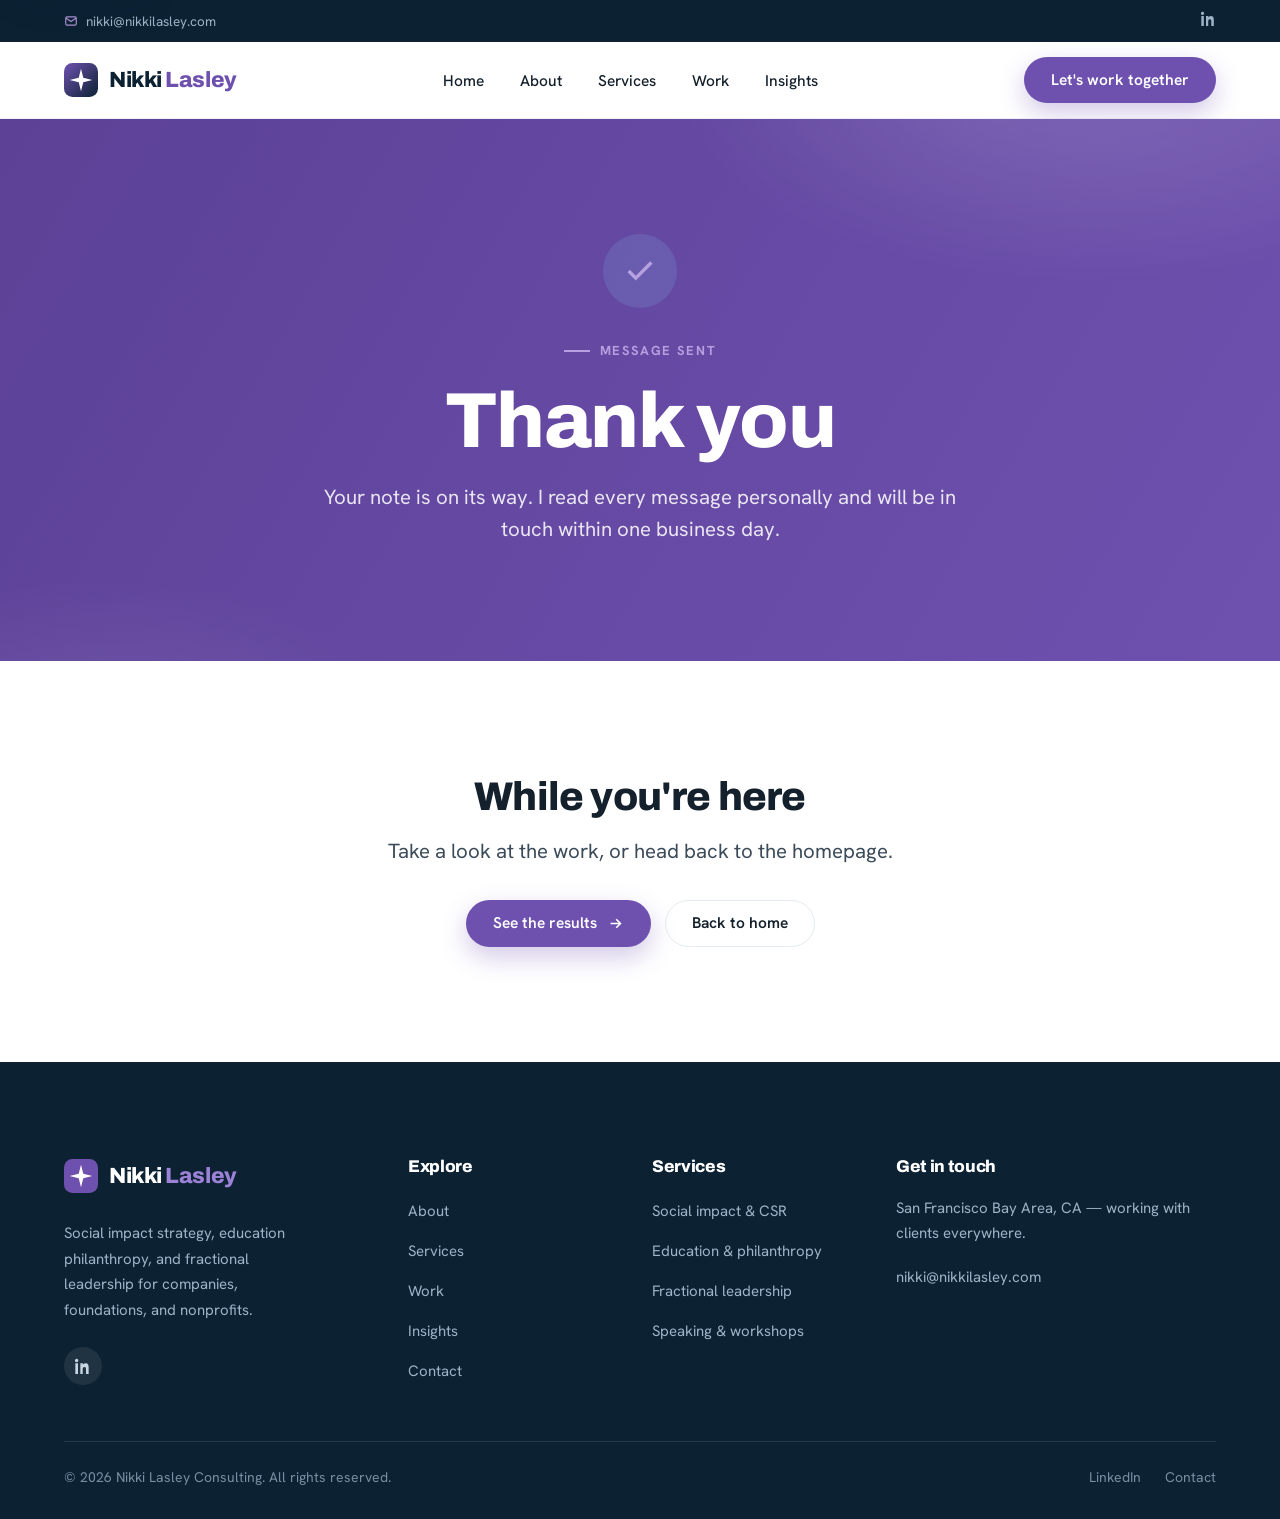
<file: thank-you.html>
<!DOCTYPE html>
<html lang="en">
<head>
<meta charset="UTF-8" />
<meta name="viewport" content="width=device-width, initial-scale=1.0" />
<title>Thank you — Nikki Lasley Consulting</title>
<meta name="description" content="Thanks for reaching out. Nikki will be in touch within one business day." />
<meta name="robots" content="noindex" />
<link rel="stylesheet" href="assets/styles.css" />
<noscript><style>.reveal{opacity:1!important;transform:none!important;}</style></noscript>
  <link rel="canonical" href="https://nikkilasley.com/thank-you" />
  <meta name="robots" content="noindex">
  <meta property="og:type" content="website" />
  <meta property="og:site_name" content="Nikki Lasley Consulting" />
  <meta property="og:title" content="Thank you — Nikki Lasley Consulting" />
  <meta property="og:description" content="Thanks for reaching out. Nikki will be in touch within one business day." />
  <meta property="og:url" content="https://nikkilasley.com/thank-you" />
  <meta property="og:image" content="https://nikkilasley.com/assets/og-card.jpg" />
  <meta property="og:image:width" content="1200" />
  <meta property="og:image:height" content="630" />
  <meta property="og:image:alt" content="Nikki Lasley" />
  <meta name="twitter:card" content="summary_large_image" />
  <meta name="twitter:title" content="Thank you — Nikki Lasley Consulting" />
  <meta name="twitter:description" content="Thanks for reaching out. Nikki will be in touch within one business day." />
  <meta name="twitter:image" content="https://nikkilasley.com/assets/og-card.jpg" />
</head>
<body>
<a class="skip-link" href="#main">Skip to content</a>

<!-- TOPBAR -->
<div class="topbar">
  <div class="wrap-wide">
    <div class="tb-left">
      <a class="tb-item" href="mailto:nikki@nikkilasley.com"><svg viewBox="0 0 24 24" fill="none" stroke="currentColor" stroke-width="2"><rect x="3" y="5" width="18" height="14" rx="2"/><path d="m3 7 9 6 9-6"/></svg>nikki@nikkilasley.com</a>
    </div>
    <div class="tb-social">
      <a href="https://linkedin.com/in/nikkilasley" aria-label="LinkedIn"><svg viewBox="0 0 24 24" fill="currentColor"><path d="M4.98 3.5A2.5 2.5 0 1 1 0 3.5a2.5 2.5 0 0 1 4.98 0zM.5 8h4V24h-4zM8 8h3.83v2.2h.05c.53-1 1.84-2.2 3.79-2.2 4.06 0 4.81 2.67 4.81 6.14V24h-4v-6.86c0-1.64-.03-3.75-2.29-3.75-2.29 0-2.64 1.79-2.64 3.63V24H8z"/></svg></a>
    </div>
  </div>
</div>

<!-- HEADER -->
<header class="site-header">
  <div class="wrap-wide nav">
    <a class="brand" href="index.html"><svg class="mark" viewBox="0 0 36 36"><defs><linearGradient id="bm" x1="0" y1="0" x2="1" y2="1"><stop offset="0" stop-color="#6E51AF"/><stop offset="1" stop-color="#0C2233"/></linearGradient></defs><rect width="36" height="36" rx="9" fill="url(#bm)"/><path d="M18 6 L20.4 15.6 L30 18 L20.4 20.4 L18 30 L15.6 20.4 L6 18 L15.6 15.6 Z" fill="#fff"/></svg><span class="name">Nikki <b>Lasley</b></span></a>
    <nav aria-label="Primary"><ul class="nav-links">
      <li><a href="index.html">Home</a></li><li><a href="about.html">About</a></li><li><a href="services.html">Services</a></li><li><a href="work.html">Work</a></li><li><a href="insights.html">Insights</a></li>
    </ul></nav>
    <div class="nav-right">
      <a class="btn btn-primary" href="contact.html">Let's work together</a>
      <button class="nav-toggle" type="button" data-menu-toggle aria-label="Menu"><svg viewBox="0 0 24 24" fill="none" stroke="currentColor" stroke-width="2"><path d="M3 6h18M3 12h18M3 18h18"/></svg></button>
    </div>
  </div>
  <div class="mobile-menu"><ul><li><a href="index.html">Home</a></li><li><a href="about.html">About</a></li><li><a href="services.html">Services</a></li><li><a href="work.html">Work</a></li><li><a href="insights.html">Insights</a></li><li><a href="contact.html">Contact</a></li><li><a class="btn btn-primary" href="contact.html">Let's work together</a></li></ul></div>
</header>

<!-- THANK YOU -->
<section id="main" class="phero">
  <div class="wrap">
    <div style="width:74px;height:74px;border-radius:50%;background:rgba(127,182,230,.18);display:grid;place-items:center;margin:0 auto 24px;">
      <svg viewBox="0 0 24 24" fill="none" stroke="#B6A0E0" stroke-width="2.4" width="34" height="34"><path d="M20 6 9 17l-5-5"/></svg>
    </div>
    <span class="eyebrow center on-dark">Message sent</span>
    <h1 class="h-xl">Thank you</h1>
    <p class="lead mx-auto measure" style="margin-top:18px;color:rgba(255,255,255,.86);">Your note is on its way. I read every message personally and will be in touch within one business day.</p>
  </div>
</section>

<!-- NEXT STEPS -->
<section class="pad">
  <div class="wrap" style="max-width:760px;text-align:center;">
    <h2 class="h-md" style="margin-bottom:16px;">While you're here</h2>
    <p class="lead" style="margin-bottom:32px;">Take a look at the work, or head back to the homepage.</p>
    <div style="display:flex;gap:14px;flex-wrap:wrap;justify-content:center;">
      <a class="btn btn-primary" href="work.html">See the results <svg viewBox="0 0 24 24" fill="none" stroke="currentColor" stroke-width="2.2"><path d="M5 12h14M13 6l6 6-6 6"/></svg></a>
      <a class="btn btn-ghost" href="index.html">Back to home</a>
    </div>
  </div>
</section>

<!-- FOOTER -->
<footer class="site-footer">
  <div class="wrap-wide">
    <div class="foot-grid">
      <div>
        <a class="brand" href="index.html"><svg class="mark" viewBox="0 0 36 36"><rect width="36" height="36" rx="9" fill="#6E51AF"/><path d="M18 6 L20.4 15.6 L30 18 L20.4 20.4 L18 30 L15.6 20.4 L6 18 L15.6 15.6 Z" fill="#fff"/></svg><span class="name">Nikki <b>Lasley</b></span></a>
        <p class="foot-about">Social impact strategy, education philanthropy, and fractional leadership for companies, foundations, and nonprofits.</p>
        <div class="foot-social">
          <a href="https://linkedin.com/in/nikkilasley" aria-label="LinkedIn"><svg viewBox="0 0 24 24" fill="currentColor"><path d="M4.98 3.5A2.5 2.5 0 1 1 0 3.5a2.5 2.5 0 0 1 4.98 0zM.5 8h4V24h-4zM8 8h3.83v2.2h.05c.53-1 1.84-2.2 3.79-2.2 4.06 0 4.81 2.67 4.81 6.14V24h-4v-6.86c0-1.64-.03-3.75-2.29-3.75-2.29 0-2.64 1.79-2.64 3.63V24H8z"/></svg></a>
        </div>
      </div>
      <div class="foot-col"><h3>Explore</h3><ul><li><a href="about.html">About</a></li><li><a href="services.html">Services</a></li><li><a href="work.html">Work</a></li><li><a href="insights.html">Insights</a></li><li><a href="contact.html">Contact</a></li></ul></div>
      <div class="foot-col"><h3>Services</h3><ul><li><a href="services.html#impact">Social impact &amp; CSR</a></li><li><a href="services.html#education">Education &amp; philanthropy</a></li><li><a href="services.html#fractional">Fractional leadership</a></li><li><a href="services.html#speaking">Speaking &amp; workshops</a></li></ul></div>
      <div class="foot-col foot-news"><h3>Get in touch</h3><p>San Francisco Bay Area, CA — working with clients everywhere.</p>
        <div style="display:grid;gap:10px;font-size:15px;margin-top:6px;">
          <a href="mailto:nikki@nikkilasley.com" style="color:#9FB3C6;">nikki@nikkilasley.com</a>
        </div>
      </div>
    </div>
    <div class="foot-bottom"><span>© 2026 Nikki Lasley Consulting. All rights reserved.</span><div class="fb-links"><a href="https://linkedin.com/in/nikkilasley">LinkedIn</a><a href="contact.html">Contact</a></div></div>
  </div>
</footer>

<script src="assets/site.js"></script>
</body>
</html>
</file>
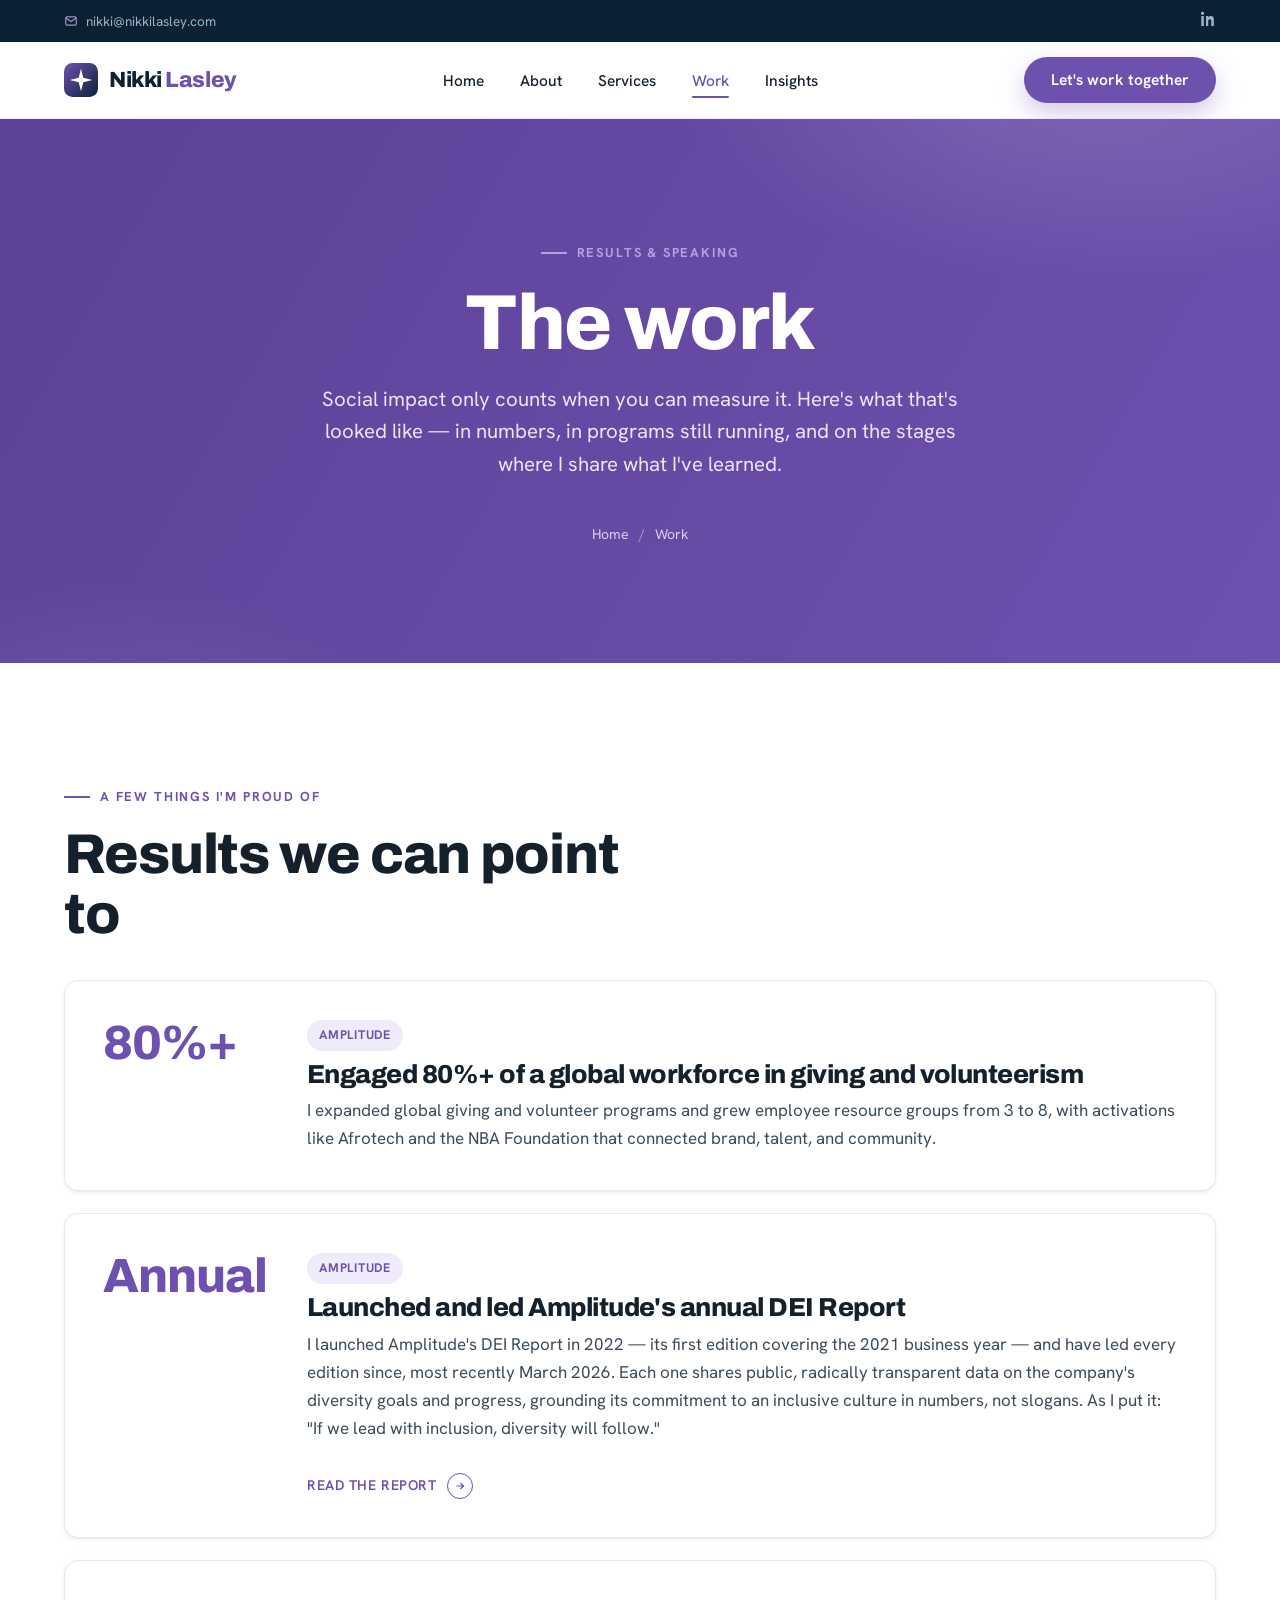
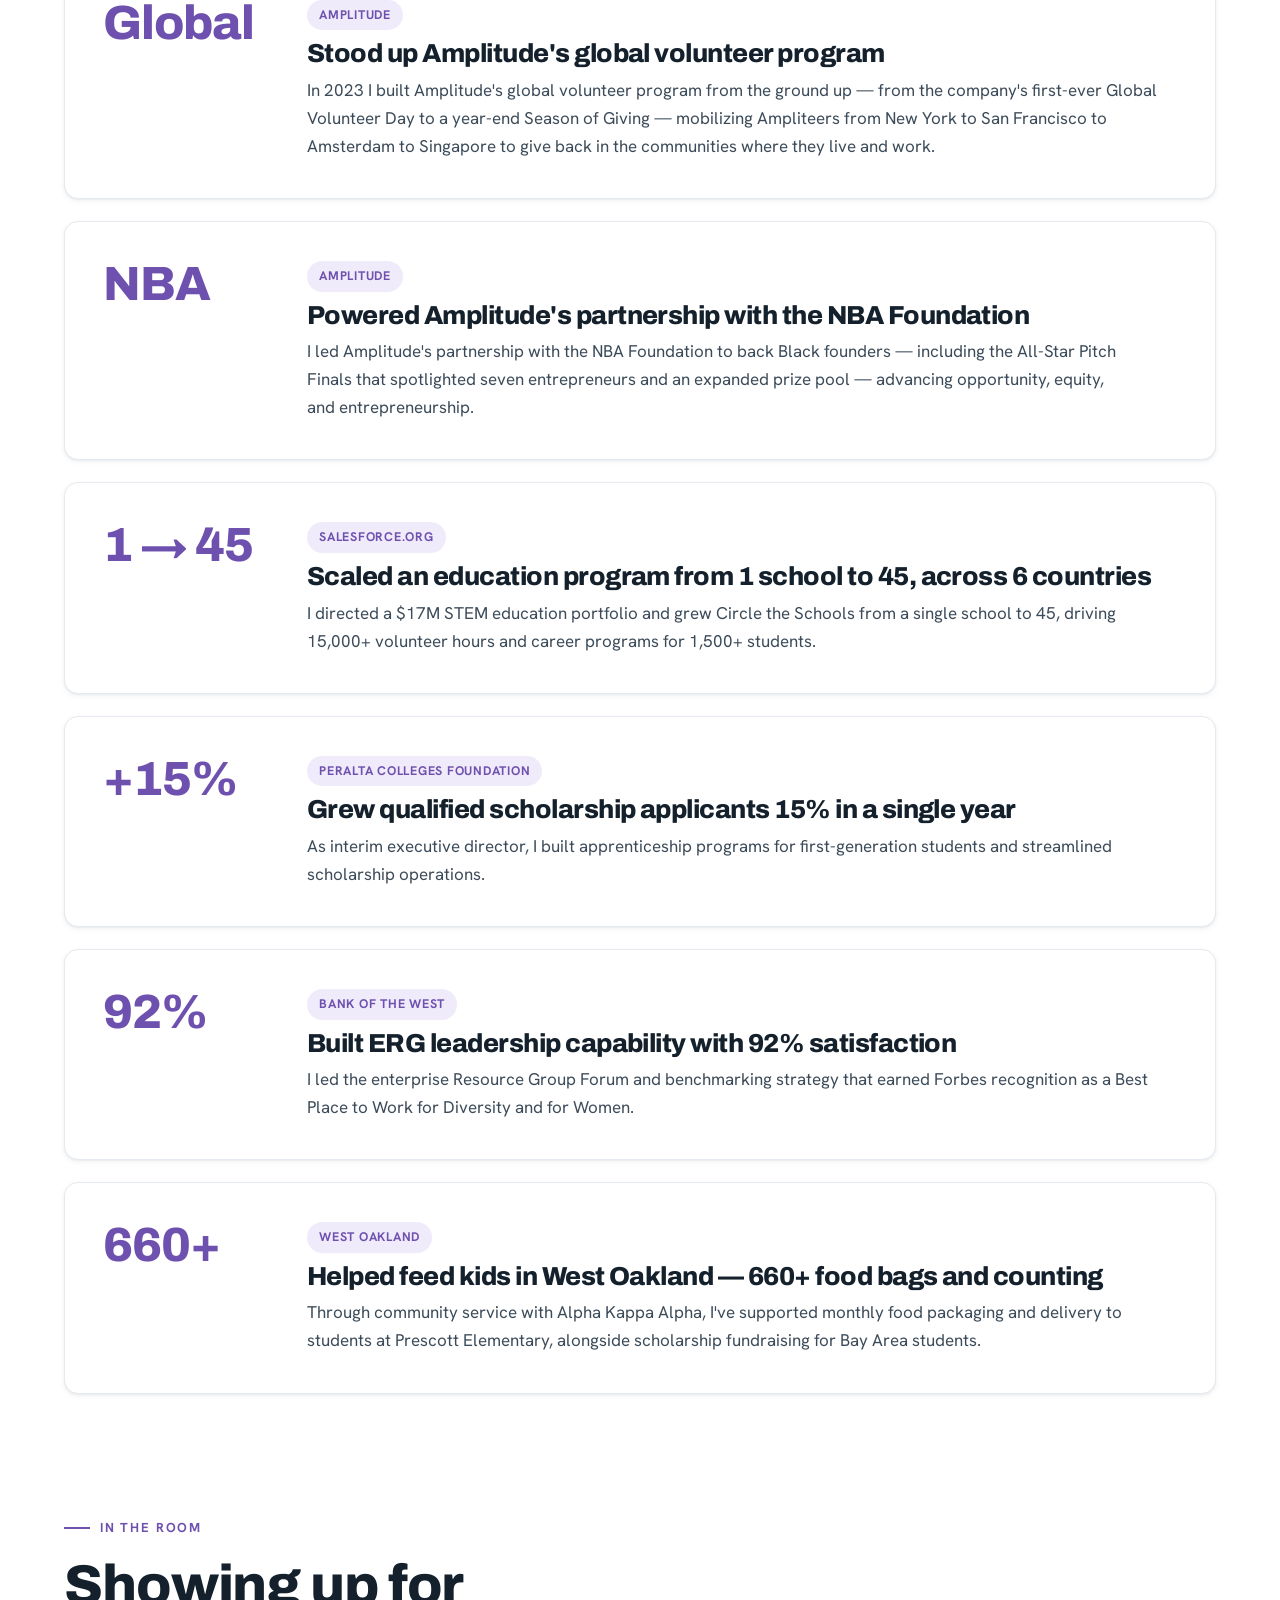
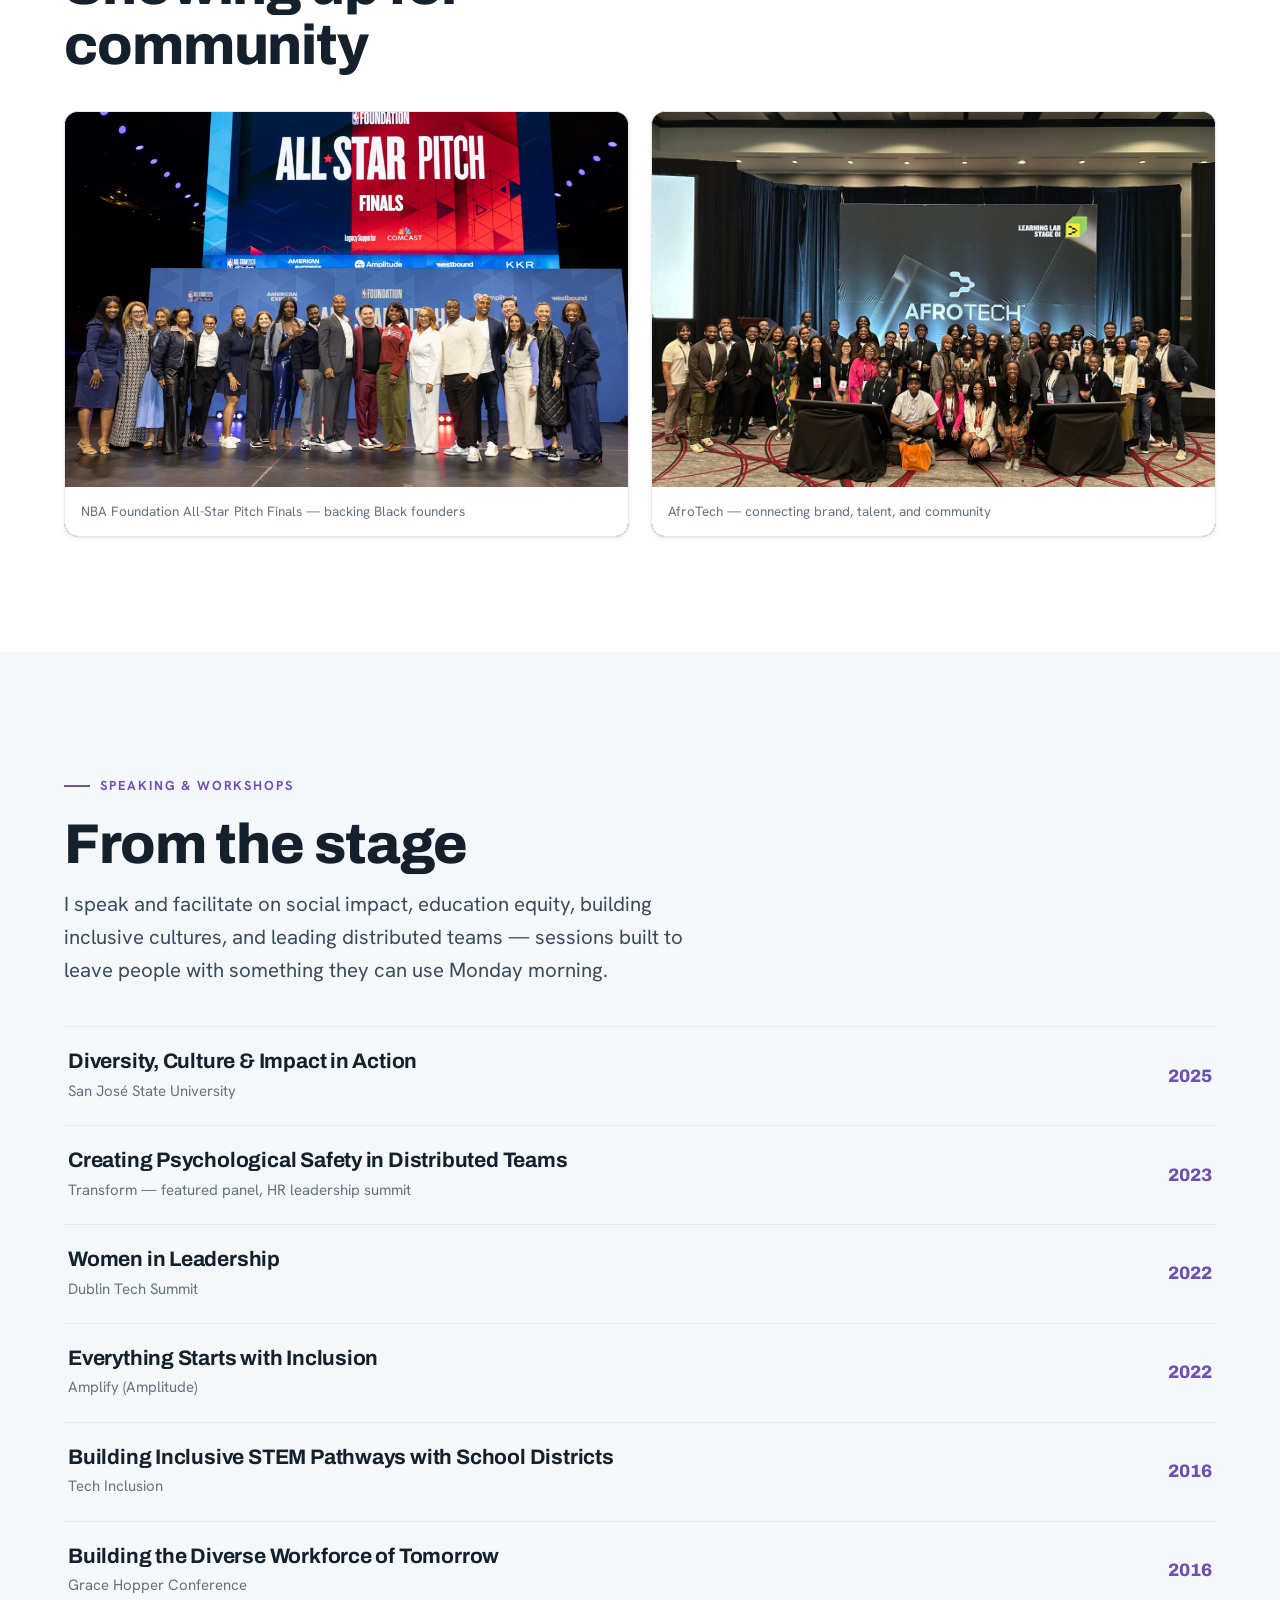
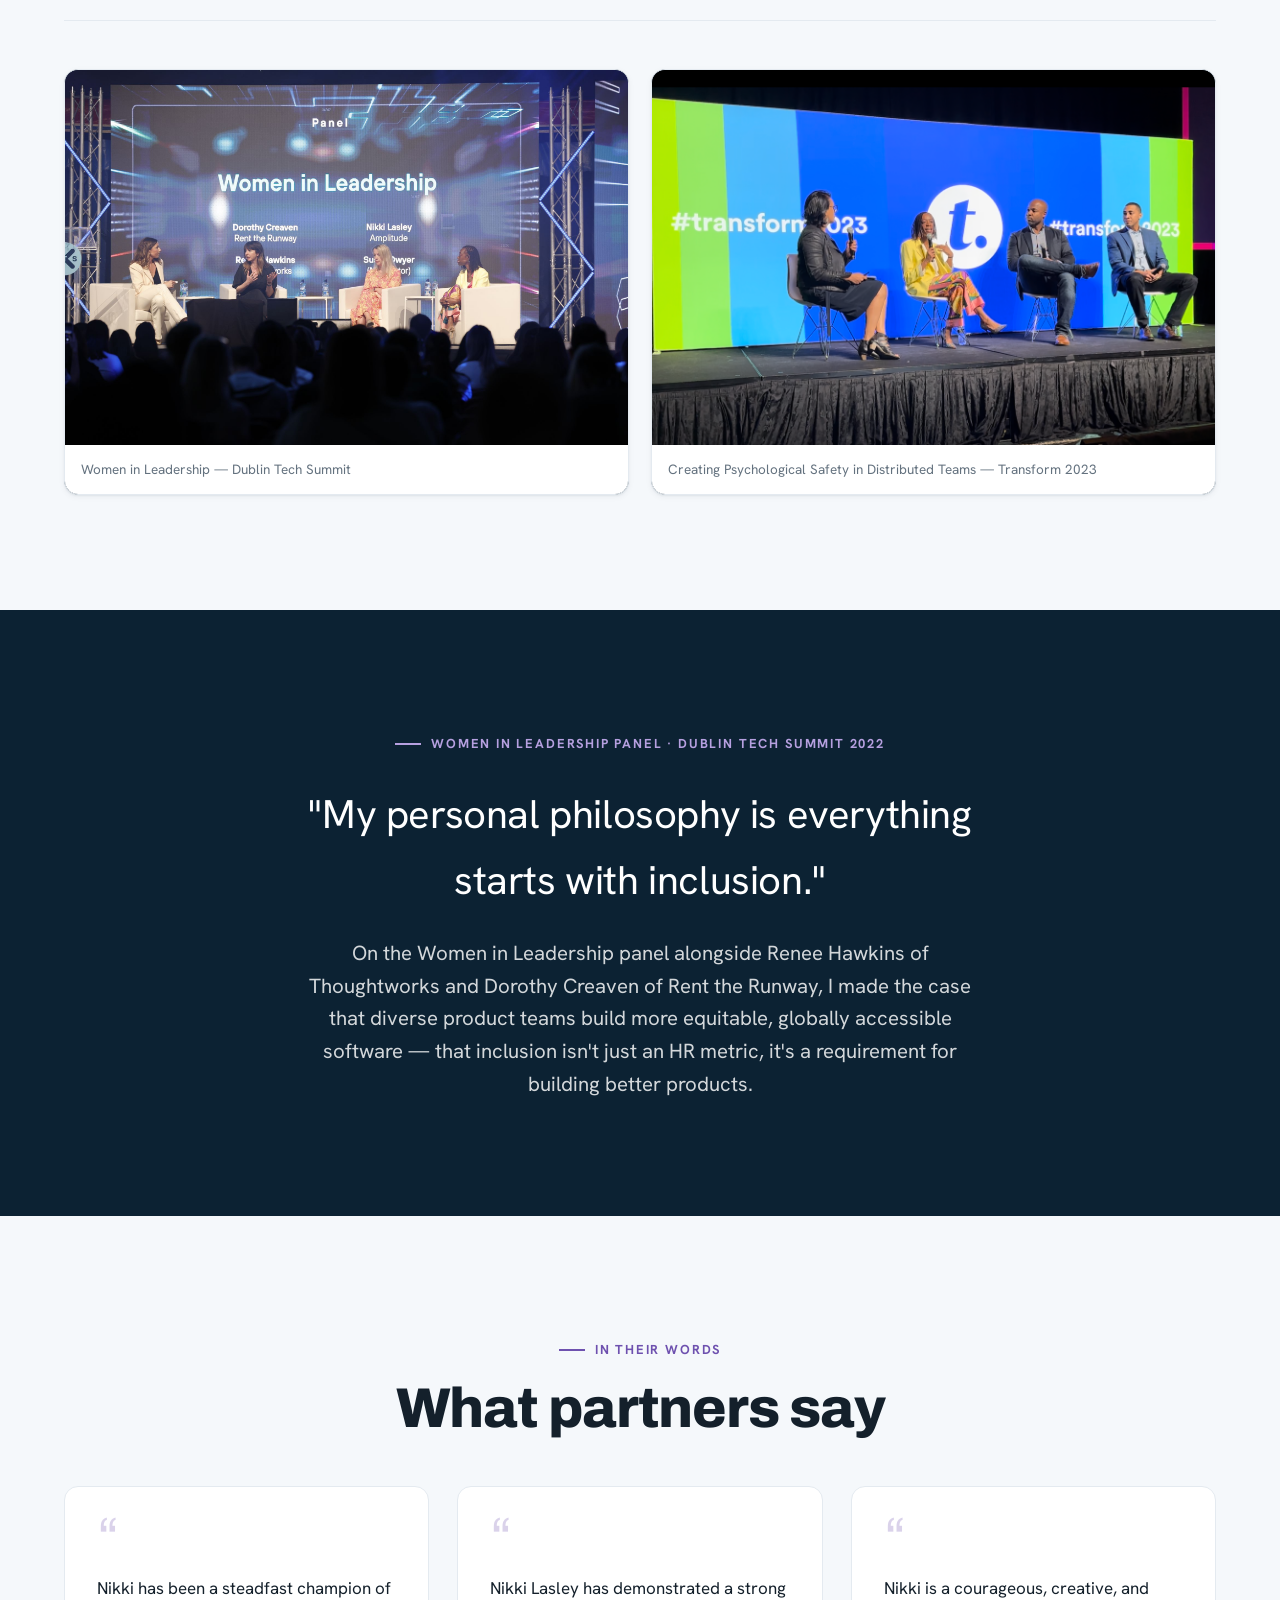
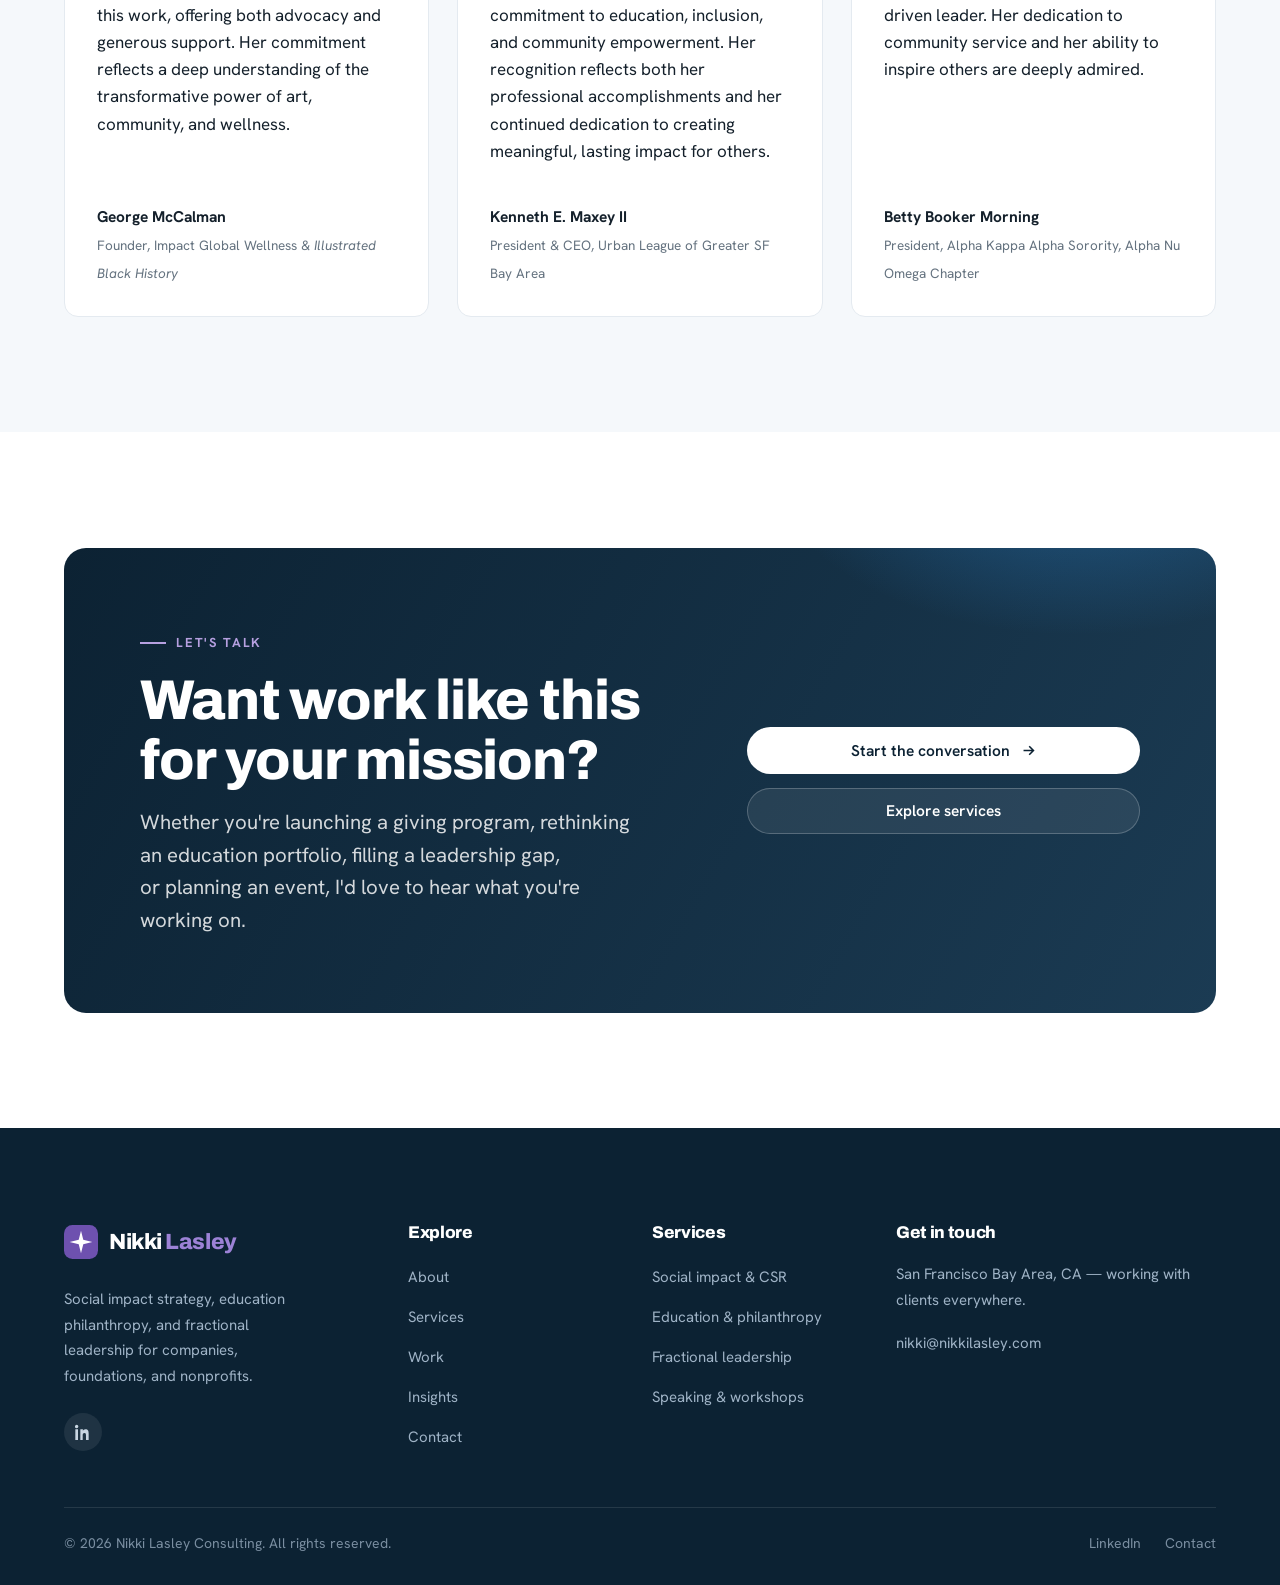
<file: work.html>
<!DOCTYPE html>
<html lang="en">
<head>
<meta charset="UTF-8" />
<meta name="viewport" content="width=device-width, initial-scale=1.0" />
<title>Work — Nikki Lasley Consulting</title>
<meta name="description" content="A few things I'm proud of — measurable results across social impact and education, plus the stages where Nikki Lasley shares what she's learned." />
<link rel="stylesheet" href="assets/styles.css" />
<noscript><style>.reveal{opacity:1!important;transform:none!important;}</style></noscript>
  <link rel="canonical" href="https://nikkilasley.com/work" />
  <meta property="og:type" content="website" />
  <meta property="og:site_name" content="Nikki Lasley Consulting" />
  <meta property="og:title" content="Work — Nikki Lasley Consulting" />
  <meta property="og:description" content="A few things I'm proud of — measurable results across social impact and education, plus the stages where Nikki Lasley shares what she's learned." />
  <meta property="og:url" content="https://nikkilasley.com/work" />
  <meta property="og:image" content="https://nikkilasley.com/assets/og-card.jpg" />
  <meta property="og:image:width" content="1200" />
  <meta property="og:image:height" content="630" />
  <meta property="og:image:alt" content="Nikki Lasley" />
  <meta name="twitter:card" content="summary_large_image" />
  <meta name="twitter:title" content="Work — Nikki Lasley Consulting" />
  <meta name="twitter:description" content="A few things I'm proud of — measurable results across social impact and education, plus the stages where Nikki Lasley shares what she's learned." />
  <meta name="twitter:image" content="https://nikkilasley.com/assets/og-card.jpg" />
</head>
<body>
<a class="skip-link" href="#main">Skip to content</a>

<!-- TOPBAR -->
<div class="topbar">
  <div class="wrap-wide">
    <div class="tb-left">
      <a class="tb-item" href="mailto:nikki@nikkilasley.com"><svg viewBox="0 0 24 24" fill="none" stroke="currentColor" stroke-width="2"><rect x="3" y="5" width="18" height="14" rx="2"/><path d="m3 7 9 6 9-6"/></svg>nikki@nikkilasley.com</a>
    </div>
    <div class="tb-social">
      <a href="https://linkedin.com/in/nikkilasley" aria-label="LinkedIn"><svg viewBox="0 0 24 24" fill="currentColor"><path d="M4.98 3.5A2.5 2.5 0 1 1 0 3.5a2.5 2.5 0 0 1 4.98 0zM.5 8h4V24h-4zM8 8h3.83v2.2h.05c.53-1 1.84-2.2 3.79-2.2 4.06 0 4.81 2.67 4.81 6.14V24h-4v-6.86c0-1.64-.03-3.75-2.29-3.75-2.29 0-2.64 1.79-2.64 3.63V24H8z"/></svg></a>
    </div>
  </div>
</div>

<!-- HEADER -->
<header class="site-header">
  <div class="wrap-wide nav">
    <a class="brand" href="index.html"><svg class="mark" viewBox="0 0 36 36"><defs><linearGradient id="bm" x1="0" y1="0" x2="1" y2="1"><stop offset="0" stop-color="#6E51AF"/><stop offset="1" stop-color="#0C2233"/></linearGradient></defs><rect width="36" height="36" rx="9" fill="url(#bm)"/><path d="M18 6 L20.4 15.6 L30 18 L20.4 20.4 L18 30 L15.6 20.4 L6 18 L15.6 15.6 Z" fill="#fff"/></svg><span class="name">Nikki <b>Lasley</b></span></a>
    <nav aria-label="Primary"><ul class="nav-links">
      <li><a href="index.html">Home</a></li><li><a href="about.html">About</a></li><li><a href="services.html">Services</a></li><li><a href="work.html" class="active">Work</a></li><li><a href="insights.html">Insights</a></li>
    </ul></nav>
    <div class="nav-right">
      <a class="btn btn-primary" href="contact.html">Let's work together</a>
      <button class="nav-toggle" type="button" data-menu-toggle aria-label="Menu"><svg viewBox="0 0 24 24" fill="none" stroke="currentColor" stroke-width="2"><path d="M3 6h18M3 12h18M3 18h18"/></svg></button>
    </div>
  </div>
  <div class="mobile-menu"><ul><li><a href="index.html">Home</a></li><li><a href="about.html">About</a></li><li><a href="services.html">Services</a></li><li><a href="work.html">Work</a></li><li><a href="insights.html">Insights</a></li><li><a href="contact.html">Contact</a></li><li><a class="btn btn-primary" href="contact.html">Let's work together</a></li></ul></div>
</header>

<!-- HERO -->
<section id="main" class="phero">
  <div class="wrap">
    <span class="eyebrow center on-dark">Results &amp; speaking</span>
    <h1 class="h-xl">The work</h1>
    <p class="lead mx-auto measure" style="margin-top:18px;">Social impact only counts when you can measure it. Here's what that's looked like — in numbers, in programs still running, and on the stages where I share what I've learned.</p>
    <div class="crumbs"><a href="index.html">Home</a><span>/</span>Work</div>
  </div>
</section>

<!-- RESULTS LIST -->
<section class="pad">
  <div class="wrap-wide">
    <div class="reveal" style="max-width:620px;margin-bottom:36px;">
      <span class="eyebrow">A few things I'm proud of</span>
      <h2 class="h-lg">Results we can point to</h2>
    </div>
    <div style="display:grid;gap:22px;">

      <article class="result-row reveal">
        <div class="result-num">80%+</div>
        <div>
          <span class="tag">Amplitude</span>
          <h3 class="h-sm" style="margin:10px 0 8px;">Engaged 80%+ of a global workforce in giving and volunteerism</h3>
          <p>I expanded global giving and volunteer programs and grew employee resource groups from 3 to 8, with activations like Afrotech and the NBA Foundation that connected brand, talent, and community.</p>
        </div>
      </article>

      <article class="result-row reveal">
        <div class="result-num">Annual</div>
        <div>
          <span class="tag">Amplitude</span>
          <h3 class="h-sm" style="margin:10px 0 8px;">Launched and led Amplitude's annual DEI Report</h3>
          <p>I launched Amplitude's DEI Report in 2022 — its first edition covering the 2021 business year — and have led every edition since, most recently March 2026. Each one shares public, radically transparent data on the company's diversity goals and progress, grounding its commitment to an inclusive culture in numbers, not slogans. As I put it: "If we lead with inclusion, diversity will follow."</p>
          <a class="more" href="https://amplitude.com/diversity-equity-inclusion" target="_blank" rel="noopener" style="margin-top:14px;">Read the report <span class="circ"><svg viewBox="0 0 24 24" fill="none" stroke="currentColor" stroke-width="2.4"><path d="M5 12h14M13 6l6 6-6 6"/></svg></span></a>
        </div>
      </article>

      <article class="result-row reveal">
        <div class="result-num">Global</div>
        <div>
          <span class="tag">Amplitude</span>
          <h3 class="h-sm" style="margin:10px 0 8px;">Stood up Amplitude's global volunteer program</h3>
          <p>In 2023 I built Amplitude's global volunteer program from the ground up — from the company's first-ever Global Volunteer Day to a year-end Season of Giving — mobilizing Ampliteers from New York to San Francisco to Amsterdam to Singapore to give back in the communities where they live and work.</p>
        </div>
      </article>

      <article class="result-row reveal">
        <div class="result-num">NBA</div>
        <div>
          <span class="tag">Amplitude</span>
          <h3 class="h-sm" style="margin:10px 0 8px;">Powered Amplitude's partnership with the NBA Foundation</h3>
          <p>I led Amplitude's partnership with the NBA Foundation to back Black founders — including the All-Star Pitch Finals that spotlighted seven entrepreneurs and an expanded prize pool — advancing opportunity, equity, and entrepreneurship.</p>
        </div>
      </article>

      <article class="result-row reveal">
        <div class="result-num">1 → 45</div>
        <div>
          <span class="tag">Salesforce.org</span>
          <h3 class="h-sm" style="margin:10px 0 8px;">Scaled an education program from 1 school to 45, across 6 countries</h3>
          <p>I directed a $17M STEM education portfolio and grew Circle the Schools from a single school to 45, driving 15,000+ volunteer hours and career programs for 1,500+ students.</p>
        </div>
      </article>

      <article class="result-row reveal">
        <div class="result-num">+15%</div>
        <div>
          <span class="tag">Peralta Colleges Foundation</span>
          <h3 class="h-sm" style="margin:10px 0 8px;">Grew qualified scholarship applicants 15% in a single year</h3>
          <p>As interim executive director, I built apprenticeship programs for first-generation students and streamlined scholarship operations.</p>
        </div>
      </article>

      <article class="result-row reveal">
        <div class="result-num">92%</div>
        <div>
          <span class="tag">Bank of the West</span>
          <h3 class="h-sm" style="margin:10px 0 8px;">Built ERG leadership capability with 92% satisfaction</h3>
          <p>I led the enterprise Resource Group Forum and benchmarking strategy that earned Forbes recognition as a Best Place to Work for Diversity and for Women.</p>
        </div>
      </article>

      <article class="result-row reveal">
        <div class="result-num">660+</div>
        <div>
          <span class="tag">West Oakland</span>
          <h3 class="h-sm" style="margin:10px 0 8px;">Helped feed kids in West Oakland — 660+ food bags and counting</h3>
          <p>Through community service with Alpha Kappa Alpha, I've supported monthly food packaging and delivery to students at Prescott Elementary, alongside scholarship fundraising for Bay Area students.</p>
        </div>
      </article>

    </div>
  </div>
</section>

<!-- IN THE ROOM -->
<section class="pad" style="padding-top:0;">
  <div class="wrap-wide">
    <div class="reveal" style="max-width:620px;margin-bottom:36px;">
      <span class="eyebrow">In the room</span>
      <h2 class="h-lg">Showing up for community</h2>
    </div>
    <div class="gallery reveal">
      <figure>
        <img src="assets/community-nba.jpg" alt="Nikki Lasley at the NBA Foundation All-Star Pitch Finals" />
        <figcaption>NBA Foundation All-Star Pitch Finals — backing Black founders</figcaption>
      </figure>
      <figure>
        <img src="assets/community-afrotech.jpg" alt="Nikki Lasley with the team at AfroTech" />
        <figcaption>AfroTech — connecting brand, talent, and community</figcaption>
      </figure>
    </div>
  </div>
</section>

<!-- SPEAKING -->
<section class="pad bg-soft" id="speaking">
  <div class="wrap-wide">
    <div class="reveal" style="max-width:620px;margin-bottom:40px;">
      <span class="eyebrow">Speaking &amp; workshops</span>
      <h2 class="h-lg">From the stage</h2>
      <p class="lead" style="margin-top:14px;">I speak and facilitate on social impact, education equity, building inclusive cultures, and leading distributed teams — sessions built to leave people with something they can use Monday morning.</p>
    </div>
    <ul class="talks reveal">
      <li>
        <span class="talk-main"><span class="title">Diversity, Culture &amp; Impact in Action</span><span class="venue-sub">San José State University</span></span>
        <span class="venue">2025</span>
      </li>
      <li>
        <span class="talk-main"><span class="title">Creating Psychological Safety in Distributed Teams</span><span class="venue-sub">Transform — featured panel, HR leadership summit</span></span>
        <span class="venue">2023</span>
      </li>
      <li>
        <span class="talk-main"><span class="title">Women in Leadership</span><span class="venue-sub">Dublin Tech Summit</span></span>
        <span class="venue">2022</span>
      </li>
      <li>
        <span class="talk-main"><span class="title">Everything Starts with Inclusion</span><span class="venue-sub">Amplify (Amplitude)</span></span>
        <span class="venue">2022</span>
      </li>
      <li>
        <span class="talk-main"><span class="title">Building Inclusive STEM Pathways with School Districts</span><span class="venue-sub">Tech Inclusion</span></span>
        <span class="venue">2016</span>
      </li>
      <li>
        <span class="talk-main"><span class="title">Building the Diverse Workforce of Tomorrow</span><span class="venue-sub">Grace Hopper Conference</span></span>
        <span class="venue">2016</span>
      </li>
    </ul>

    <div class="gallery reveal" style="margin-top:48px;">
      <figure>
        <img src="assets/speaking-dublin.jpg" alt="Nikki Lasley on the Women in Leadership panel at Dublin Tech Summit" />
        <figcaption>Women in Leadership — Dublin Tech Summit</figcaption>
      </figure>
      <figure>
        <img src="assets/speaking-transform.png" alt="Nikki Lasley on the Creating Psychological Safety in Distributed Teams panel at Transform 2023" />
        <figcaption>Creating Psychological Safety in Distributed Teams — Transform 2023</figcaption>
      </figure>
    </div>
  </div>
</section>

<!-- FEATURED QUOTE -->
<section class="pad bg-navy">
  <div class="wrap" style="max-width:900px;text-align:center;">
    <span class="eyebrow center on-dark">Women in Leadership panel · Dublin Tech Summit 2022</span>
    <p class="h-md" style="color:#fff;letter-spacing:-0.01em;margin:8px 0 24px;">"My personal philosophy is everything starts with inclusion."</p>
    <p class="lead" style="color:rgba(255,255,255,.82);max-width:62ch;margin:0 auto;">On the Women in Leadership panel alongside Renee Hawkins of Thoughtworks and Dorothy Creaven of Rent the Runway, I made the case that diverse product teams build more equitable, globally accessible software — that inclusion isn't just an HR metric, it's a requirement for building better products.</p>
  </div>
</section>

<!-- TESTIMONIALS -->
<section class="pad bg-soft">
  <div class="wrap-wide">
    <div class="center reveal" style="margin-bottom:48px;">
      <span class="eyebrow center">In their words</span>
      <h2 class="h-lg measure mx-auto">What partners say</h2>
    </div>
    <div class="grid g-3">
      <figure class="quote reveal" style="margin:0;">
        <div class="mark">&ldquo;</div>
        <p>Nikki has been a steadfast champion of this work, offering both advocacy and generous support. Her commitment reflects a deep understanding of the transformative power of art, community, and wellness.</p>
        <figcaption class="who">
          <span><span class="nm">George McCalman</span><br><span class="rl">Founder, Impact Global Wellness &amp; <em>Illustrated Black History</em></span></span>
        </figcaption>
      </figure>
      <figure class="quote reveal" style="margin:0;">
        <div class="mark">&ldquo;</div>
        <p>Nikki Lasley has demonstrated a strong commitment to education, inclusion, and community empowerment. Her recognition reflects both her professional accomplishments and her continued dedication to creating meaningful, lasting impact for others.</p>
        <figcaption class="who">
          <span><span class="nm">Kenneth E. Maxey II</span><br><span class="rl">President &amp; CEO, Urban League of Greater SF Bay Area</span></span>
        </figcaption>
      </figure>
      <figure class="quote reveal" style="margin:0;">
        <div class="mark">&ldquo;</div>
        <p>Nikki is a courageous, creative, and driven leader. Her dedication to community service and her ability to inspire others are deeply admired.</p>
        <figcaption class="who">
          <span><span class="nm">Betty Booker Morning</span><br><span class="rl">President, Alpha Kappa Alpha Sorority, Alpha Nu Omega Chapter</span></span>
        </figcaption>
      </figure>
    </div>
  </div>
</section>

<!-- CTA -->
<section class="pad">
  <div class="wrap-wide">
    <div class="cta-band reveal">
      <div style="display:grid;grid-template-columns:1.3fr .9fr;gap:40px;align-items:center;" class="cta-grid">
        <div>
          <span class="eyebrow on-dark">Let's talk</span>
          <h2 class="h-lg" style="color:#fff;margin-bottom:16px;">Want work like this for your mission?</h2>
          <p class="lead" style="color:rgba(255,255,255,.82);max-width:46ch;">Whether you're launching a giving program, rethinking an education portfolio, filling a leadership gap, or planning an event, I'd love to hear what you're working on.</p>
        </div>
        <div style="display:flex;flex-direction:column;gap:14px;">
          <a class="btn btn-white" href="contact.html" style="width:100%;justify-content:center;">Start the conversation <svg viewBox="0 0 24 24" fill="none" stroke="currentColor" stroke-width="2.2"><path d="M5 12h14M13 6l6 6-6 6"/></svg></a>
          <a class="btn btn-on-dark" href="services.html" style="width:100%;justify-content:center;">Explore services</a>
        </div>
      </div>
    </div>
  </div>
</section>

<!-- FOOTER -->
<footer class="site-footer">
  <div class="wrap-wide">
    <div class="foot-grid">
      <div>
        <a class="brand" href="index.html"><svg class="mark" viewBox="0 0 36 36"><rect width="36" height="36" rx="9" fill="#6E51AF"/><path d="M18 6 L20.4 15.6 L30 18 L20.4 20.4 L18 30 L15.6 20.4 L6 18 L15.6 15.6 Z" fill="#fff"/></svg><span class="name">Nikki <b>Lasley</b></span></a>
        <p class="foot-about">Social impact strategy, education philanthropy, and fractional leadership for companies, foundations, and nonprofits.</p>
        <div class="foot-social">
          <a href="https://linkedin.com/in/nikkilasley" aria-label="LinkedIn"><svg viewBox="0 0 24 24" fill="currentColor"><path d="M4.98 3.5A2.5 2.5 0 1 1 0 3.5a2.5 2.5 0 0 1 4.98 0zM.5 8h4V24h-4zM8 8h3.83v2.2h.05c.53-1 1.84-2.2 3.79-2.2 4.06 0 4.81 2.67 4.81 6.14V24h-4v-6.86c0-1.64-.03-3.75-2.29-3.75-2.29 0-2.64 1.79-2.64 3.63V24H8z"/></svg></a>
        </div>
      </div>
      <div class="foot-col"><h3>Explore</h3><ul><li><a href="about.html">About</a></li><li><a href="services.html">Services</a></li><li><a href="work.html">Work</a></li><li><a href="insights.html">Insights</a></li><li><a href="contact.html">Contact</a></li></ul></div>
      <div class="foot-col"><h3>Services</h3><ul><li><a href="services.html#impact">Social impact &amp; CSR</a></li><li><a href="services.html#education">Education &amp; philanthropy</a></li><li><a href="services.html#fractional">Fractional leadership</a></li><li><a href="services.html#speaking">Speaking &amp; workshops</a></li></ul></div>
      <div class="foot-col foot-news"><h3>Get in touch</h3><p>San Francisco Bay Area, CA — working with clients everywhere.</p>
        <div style="display:grid;gap:10px;font-size:15px;margin-top:6px;">
          <a href="mailto:nikki@nikkilasley.com" style="color:#9FB3C6;">nikki@nikkilasley.com</a>
        </div>
      </div>
    </div>
    <div class="foot-bottom"><span>© 2026 Nikki Lasley Consulting. All rights reserved.</span><div class="fb-links"><a href="https://linkedin.com/in/nikkilasley">LinkedIn</a><a href="contact.html">Contact</a></div></div>
  </div>
</footer>

<script src="assets/site.js"></script>
</body>
</html>
</file>
<file: assets/styles.css>
/* ============================================================
   NIKKI LASLEY CONSULTING — Design System
   Grounded in the "Smile" consulting wireframe template DNA:
   professional blue, bold grotesque headings, image-led cards,
   "learn more →" links, multi-column footer + newsletter.
   ============================================================ */

@import url('https://fonts.googleapis.com/css2?family=Archivo:ital,wght@0,400;0,500;0,600;0,700;0,800;0,900&family=Hanken+Grotesk:wght@400;500;600;700&display=swap');

:root {
  /* Brand blues / navy */
  --navy:        #0C2233;
  --navy-700:    #143047;
  --navy-600:    #1B3B53;
  --blue:        #6E51AF;
  --blue-600:    #5C4197;
  --blue-bright: #9C82D6;
  --blue-tint:   #F0EBFA;
  --blue-tint-2: #F7F4FC;

  /* Ink + neutrals */
  --ink:    #14202B;
  --body:   #3C4B59;
  --muted:  #64727F;
  --line:   #E4EAF0;
  --line-2: #EEF2F6;
  --bg:     #FFFFFF;
  --soft:   #F5F8FB;
  --soft-2: #EDF2F7;

  /* Type */
  --display: 'Archivo', system-ui, sans-serif;
  --sans:    'Hanken Grotesk', system-ui, sans-serif;

  /* Geometry */
  --r-sm: 8px;
  --r:    14px;
  --r-lg: 22px;
  --pill: 999px;
  --maxw: 1200px;
  --gut:  clamp(20px, 5vw, 64px);

  /* Shadow */
  --sh-sm: 0 1px 2px rgba(12,34,51,.06), 0 2px 6px rgba(12,34,51,.05);
  --sh:    0 4px 14px rgba(12,34,51,.07), 0 14px 40px rgba(12,34,51,.07);
  --sh-lg: 0 10px 30px rgba(12,34,51,.10), 0 30px 70px rgba(12,34,51,.12);
  --sh-blue: 0 10px 26px rgba(110,81,175,.30);
}

* { box-sizing: border-box; }

/* Skip to content (keyboard / screen-reader users) */
.skip-link {
  position: absolute; left: 12px; top: -60px; z-index: 200;
  background: var(--blue); color: #fff; padding: 11px 18px;
  border-radius: var(--r-sm); font-family: var(--sans); font-weight: 600;
  font-size: 15px; box-shadow: var(--sh); transition: top .15s ease;
}
.skip-link:focus { top: 12px; outline: none; }

html { scroll-behavior: smooth; }

body {
  margin: 0;
  font-family: var(--sans);
  color: var(--body);
  background: var(--bg);
  font-size: 17px;
  line-height: 1.65;
  -webkit-font-smoothing: antialiased;
  text-rendering: optimizeLegibility;
}

img { max-width: 100%; display: block; }
a { color: inherit; text-decoration: none; }

h1, h2, h3, h4, h5 {
  font-family: var(--display);
  color: var(--ink);
  margin: 0;
  line-height: 1.06;
  letter-spacing: -0.02em;
  font-weight: 800;
}

p { margin: 0 0 1em; text-wrap: pretty; }
p:last-child { margin-bottom: 0; }

.wrap { max-width: var(--maxw); margin: 0 auto; padding: 0 var(--gut); }
.wrap-wide { max-width: 1360px; margin: 0 auto; padding: 0 var(--gut); }

section { position: relative; }
.pad   { padding: clamp(64px, 9vw, 130px) 0; }
.pad-sm { padding: clamp(48px, 6vw, 84px) 0; }
.bg-soft { background: var(--soft); }
.bg-tint { background: var(--blue-tint-2); }
.bg-navy { background: var(--navy); color: #C9D6E2; }
.bg-navy h1, .bg-navy h2, .bg-navy h3 { color: #fff; }

/* ---------- Type utilities ---------- */
.eyebrow {
  font-family: var(--sans);
  font-weight: 700;
  font-size: 13px;
  letter-spacing: .14em;
  text-transform: uppercase;
  color: var(--blue);
  display: inline-flex;
  align-items: center;
  gap: 10px;
  margin: 0 0 18px;
}
.eyebrow::before {
  content: "";
  width: 26px; height: 2px;
  background: var(--blue);
  display: inline-block;
}
.eyebrow.center { justify-content: center; }
.eyebrow.on-dark { color: #B6A0E0; }
.eyebrow.on-dark::before { background: #B6A0E0; }

.h-xl  { font-size: clamp(40px, 6.2vw, 78px); }
.h-lg  { font-size: clamp(33px, 4.6vw, 56px); }
.h-md  { font-size: clamp(27px, 3.2vw, 40px); }
.h-sm  { font-size: clamp(21px, 2.1vw, 26px); }
.lead  { font-size: clamp(18px, 1.6vw, 21px); color: var(--body); line-height: 1.6; }
.muted { color: var(--muted); }
.center { text-align: center; }
.measure { max-width: 60ch; }
.measure-sm { max-width: 48ch; }
.mx-auto { margin-left: auto; margin-right: auto; }

/* ============================================================
   BUTTONS
   ============================================================ */
.btn {
  display: inline-flex; align-items: center; gap: 10px;
  font-family: var(--sans); font-weight: 600; font-size: 15.5px;
  padding: 14px 26px; border-radius: var(--pill);
  cursor: pointer; border: 1.5px solid transparent;
  transition: transform .18s ease, box-shadow .2s ease, background .2s ease, color .2s ease;
  white-space: nowrap; line-height: 1;
}
.btn svg { width: 17px; height: 17px; }
.btn-primary { background: var(--blue); color: #fff; box-shadow: var(--sh-blue); }
.btn-primary:hover { background: var(--blue-600); transform: translateY(-2px); }
.btn-dark { background: var(--navy); color: #fff; }
.btn-dark:hover { background: var(--navy-700); transform: translateY(-2px); }
.btn-ghost { background: transparent; color: var(--ink); border-color: var(--line); }
.btn-ghost:hover { border-color: var(--blue); color: var(--blue); }
.btn-white { background: #fff; color: var(--navy); }
.btn-white:hover { transform: translateY(-2px); box-shadow: var(--sh); }
.btn-on-dark { background: rgba(255,255,255,.08); color:#fff; border-color: rgba(255,255,255,.22); }
.btn-on-dark:hover { background:#fff; color: var(--navy); }

/* "learn more" signature link with circle-chevron */
.more {
  display: inline-flex; align-items: center; gap: 11px;
  font-weight: 600; font-size: 14px; letter-spacing: .04em;
  text-transform: uppercase; color: var(--blue);
  transition: gap .2s ease, color .2s ease;
}
.more .circ {
  width: 26px; height: 26px; border-radius: 50%;
  border: 1.5px solid currentColor; display: grid; place-items: center;
  transition: background .2s ease, color .2s ease;
}
.more .circ svg { width: 12px; height: 12px; }
.more:hover { gap: 15px; }
.more:hover .circ { background: var(--blue); color: #fff; }

/* ============================================================
   TOP UTILITY BAR + HEADER NAV
   ============================================================ */
.topbar {
  background: var(--navy);
  color: #9FB3C6;
  font-size: 13.5px;
}
.topbar .wrap-wide {
  display: flex; align-items: center; justify-content: space-between;
  height: 42px;
}
.topbar a { color: #9FB3C6; transition: color .2s; }
.topbar a:hover { color: #fff; }
.topbar .tb-left { display: flex; gap: 26px; align-items: center; }
.topbar .tb-item { display: inline-flex; align-items: center; gap: 8px; }
.topbar .tb-item svg { width: 14px; height: 14px; color: #A98FD2; }
.topbar .tb-social { display: flex; gap: 16px; align-items: center; }
.topbar .tb-social svg { width: 15px; height: 15px; }

.site-header {
  position: sticky; top: 0; z-index: 60;
  background: rgba(255,255,255,.88);
  backdrop-filter: saturate(150%) blur(12px);
  border-bottom: 1px solid var(--line-2);
}
.nav {
  display: flex; align-items: center; justify-content: space-between;
  height: 76px;
}
.brand { display: inline-flex; align-items: center; gap: 11px; }
.brand .mark { width: 34px; height: 34px; flex: none; }
.brand .name {
  font-family: var(--display); font-weight: 800; font-size: 22px;
  color: var(--navy); letter-spacing: -0.02em;
}
.brand .name b { color: var(--blue); font-weight: 800; }

.nav-links { display: flex; align-items: center; gap: 4px; list-style: none; margin: 0; padding: 0; }
.nav-links a {
  font-weight: 500; font-size: 15.5px; color: var(--ink);
  padding: 9px 16px; border-radius: var(--r-sm);
  transition: color .18s, background .18s; position: relative;
}
.nav-links a:hover { color: var(--blue); }
.nav-links a.active { color: var(--blue); }
.nav-links a.active::after {
  content:""; position:absolute; left:16px; right:16px; bottom:2px;
  height:2px; background: var(--blue); border-radius:2px;
}
.nav-right { display: flex; align-items: center; gap: 16px; }
.nav-search {
  width: 38px; height: 38px; border-radius: 50%; border: 1px solid var(--line);
  display: grid; place-items: center; color: var(--ink);
  transition: border-color .2s, color .2s;
}
.nav-search:hover { border-color: var(--blue); color: var(--blue); }
.nav-search svg { width: 17px; height: 17px; }

.nav-toggle { display: none; }

/* ============================================================
   PAGE HERO (interior pages)
   ============================================================ */
.phero {
  background: linear-gradient(120deg, var(--blue-600), var(--blue));
  color: #fff; text-align: center;
  padding: clamp(64px, 9vw, 120px) 0;
  position: relative; overflow: hidden;
}
.phero::after {
  content:""; position:absolute; inset:0;
  background:
    radial-gradient(700px 360px at 85% -10%, rgba(255,255,255,.16), transparent 60%),
    radial-gradient(560px 320px at 8% 120%, rgba(255,255,255,.10), transparent 60%);
  pointer-events:none;
}
.phero h1 { color: #fff; position: relative; }
.phero .lead { color: rgba(255,255,255,.86); position: relative; }
.phero .crumbs {
  position: relative; display: inline-flex; gap: 10px; align-items: center;
  font-size: 14px; color: rgba(255,255,255,.75); margin-top: 22px;
}
.phero .crumbs a:hover { color:#fff; }
.phero .crumbs span { opacity: .6; }

/* dark gray variant hero (template used neutral gray on some pages) */
.phero.alt { background: linear-gradient(120deg, #56606A, #6E7A85); }

/* ============================================================
   PLACEHOLDER IMAGES (swap real photos in)
   ============================================================ */
.ph {
  position: relative; overflow: hidden; border-radius: var(--r);
  background:
    linear-gradient(135deg, #EDF1F5 0%, #DCE5EE 100%);
  display: grid; place-items: center; color: #9DB0C2;
}
.ph::before {
  content:""; position:absolute; inset:0;
  background-image:
    linear-gradient(rgba(255,255,255,.5) 1px, transparent 1px),
    linear-gradient(90deg, rgba(255,255,255,.5) 1px, transparent 1px);
  background-size: 26px 26px;
  mask: radial-gradient(circle at 50% 45%, #000, transparent 78%);
  opacity:.5;
}
.ph .ph-ico { position: relative; width: 40px; height: 40px; opacity: .55; }
.ph .ph-lbl {
  position: absolute; bottom: 12px; left: 14px;
  font-size: 11.5px; letter-spacing: .1em; text-transform: uppercase;
  color: #8AA0B5; font-weight: 600;
}
.ph.navy { background: linear-gradient(135deg, #18324A, #0C2233); color:#3F5A72; }
.ph.navy .ph-lbl { color:#4E6982; }
.ratio-43  { aspect-ratio: 4 / 3; }
.ratio-32  { aspect-ratio: 3 / 2; }
.ratio-169 { aspect-ratio: 16 / 9; }
.ratio-11  { aspect-ratio: 1 / 1; }
.ratio-54  { aspect-ratio: 5 / 4; }

/* ============================================================
   CARDS
   ============================================================ */
.grid { display: grid; gap: 28px; }
.g-2 { grid-template-columns: repeat(2, 1fr); }
.g-3 { grid-template-columns: repeat(3, 1fr); }
.g-4 { grid-template-columns: repeat(4, 1fr); }

.card {
  background: #fff; border: 1px solid var(--line);
  border-radius: var(--r); overflow: hidden;
  transition: transform .22s ease, box-shadow .22s ease, border-color .22s ease;
  display: flex; flex-direction: column;
}
.card:hover { transform: translateY(-6px); box-shadow: var(--sh); border-color: transparent; }
.card .card-body { padding: 26px 26px 30px; display:flex; flex-direction:column; gap:14px; flex:1; }
.card h3 { font-size: 21px; line-height: 1.18; }
.card p { color: var(--body); font-size: 15.5px; line-height: 1.6; margin:0; }
.card .more { margin-top: auto; }
.card .ph { border-radius: 0; }

/* numbered service card (icon tile) */
.svc {
  background:#fff; border:1px solid var(--line); border-radius: var(--r);
  padding: 34px 30px; transition: transform .22s, box-shadow .22s, border-color .22s;
  position: relative; overflow:hidden;
}
.svc:hover { transform: translateY(-6px); box-shadow: var(--sh); border-color: transparent; }
.svc .tile {
  width: 58px; height: 58px; border-radius: 14px;
  background: var(--blue-tint); color: var(--blue);
  display: grid; place-items: center; margin-bottom: 22px;
  transition: background .25s, color .25s;
}
.svc .tile svg { width: 28px; height: 28px; }
.svc:hover .tile { background: var(--blue); color:#fff; }
.svc h3 { font-size: 21px; margin-bottom: 12px; }
.svc p { font-size: 15.5px; color: var(--body); margin-bottom: 20px; }
.svc .idx {
  position: absolute; top: 24px; right: 28px;
  font-family: var(--display); font-weight: 800; font-size: 40px;
  color: var(--soft-2); letter-spacing: -.03em; line-height:1;
}

/* feature row (alternating image/text) */
.frow { display: grid; grid-template-columns: 1fr 1fr; gap: clamp(36px, 6vw, 84px); align-items: center; }
.frow.rev .frow-media { order: 2; }

/* stat band */
.stats { display: grid; grid-template-columns: repeat(4,1fr); gap: 24px; }
.stat .num {
  font-family: var(--display); font-weight: 800;
  font-size: clamp(40px, 5vw, 60px); color: var(--ink);
  letter-spacing: -.03em; line-height: 1;
}
.stat.on-dark .num { color:#fff; }
.stat .lbl { margin-top: 10px; font-size: 15px; color: var(--muted); }
.stat.on-dark .lbl { color:#9FB3C6; }
.stat .num b { color: var(--blue); }



/* hero metric color blocks (teal) */
.hero-stats { display:grid; grid-template-columns:repeat(3,minmax(96px,1fr)); gap:12px; max-width:540px; }
.stat-card-t { background:#1F8C82; border-radius:14px; padding:20px 16px; }
.stat-card-t .num { font-family:var(--display); font-weight:800; font-size:34px; color:#fff; letter-spacing:-.03em; line-height:1; }
.stat-card-t .num b { color:#BCEAE3; }
.stat-card-t .lbl { margin-top:8px; font-size:12.5px; line-height:1.4; color:#D6F1ED; }

/* metric color blocks */
.stat-card { background:#8A6BC9; border-radius:16px; padding:26px 22px; }
.stat-card .num { font-family:var(--display); font-weight:800; font-size:clamp(34px,4.4vw,46px); color:#fff; letter-spacing:-.03em; line-height:1; }
.stat-card .num b { color:#E4D7F7; }
.stat-card .lbl { margin-top:12px; font-size:14px; line-height:1.45; color:#EDE5F8; }

/* check list */
.checks { list-style:none; margin:0; padding:0; display:grid; gap:14px; }
.checks li { display:flex; gap:13px; align-items:flex-start; font-size:16px; color: var(--body); }
.checks li .ck {
  flex:none; width:24px; height:24px; border-radius:50%;
  background: var(--blue-tint); color: var(--blue); display:grid; place-items:center; margin-top:1px;
}
.checks li .ck svg { width:13px; height:13px; }
.checks.on-dark li { color:#CFE0EF; }
.checks.on-dark li .ck { background: rgba(255,255,255,.14); color:#fff; }

/* testimonial */
.quote {
  background:#fff; border:1px solid var(--line); border-radius: var(--r);
  padding: 34px 32px 30px; display:flex; flex-direction:column; gap:20px; height:100%;
}
.quote .mark { font-family: var(--display); font-size: 56px; line-height:.6; color: var(--blue); opacity:.25; }
.quote p { font-size: 17px; color: var(--ink); line-height:1.6; flex:1; }
.quote .who { display:flex; align-items:center; gap:14px; }
.quote .who .av { width:46px; height:46px; border-radius:50%; background: var(--blue-tint); flex:none; overflow:hidden; }
.quote .who .nm { font-weight:700; color: var(--ink); font-size:15.5px; }
.quote .who .rl { font-size:13.5px; color: var(--muted); }

/* logo strip */
.logos { display:flex; flex-wrap:wrap; align-items:center; justify-content:center; gap: 18px 34px; }
.logos .lg {
  font-family: var(--display); font-weight: 800; font-size: clamp(17px, 1.6vw, 21px);
  color: #64727F; letter-spacing:-.02em; display:flex; align-items:center; gap:9px;
  transition: color .2s; white-space: nowrap;
}
.logos .lg:hover { color: var(--navy); }
.logos .lg .dot { width:13px; height:13px; border-radius:50%; background: currentColor; opacity:.55; }

/* pill chips */
.chips { display:flex; flex-wrap:wrap; gap:10px; }
.chip {
  border:1px solid var(--line); border-radius: var(--pill);
  padding:9px 18px; font-size:14.5px; font-weight:500; color: var(--ink);
  background:#fff; cursor:pointer; transition: all .18s;
}
.chip:hover { border-color: var(--blue); color: var(--blue); }
.chip.on { background: var(--blue); border-color: var(--blue); color:#fff; }

/* CTA band */
.cta-band {
  border-radius: var(--r-lg);
  background: linear-gradient(120deg, var(--navy), var(--navy-600));
  color:#fff; padding: clamp(44px, 6vw, 76px);
  position: relative; overflow:hidden;
}
.cta-band::after {
  content:""; position:absolute; inset:0; pointer-events: none;
  background: radial-gradient(520px 300px at 88% -20%, rgba(46,138,216,.45), transparent 60%);
}
.cta-band > * { position: relative; }

/* ============================================================
   FORMS
   ============================================================ */
.field { display:flex; flex-direction:column; gap:8px; }
.field label { font-size:13.5px; font-weight:600; color: var(--ink); letter-spacing:.01em; }
.field input, .field textarea, .field select {
  font-family: var(--sans); font-size:16px; color: var(--ink);
  padding: 14px 16px; border:1.5px solid var(--line); border-radius: var(--r-sm);
  background:#fff; transition: border-color .18s, box-shadow .18s; width:100%;
}
.field input:focus, .field textarea:focus, .field select:focus {
  outline:none; border-color: var(--blue); box-shadow: 0 0 0 4px var(--blue-tint);
}
.field textarea { resize: vertical; min-height: 130px; }

.icon-card { display:flex; flex-direction:column; align-items:center; text-align:center; gap:6px; }
.icon-card .ring {
  width: 76px; height:76px; border-radius:50%; background: var(--blue);
  color:#fff; display:grid; place-items:center; margin-bottom:14px; box-shadow: var(--sh-blue);
}
.icon-card .ring svg { width:30px; height:30px; }
.icon-card .t { font-weight:700; color: var(--ink); font-size:18px; }
.icon-card a { color: var(--blue); font-weight:600; }

/* ============================================================
   FOOTER
   ============================================================ */
.site-footer { background: var(--navy); color: #9FB3C6; padding-top: clamp(64px,8vw,96px); }
.foot-grid {
  display:grid; grid-template-columns: 1.5fr 1fr 1fr 1.6fr; gap: 44px;
  padding-bottom: 56px; border-bottom:1px solid rgba(255,255,255,.10);
}
.site-footer .brand .name { color:#fff; }
.site-footer .brand .name b { color: var(--blue-bright); }
.foot-about { font-size:15px; line-height:1.7; margin:20px 0 24px; max-width: 32ch; }
.foot-social { display:flex; gap:12px; }
.foot-social a {
  width:38px; height:38px; border-radius:50%; background: rgba(255,255,255,.08);
  display:grid; place-items:center; color:#C9D6E2; transition: background .2s, color .2s, transform .2s;
}
.foot-social a:hover { background: var(--blue); color:#fff; transform: translateY(-3px); }
.foot-social a svg { width:16px; height:16px; }
.foot-col h3 { color:#fff; font-size:17px; margin-bottom:20px; font-family: var(--display); font-weight: 800; }
.foot-col ul { list-style:none; margin:0; padding:0; display:grid; gap:12px; }
.foot-col a { font-size:15px; color:#9FB3C6; transition: color .2s, padding .2s; }
.foot-col a:hover { color:#fff; padding-left:4px; }
.foot-news p { font-size:15px; line-height:1.7; margin-bottom:18px; }
.news-form { display:flex; background: rgba(255,255,255,.07); border:1px solid rgba(255,255,255,.14); border-radius: var(--r-sm); overflow:hidden; }
.news-form input { flex:1; background:transparent; border:none; color:#fff; padding:14px 16px; font-family:var(--sans); font-size:15px; }
.news-form input::placeholder { color:#7A8EA1; }
.news-form input:focus { outline:none; }
.news-form button { background: var(--blue); border:none; color:#fff; width:54px; display:grid; place-items:center; cursor:pointer; transition: background .2s; }
.news-form button:hover { background: var(--blue-bright); }
.news-form button svg { width:18px; height:18px; }
.foot-bottom {
  display:flex; align-items:center; justify-content:space-between; gap:18px;
  padding: 24px 0 30px; font-size:14px; color:#7A8EA1; flex-wrap:wrap;
}
.foot-bottom a:hover { color:#fff; }
.foot-bottom .fb-links { display:flex; gap:24px; }

/* ============================================================
   MISC
   ============================================================ */
.divider { height:1px; background: var(--line); border:0; margin:0; }
.tag {
  display:inline-block; font-size:12.5px; font-weight:700; letter-spacing:.06em;
  text-transform:uppercase; color: var(--blue); background: var(--blue-tint);
  padding:5px 12px; border-radius: var(--pill);
}
.tag.gray { color: var(--muted); background: var(--soft-2); }
.meta { font-size:13.5px; color: var(--muted); display:flex; gap:14px; align-items:center; }
.meta .dot { width:3px; height:3px; border-radius:50%; background: currentColor; }

.reveal { opacity:1; transform:none; }
.reveal.in { opacity:1; transform:none; }

/* ============================================================
   RESPONSIVE
   ============================================================ */
@media (max-width: 1000px) {
  .foot-grid { grid-template-columns: 1fr 1fr; gap: 36px; }
  .stats { grid-template-columns: repeat(2,1fr); gap:36px 24px; }
}
@media (max-width: 860px) {
  .topbar { display:none; }
  .nav-links, .nav-search, .nav-right .btn { display:none; }
  .brand .name { white-space: nowrap; }
  .nav-toggle {
    display:grid; place-items:center; width:44px; height:44px; border-radius:10px;
    border:1px solid var(--line); background:#fff; cursor:pointer;
  }
  .nav-toggle svg { width:22px; height:22px; color: var(--ink); }
  .g-3, .g-4 { grid-template-columns: repeat(2,1fr); }
  .frow { grid-template-columns: 1fr; gap: 32px; }
  .frow.rev .frow-media { order: 0; }
  .mobile-menu.open { display:block; }
  .hero-grid, .cta-grid, .contact-grid, .feat-article { grid-template-columns: 1fr !important; }
  .feat-article .ph { min-height: 260px !important; }
  /* mobile hero: show proof stats before the CTA buttons */
  .hero-col { display:flex; flex-direction:column; }
  .hero-col .hero-stats { order:1; margin-top:0 !important; margin-bottom:34px; }
  .hero-col .hero-cta { order:2; }
}
@media (max-width: 560px) {
  body { font-size: 16px; }
  .g-2, .g-3, .g-4 { grid-template-columns: 1fr; }
  .foot-grid { grid-template-columns: 1fr; }
  .stat { text-align:center; }
  .form-row { grid-template-columns: 1fr !important; }
}

/* mobile menu */
.mobile-menu { display:none; border-top:1px solid var(--line-2); background:#fff; }
.mobile-menu ul { list-style:none; margin:0; padding:14px var(--gut) 22px; display:grid; gap:4px; }
.mobile-menu a { display:block; padding:12px 8px; font-weight:500; font-size:17px; color:var(--ink); border-radius:8px; }
.mobile-menu a:hover { background: var(--soft); color: var(--blue); }
.mobile-menu .btn { margin-top:10px; justify-content:center; }

/* ---------- "Good fit if" callout ---------- */
.fitbox {
  background: var(--blue-tint-2);
  border-left: 3px solid var(--blue);
  border-radius: 0 var(--r-sm) var(--r-sm) 0;
  padding: 16px 20px;
  font-size: 15.5px;
  color: var(--body);
  line-height: 1.6;
}
.fitbox strong { color: var(--ink); }

/* ---------- Results rows ---------- */
.result-row {
  display: grid;
  grid-template-columns: 160px 1fr;
  gap: clamp(20px, 4vw, 44px);
  align-items: start;
  background: #fff;
  border: 1px solid var(--line);
  border-radius: var(--r);
  box-shadow: var(--sh-sm);
  padding: clamp(24px, 3vw, 38px);
}
.result-row .result-num {
  font-family: var(--display);
  font-weight: 800;
  font-size: clamp(32px, 4vw, 48px);
  line-height: 1;
  color: var(--blue);
  letter-spacing: -0.02em;
}
@media (max-width: 700px) {
  .result-row { grid-template-columns: 1fr; gap: 8px; }
}

/* ---------- Speaking list ---------- */
.talks { list-style: none; margin: 0; padding: 0; border-top: 1px solid var(--line); }
.talks li {
  display: flex; justify-content: space-between; align-items: center;
  gap: 24px; padding: 22px 4px; border-bottom: 1px solid var(--line);
}
.talks .talk-main { display: flex; flex-direction: column; gap: 4px; }
.talks .title {
  font-family: var(--display); font-weight: 700; font-size: clamp(18px, 2vw, 21px);
  color: var(--ink); letter-spacing: -0.01em; line-height: 1.2;
}
.talks .venue-sub { font-size: 15px; color: var(--muted); }
.talks .venue {
  font-family: var(--display); font-weight: 800; font-size: 18px;
  color: var(--blue); white-space: nowrap;
}
@media (max-width: 560px) {
  .talks li { flex-direction: column; align-items: flex-start; gap: 6px; }
}

/* ---------- Real images sit above the placeholder grid overlay ---------- */
.ph > img { position: relative; z-index: 1; }
.ph:has(img)::before { display: none; }

/* ---------- Photo gallery ---------- */
.gallery { display:grid; grid-template-columns: repeat(2, 1fr); gap: 22px; }
.gallery figure {
  margin:0; border-radius: var(--r); overflow:hidden;
  border:1px solid var(--line); box-shadow: var(--sh-sm); background:#0C2233;
}
.gallery img { width:100%; aspect-ratio: 3 / 2; object-fit: cover; display:block; }
.gallery figcaption { font-size:13.5px; color: var(--muted); padding:13px 16px; background:#fff; }
@media (max-width: 640px) { .gallery { grid-template-columns: 1fr; } }

/* ============================================================
   MOBILE HARDENING
   ============================================================ */
/* Never allow horizontal scroll from decorative overhang */
html, body { max-width: 100%; overflow-x: hidden; }
img, svg, video { max-width: 100%; }

/* Tablet / large phone */
@media (max-width: 700px) {
  .hero-float { left: 8px !important; bottom: 14px !important; max-width: 80% !important; padding: 14px 16px !important; }
  .feat-float { right: 8px !important; bottom: 10px !important; max-width: 64% !important; padding: 16px 18px !important; }
  .feat-float > div:first-child { font-size: 22px !important; }
}

/* Phones */
@media (max-width: 560px) {
  /* Right-size oversized hero headings */
  .h-xl { font-size: clamp(31px, 8.6vw, 44px) !important; }
  .h-lg { font-size: clamp(27px, 7vw, 36px) !important; }
  /* Slightly tighter vertical rhythm */
  .pad   { padding: 56px 0; }
  .pad-sm { padding: 40px 0; }
  /* Hero side-by-side stat dividers can look odd when wrapped — hide the thin rules */
  .hero-grid > div:first-child > div[style*="margin-top:48px"] > div[style*="width:1px"] { display: none; }
  /* Keep the topbar from crowding on tiny screens */
  .topbar { font-size: 12.5px; }
  .topbar .tb-item svg { display: none; }
}
</file>
